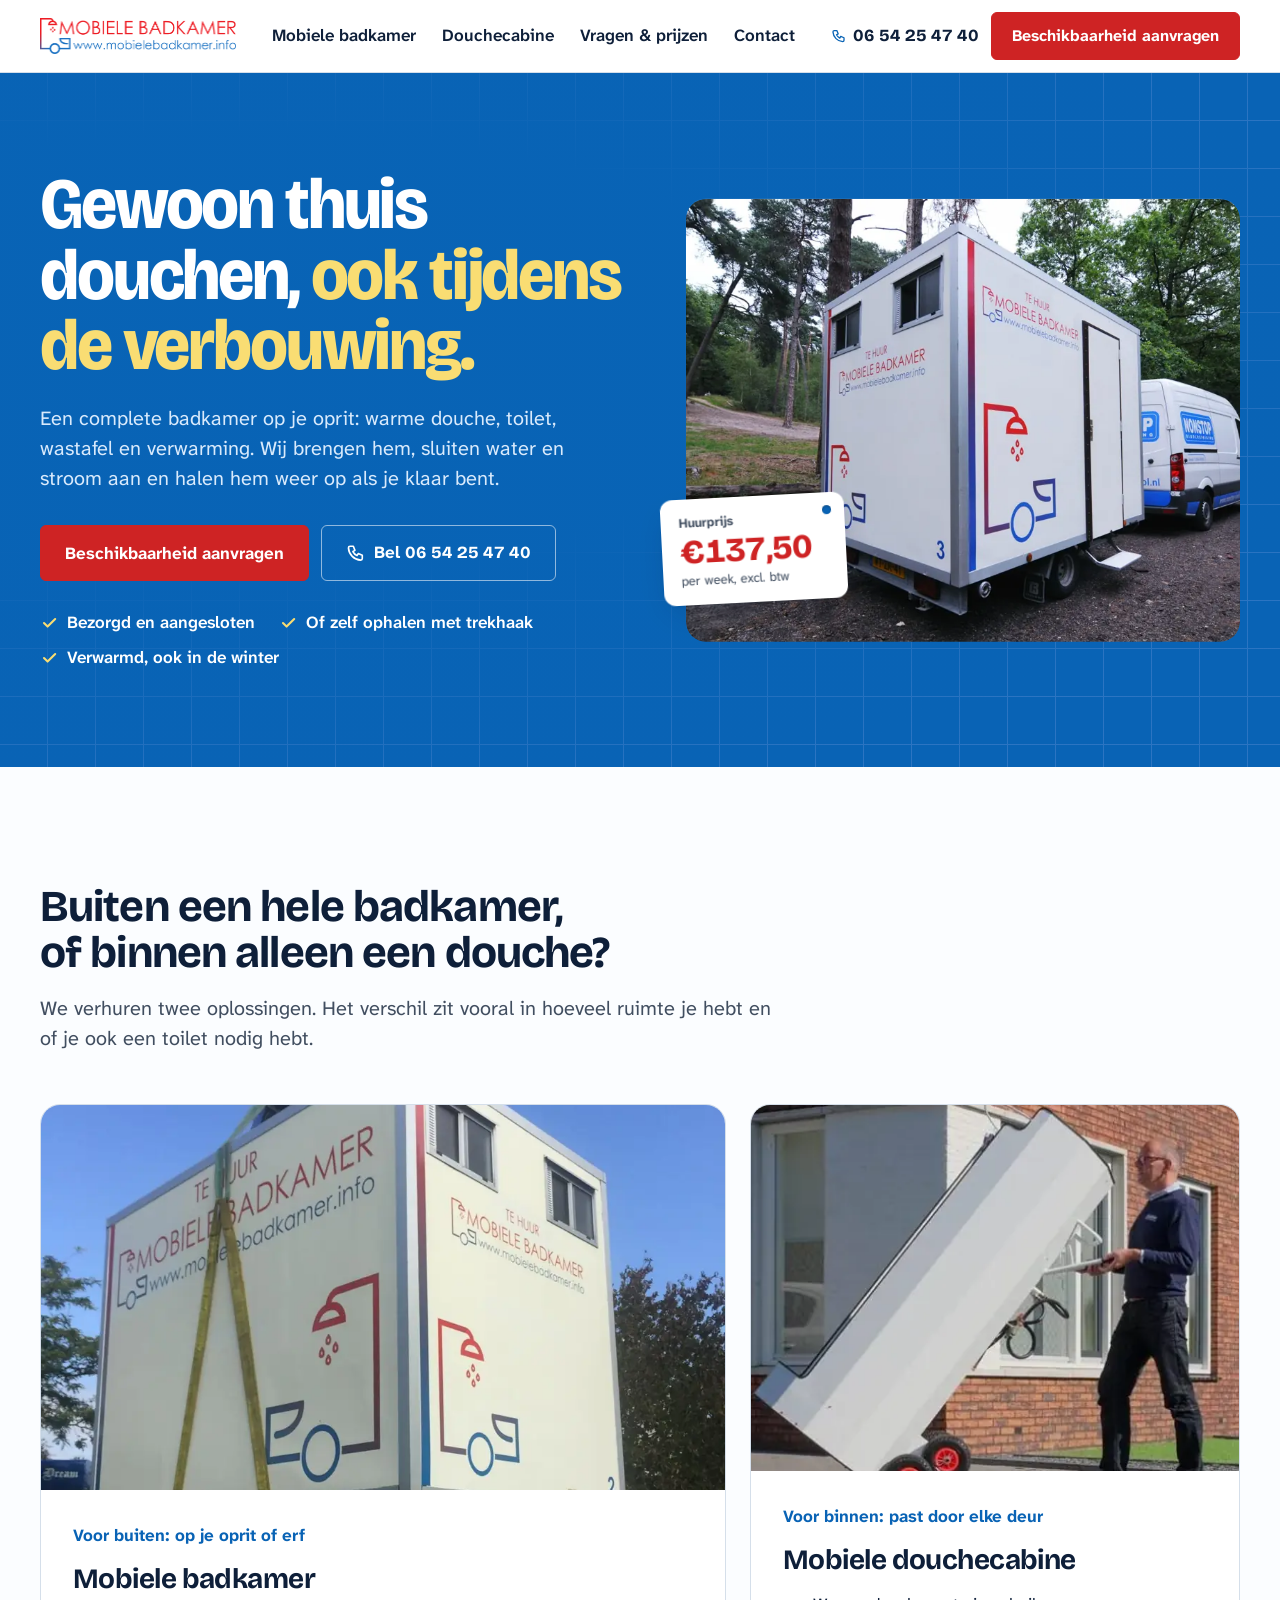
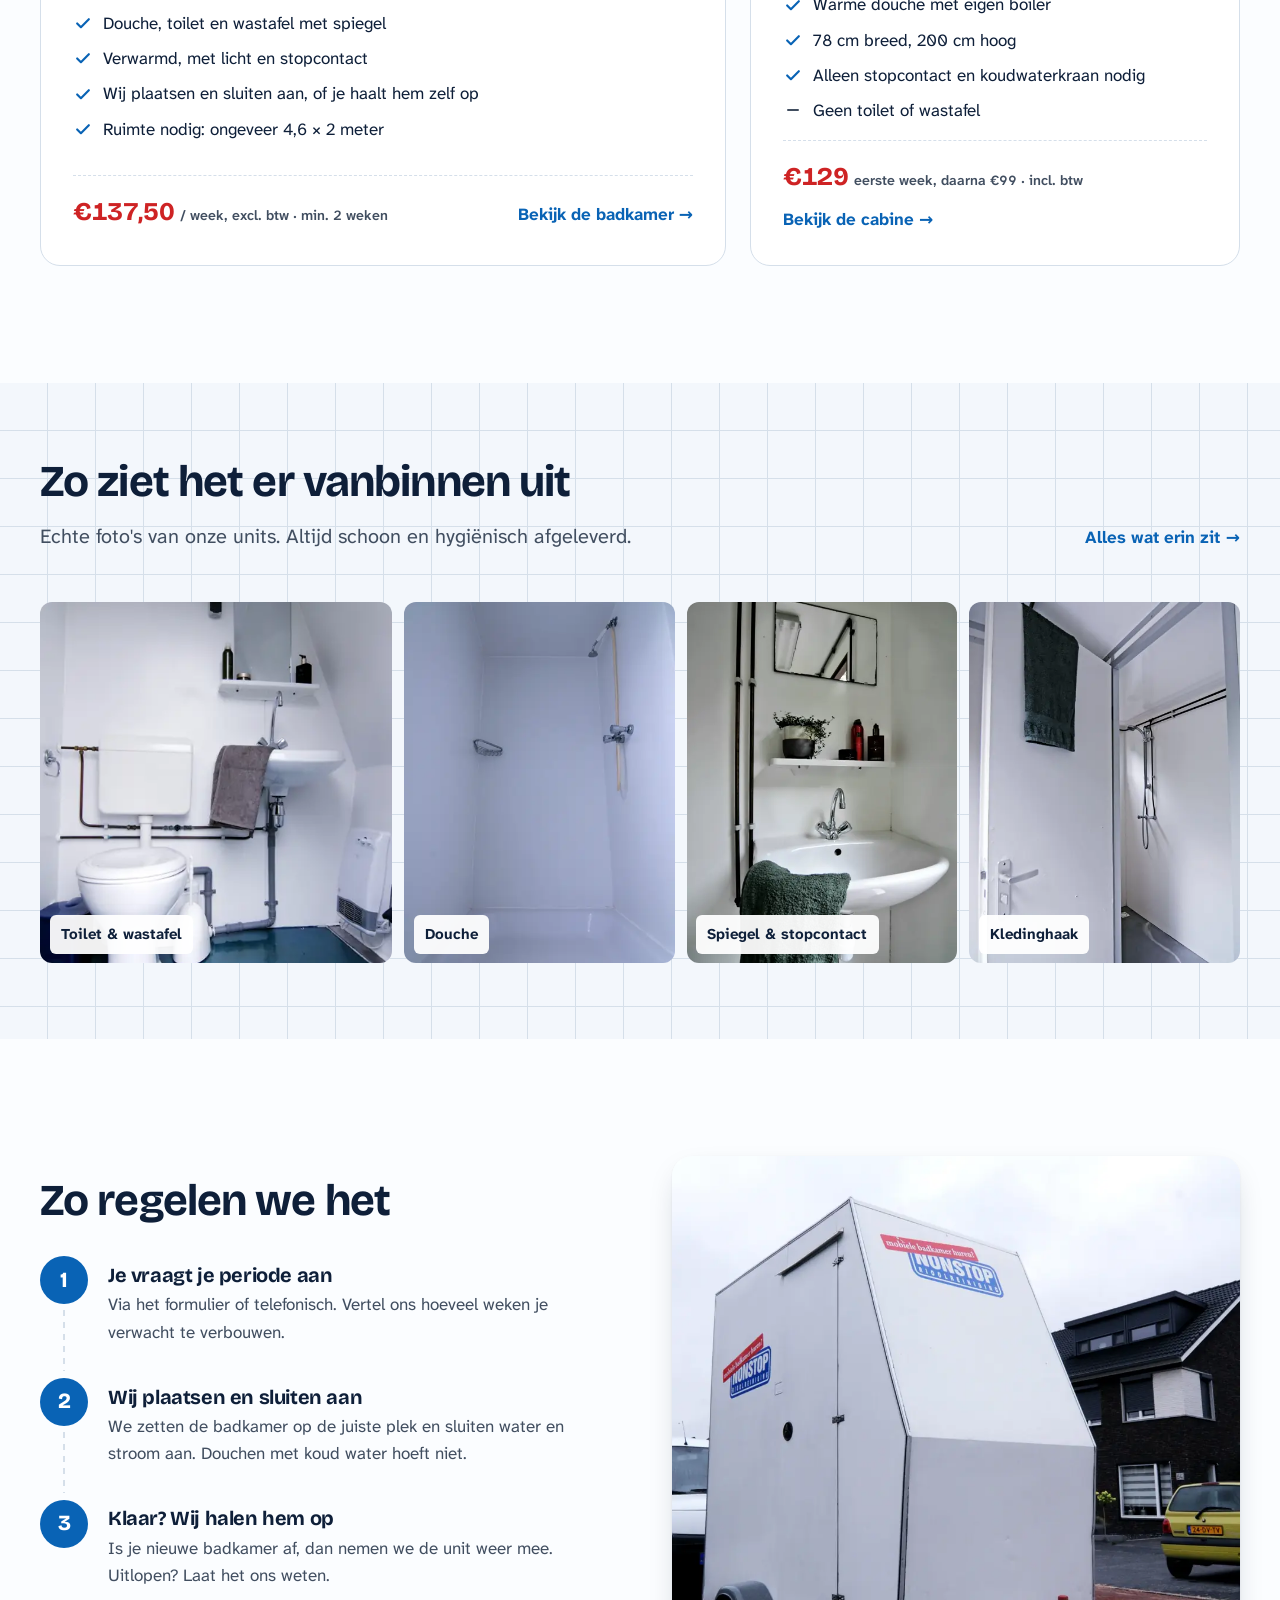
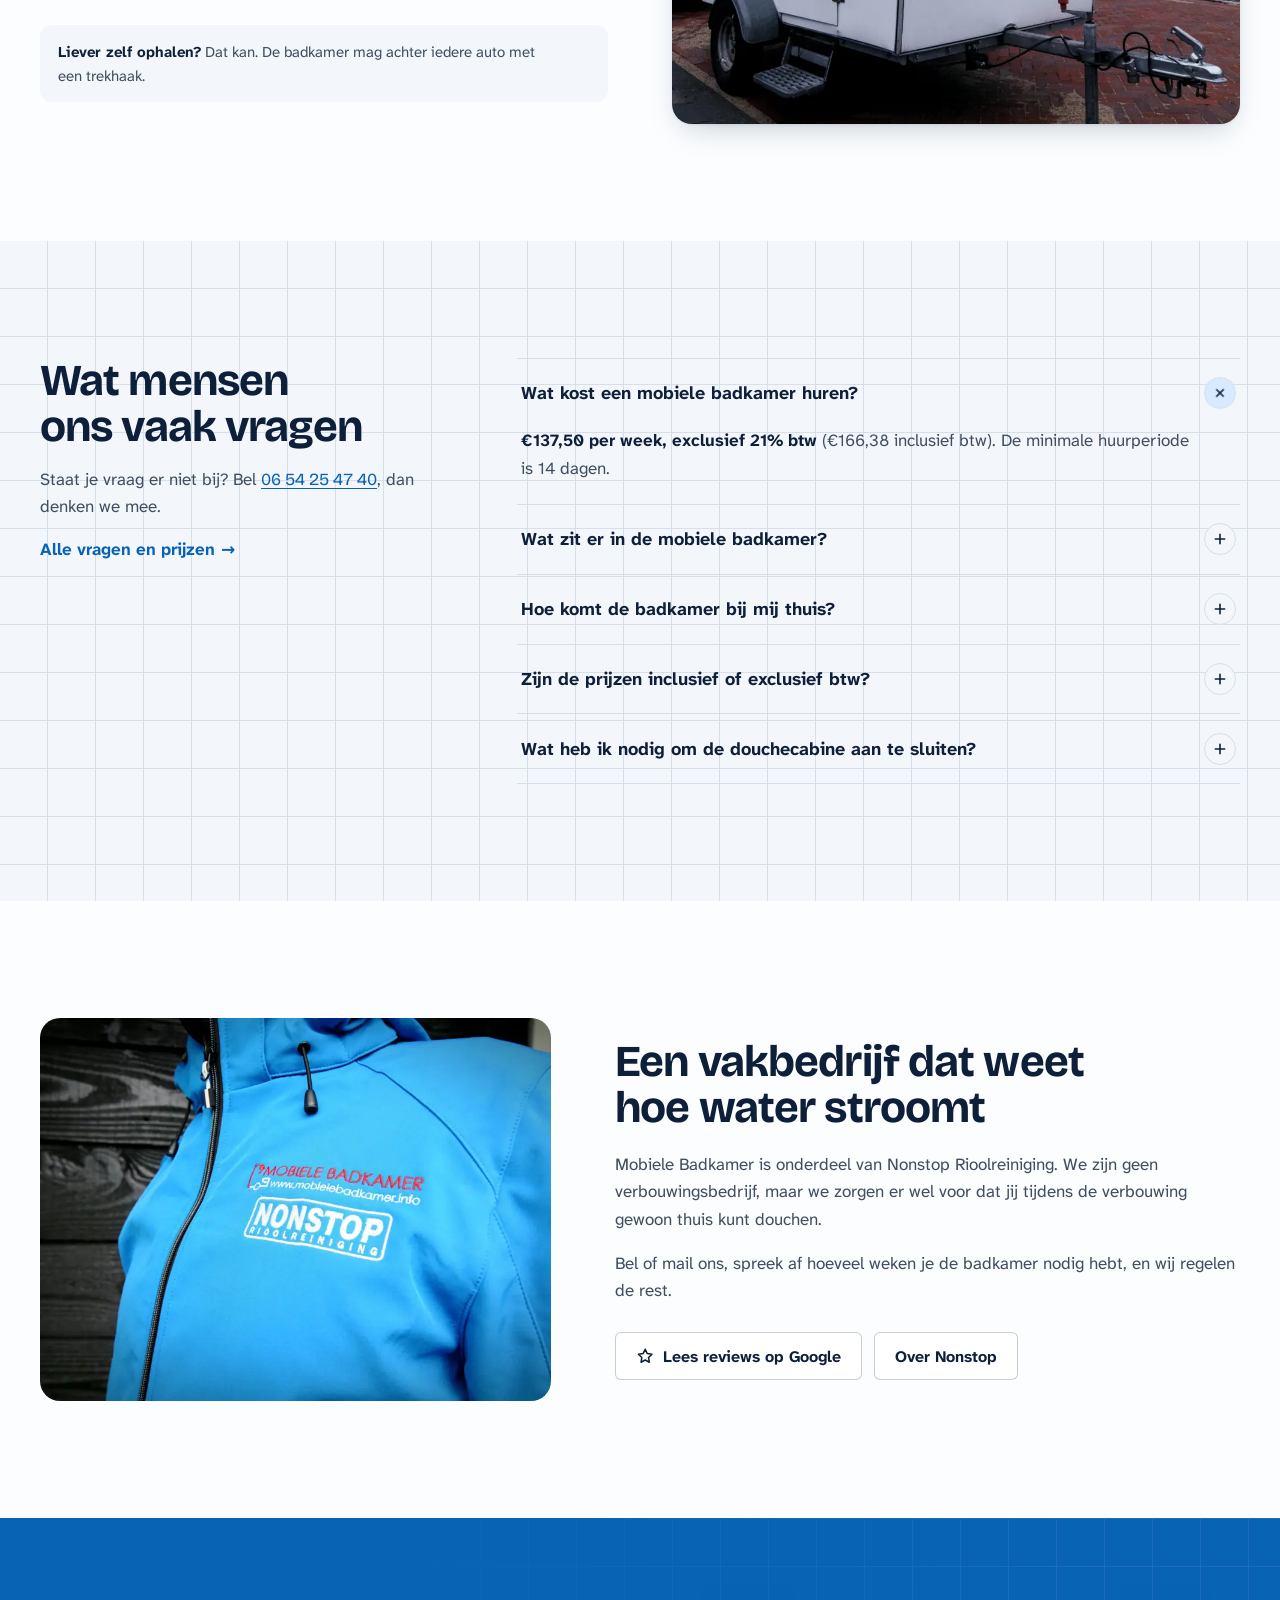
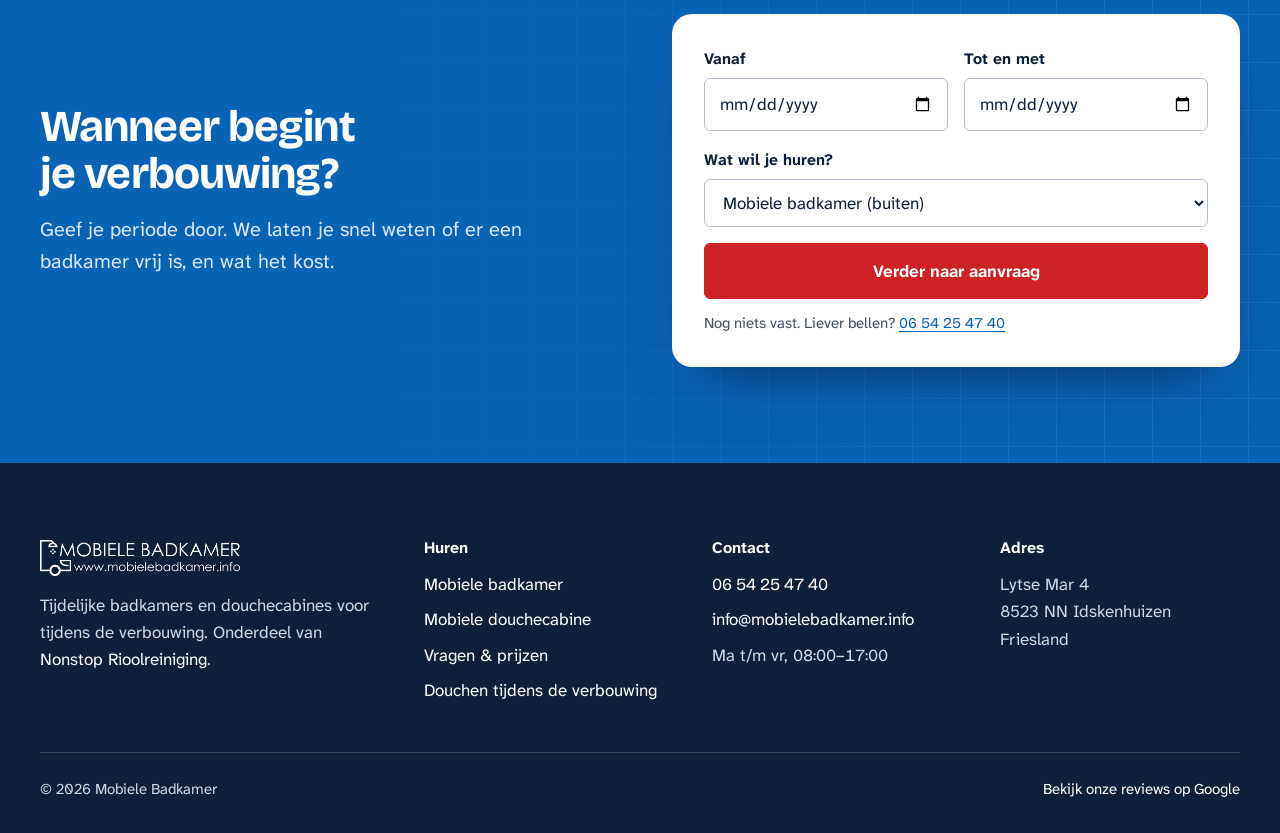
<file: index.html>
<!doctype html>
<html lang="nl">
<head>
<meta charset="utf-8">
<meta name="robots" content="noindex, nofollow">
<meta name="viewport" content="width=device-width, initial-scale=1">
<title>Mobiele badkamer huren tijdens je verbouwing | Mobiele Badkamer</title>
<meta name="description" content="Tijdelijke badkamer op je oprit met douche, toilet, wastafel en verwarming. €137,50 per week excl. btw. Wij bezorgen, sluiten aan en halen op.">
<link rel="canonical" href="https://mobielebadkamer.info/">
<meta property="og:type" content="website">
<meta property="og:locale" content="nl_NL">
<meta property="og:title" content="Mobiele badkamer huren tijdens je verbouwing | Mobiele Badkamer">
<meta property="og:description" content="Tijdelijke badkamer op je oprit met douche, toilet, wastafel en verwarming. €137,50 per week excl. btw. Wij bezorgen, sluiten aan en halen op.">
<meta property="og:url" content="https://mobielebadkamer.info/">
<meta property="og:image" content="https://mobielebadkamer.info/assets/img/badkamer-oprit-og.jpg">
<meta name="theme-color" content="#0963b5">
<link rel="icon" href="assets/img/favicon.png">
<link rel="preload" href="assets/fonts/bricolage.woff2" as="font" type="font/woff2" crossorigin>
<link rel="preload" href="assets/fonts/atkinson.woff2" as="font" type="font/woff2" crossorigin>
<link rel="stylesheet" href="assets/css/site.css">
<script type="application/ld+json">{"@context": "https://schema.org", "@type": "LocalBusiness", "name": "Mobiele Badkamer", "url": "https://mobielebadkamer.info/", "telephone": "+31654254740", "email": "info@mobielebadkamer.info", "image": "https://mobielebadkamer.info/assets/img/badkamer-oprit-og.jpg", "parentOrganization": {"@type": "Organization", "name": "Nonstop Rioolreiniging", "url": "https://nonstop-riool.nl/"}, "address": {"@type": "PostalAddress", "streetAddress": "Lytse Mar 4", "postalCode": "8523 NN", "addressLocality": "Idskenhuizen", "addressRegion": "Friesland", "addressCountry": "NL"}, "openingHoursSpecification": [{"@type": "OpeningHoursSpecification", "dayOfWeek": ["Monday", "Tuesday", "Wednesday", "Thursday", "Friday"], "opens": "08:00", "closes": "17:00"}], "makesOffer": [{"@type": "Offer", "name": "Mobiele badkamer huren", "price": "137.50", "priceCurrency": "EUR", "priceSpecification": {"@type": "UnitPriceSpecification", "price": "137.50", "priceCurrency": "EUR", "unitText": "week", "valueAddedTaxIncluded": false}}, {"@type": "Offer", "name": "Mobiele douchecabine huren", "price": "129.00", "priceCurrency": "EUR", "priceSpecification": {"@type": "UnitPriceSpecification", "price": "129.00", "priceCurrency": "EUR", "unitText": "eerste week", "valueAddedTaxIncluded": true}}]}</script>
<script type="application/ld+json">{"@context": "https://schema.org", "@type": "FAQPage", "mainEntity": [{"@type": "Question", "name": "Wat kost een mobiele badkamer huren?", "acceptedAnswer": {"@type": "Answer", "text": "€137,50 per week, exclusief 21% btw (€166,38 inclusief btw). De minimale huurperiode is 14 dagen."}}, {"@type": "Question", "name": "Wat zit er in de mobiele badkamer?", "acceptedAnswer": {"@type": "Answer", "text": "Een douche met warm water en douchegordijn, een gewoon toilet, een wastafel met spiegel en stopcontact, een elektrische convectorkachel, verlichting en kledinghaakjes."}}, {"@type": "Question", "name": "Hoe komt de badkamer bij mij thuis?", "acceptedAnswer": {"@type": "Answer", "text": "Wij zetten de badkamer op de juiste plek en sluiten water en stroom aan. Na de verbouwing halen we hem weer op. Liever zelf? Je mag hem achter iedere auto met een trekhaak vervoeren."}}, {"@type": "Question", "name": "Zijn de prijzen inclusief of exclusief btw?", "acceptedAnswer": {"@type": "Answer", "text": "De mobiele badkamer is geprijsd exclusief btw, de douchecabine inclusief btw. Op elke pagina staat het er steeds bij."}}, {"@type": "Question", "name": "Wat heb ik nodig om de douchecabine aan te sluiten?", "acceptedAnswer": {"@type": "Answer", "text": "Alleen een stopcontact en een koudwaterkraan. De aan- en afvoerslang krijg je mee; de ingebouwde boiler maakt het water warm en een pompje voert het af."}}]}</script>
</head>
<body class="">
<a class="skip-link" href="#main">Naar de inhoud</a>
<header class="site-header">
  <div class="wrap site-header__inner">
    <a class="brand" href="index.html"><img src="assets/img/logo-kleur.png" width="397" height="71" alt="Mobiele Badkamer, naar de homepage"></a>
    <nav class="nav" aria-label="Hoofdmenu"><ul><li><a href="onze-badkamers/index.html">Mobiele badkamer</a></li><li><a href="mobiele-douchecabines/index.html">Douchecabine</a></li><li><a href="veelgestelde-vragen/index.html">Vragen & prijzen</a></li><li><a href="contact/index.html">Contact</a></li></ul></nav>
    <div class="header-actions">
      <a class="header-phone" href="tel:+31654254740"><svg viewBox="0 0 24 24" fill="none" stroke="currentColor" stroke-width="2" stroke-linecap="round" stroke-linejoin="round" aria-hidden="true"><path d="M5 4h4l2 5-2.5 1.5a11 11 0 0 0 5 5L15 13l5 2v4a2 2 0 0 1-2 2A16 16 0 0 1 3 6a2 2 0 0 1 2-2"/></svg><span class="num">06 54 25 47 40</span><span class="visually-hidden"> (bellen)</span></a>
      <a class="btn btn--primary" href="contact/index.html">Beschikbaarheid aanvragen</a>
      <button class="menu-toggle" type="button" data-menu-open aria-expanded="false" aria-controls="menu"><svg viewBox="0 0 24 24" fill="none" stroke="currentColor" stroke-width="2.2" stroke-linecap="round" aria-hidden="true"><path d="M4 7h16M4 12h16M4 17h16"/></svg>Menu</button>
    </div>
  </div>
</header>
<dialog class="menu-dialog" id="menu" aria-label="Menu">
  <div class="menu-dialog__top">
    <a class="brand" href="index.html"><img src="assets/img/logo-kleur.png" width="397" height="71" alt="Mobiele Badkamer, naar de homepage" style="width:168px"></a>
    <button class="icon-btn" type="button" data-menu-close aria-label="Menu sluiten"><svg viewBox="0 0 24 24" fill="none" stroke="currentColor" stroke-width="2.2" stroke-linecap="round" aria-hidden="true"><path d="M6 6l12 12M18 6 6 18"/></svg></button>
  </div>
  <nav aria-label="Mobiel menu"><ul><li><a href="index.html" aria-current="page">Home <span aria-hidden="true">→</span></a></li><li><a href="onze-badkamers/index.html">Mobiele badkamer <span aria-hidden="true">→</span></a></li><li><a href="mobiele-douchecabines/index.html">Douchecabine <span aria-hidden="true">→</span></a></li><li><a href="veelgestelde-vragen/index.html">Vragen & prijzen <span aria-hidden="true">→</span></a></li><li><a href="contact/index.html">Contact <span aria-hidden="true">→</span></a></li></ul></nav>
  <div class="menu-dialog__cta">
    <a class="btn btn--primary btn--lg" href="contact/index.html">Beschikbaarheid aanvragen</a>
    <a class="btn btn--lg" href="tel:+31654254740"><svg viewBox="0 0 24 24" fill="none" stroke="currentColor" stroke-width="2" stroke-linecap="round" stroke-linejoin="round" aria-hidden="true"><path d="M5 4h4l2 5-2.5 1.5a11 11 0 0 0 5 5L15 13l5 2v4a2 2 0 0 1-2 2A16 16 0 0 1 3 6a2 2 0 0 1 2-2"/></svg>Bel 06 54 25 47 40</a>
    <p class="small muted">Bereikbaar ma t/m vr, 08:00–17:00</p>
  </div>
</dialog>

<main id="main">

<section class="hero" aria-labelledby="hero-title">
  <div class="wrap hero__grid">
    <div class="hero__copy">
      <h1 id="hero-title">Gewoon thuis douchen, <span class="accent">ook tijdens de verbouwing.</span></h1>
      <p class="hero__lead">Een complete badkamer op je oprit: warme douche, toilet, wastafel en verwarming. Wij brengen hem, sluiten water en stroom aan en halen hem weer op als je klaar bent.</p>
      <div class="btn-row">
        <a class="btn btn--primary btn--lg" href="contact/index.html">Beschikbaarheid aanvragen</a>
        <a class="btn btn--on-blue btn--lg" href="tel:+31654254740"><svg viewBox="0 0 24 24" fill="none" stroke="currentColor" stroke-width="2" stroke-linecap="round" stroke-linejoin="round" aria-hidden="true"><path d="M5 4h4l2 5-2.5 1.5a11 11 0 0 0 5 5L15 13l5 2v4a2 2 0 0 1-2 2A16 16 0 0 1 3 6a2 2 0 0 1 2-2"/></svg><span>Bel <span class="num">06 54 25 47 40</span></span></a>
      </div>
      <ul class="checks">
        <li><svg viewBox="0 0 24 24" fill="none" stroke="currentColor" stroke-width="2.6" stroke-linecap="round" stroke-linejoin="round" aria-hidden="true"><path d="m5 12.5 4.5 4.5L19 7.5"/></svg>Bezorgd en aangesloten</li>
        <li><svg viewBox="0 0 24 24" fill="none" stroke="currentColor" stroke-width="2.6" stroke-linecap="round" stroke-linejoin="round" aria-hidden="true"><path d="m5 12.5 4.5 4.5L19 7.5"/></svg>Of zelf ophalen met trekhaak</li>
        <li><svg viewBox="0 0 24 24" fill="none" stroke="currentColor" stroke-width="2.6" stroke-linecap="round" stroke-linejoin="round" aria-hidden="true"><path d="m5 12.5 4.5 4.5L19 7.5"/></svg>Verwarmd, ook in de winter</li>
      </ul>
    </div>
    <div class="hero__media">
      <div class="hero__photo"><img src="assets/img/badkamer-oprit-960.webp" srcset="assets/img/badkamer-oprit-480.webp 480w, assets/img/badkamer-oprit-960.webp 960w, assets/img/badkamer-oprit-1600.webp 1600w" sizes="(max-width: 860px) 100vw, 46vw" width="1600" height="1063" alt="De mobiele badkamer op wielen, klaar om bij je thuis neergezet te worden" loading="eager" fetchpriority="high"></div>
      <p class="price-tag" aria-label="Prijs: 137 euro 50 per week, exclusief btw">
        <span class="price-tag__label">Huurprijs</span>
        <span class="price-tag__amount">€137,50</span>
        <span class="price-tag__note">per week, excl. btw</span>
      </p>
    </div>
  </div>
</section>

<section class="section" aria-labelledby="choose-title">
  <div class="wrap">
    <div class="section-head">
      <h2 id="choose-title">Buiten een hele badkamer, of binnen alleen een douche?</h2>
      <p class="lead">We verhuren twee oplossingen. Het verschil zit vooral in hoeveel ruimte je hebt en of je ook een toilet nodig hebt.</p>
    </div>
    <div class="chooser reveal-stagger">
      <article class="option">
        <div class="option__media"><img src="assets/img/badkamer-kraan-960.webp" srcset="assets/img/badkamer-kraan-480.webp 480w, assets/img/badkamer-kraan-960.webp 960w" sizes="(max-width: 860px) 92vw, 44rem" width="960" height="960" alt="Een mobiele badkamer met het Mobiele Badkamer-logo wordt geplaatst" loading="lazy" decoding="async"></div>
        <div class="option__body">
          <p class="option__where">Voor buiten: op je oprit of erf</p>
          <h3><a href="onze-badkamers/index.html">Mobiele badkamer</a></h3>
          <ul class="facts">
            <li><svg viewBox="0 0 24 24" fill="none" stroke="currentColor" stroke-width="2.6" stroke-linecap="round" stroke-linejoin="round" aria-hidden="true"><path d="m5 12.5 4.5 4.5L19 7.5"/></svg><span>Douche, toilet en wastafel met spiegel</span></li>
            <li><svg viewBox="0 0 24 24" fill="none" stroke="currentColor" stroke-width="2.6" stroke-linecap="round" stroke-linejoin="round" aria-hidden="true"><path d="m5 12.5 4.5 4.5L19 7.5"/></svg><span>Verwarmd, met licht en stopcontact</span></li>
            <li><svg viewBox="0 0 24 24" fill="none" stroke="currentColor" stroke-width="2.6" stroke-linecap="round" stroke-linejoin="round" aria-hidden="true"><path d="m5 12.5 4.5 4.5L19 7.5"/></svg><span>Wij plaatsen en sluiten aan, of je haalt hem zelf op</span></li>
            <li><svg viewBox="0 0 24 24" fill="none" stroke="currentColor" stroke-width="2.6" stroke-linecap="round" stroke-linejoin="round" aria-hidden="true"><path d="m5 12.5 4.5 4.5L19 7.5"/></svg><span>Ruimte nodig: ongeveer 4,6 × 2 meter</span></li>
          </ul>
          <div class="option__foot">
            <span class="option__price num">€137,50 <small>/ week, excl. btw · min. 2 weken</small></span>
            <span class="option__more" aria-hidden="true">Bekijk de badkamer →</span>
          </div>
        </div>
      </article>
      <article class="option option--alt">
        <div class="option__media"><img src="assets/img/cabine-vierkant-480.webp" srcset="assets/img/cabine-vierkant-480.webp 480w" sizes="(max-width: 860px) 92vw, 32rem" width="480" height="480" alt="De mobiele douchecabine wordt op wieltjes naar binnen gereden" loading="lazy" decoding="async"></div>
        <div class="option__body">
          <p class="option__where">Voor binnen: past door elke deur</p>
          <h3><a href="mobiele-douchecabines/index.html">Mobiele douchecabine</a></h3>
          <ul class="facts">
            <li><svg viewBox="0 0 24 24" fill="none" stroke="currentColor" stroke-width="2.6" stroke-linecap="round" stroke-linejoin="round" aria-hidden="true"><path d="m5 12.5 4.5 4.5L19 7.5"/></svg><span>Warme douche met eigen boiler</span></li>
            <li><svg viewBox="0 0 24 24" fill="none" stroke="currentColor" stroke-width="2.6" stroke-linecap="round" stroke-linejoin="round" aria-hidden="true"><path d="m5 12.5 4.5 4.5L19 7.5"/></svg><span>78 cm breed, 200 cm hoog</span></li>
            <li><svg viewBox="0 0 24 24" fill="none" stroke="currentColor" stroke-width="2.6" stroke-linecap="round" stroke-linejoin="round" aria-hidden="true"><path d="m5 12.5 4.5 4.5L19 7.5"/></svg><span>Alleen stopcontact en koudwaterkraan nodig</span></li>
            <li class="no"><svg viewBox="0 0 24 24" fill="none" stroke="currentColor" stroke-width="2.4" stroke-linecap="round" aria-hidden="true"><path d="M6 12h12"/></svg><span>Geen toilet of wastafel</span></li>
          </ul>
          <div class="option__foot">
            <span class="option__price num">€129 <small>eerste week, daarna €99 · incl. btw</small></span>
            <span class="option__more" aria-hidden="true">Bekijk de cabine →</span>
          </div>
        </div>
      </article>
    </div>
  </div>
</section>

<section class="section section--tight tiles" aria-labelledby="peek-title">
  <div class="wrap">
    <div class="section-head section-head--split">
      <div>
        <h2 id="peek-title">Zo ziet het er vanbinnen uit</h2>
        <p class="lead" style="margin-top:1rem">Echte foto's van onze units. Altijd schoon en hygiënisch afgeleverd.</p>
      </div>
      <a class="link-arrow" href="onze-badkamers/index.html#binnenkant">Alles wat erin zit</a>
    </div>
    <div class="peek reveal-stagger">
      <figure><img src="assets/img/interieur-toilet-wastafel-960.webp" srcset="assets/img/interieur-toilet-wastafel-480.webp 480w, assets/img/interieur-toilet-wastafel-960.webp 960w, assets/img/interieur-toilet-wastafel-1600.webp 1600w" sizes="(max-width: 860px) 72vw, 22rem" width="1561" height="2560" alt="Toilet en wastafel met spiegel" loading="lazy" decoding="async"><figcaption>Toilet &amp; wastafel</figcaption></figure>
      <figure><img src="assets/img/interieur-douche-960.webp" srcset="assets/img/interieur-douche-480.webp 480w, assets/img/interieur-douche-960.webp 960w, assets/img/interieur-douche-1600.webp 1600w" sizes="(max-width: 860px) 72vw, 17rem" width="1600" height="2409" alt="Douchehoek met douchekop en zeephouder" loading="lazy" decoding="async"><figcaption>Douche</figcaption></figure>
      <figure><img src="assets/img/interieur-wastafel-960.webp" srcset="assets/img/interieur-wastafel-480.webp 480w, assets/img/interieur-wastafel-960.webp 960w, assets/img/interieur-wastafel-1600.webp 1600w" sizes="(max-width: 860px) 72vw, 17rem" width="1600" height="2409" alt="Wastafel met spiegel, plankje en handdoek" loading="lazy" decoding="async"><figcaption>Spiegel &amp; stopcontact</figcaption></figure>
      <figure><img src="assets/img/interieur-deur-960.webp" srcset="assets/img/interieur-deur-480.webp 480w, assets/img/interieur-deur-960.webp 960w, assets/img/interieur-deur-1600.webp 1600w" sizes="(max-width: 860px) 72vw, 17rem" width="1600" height="2409" alt="Kledinghaak en douchegordijn bij de deur" loading="lazy" decoding="async"><figcaption>Kledinghaak</figcaption></figure>
    </div>
  </div>
</section>

<section class="section" aria-labelledby="how-title">
  <div class="wrap how">
    <div>
      <h2 id="how-title" style="font-size:var(--step-3)">Zo regelen we het</h2>
      <ol class="steps">
        <li><div><h3>Je vraagt je periode aan</h3><p>Via het formulier of telefonisch. Vertel ons hoeveel weken je verwacht te verbouwen.</p></div></li>
        <li><div><h3>Wij plaatsen en sluiten aan</h3><p>We zetten de badkamer op de juiste plek en sluiten water en stroom aan. Douchen met koud water hoeft niet.</p></div></li>
        <li><div><h3>Klaar? Wij halen hem op</h3><p>Is je nieuwe badkamer af, dan nemen we de unit weer mee. Uitlopen? Laat het ons weten.</p></div></li>
      </ol>
      <p class="footnote"><strong>Liever zelf ophalen?</strong> Dat kan. De badkamer mag achter iedere auto met een trekhaak.</p>
    </div>
    <div class="how__media"><img src="assets/img/badkamer-straat-960.webp" srcset="assets/img/badkamer-straat-480.webp 480w, assets/img/badkamer-straat-960.webp 960w, assets/img/badkamer-straat-1600.webp 1600w" sizes="(max-width: 860px) 92vw, 36rem" width="1600" height="2163" alt="Mobiele badkamer met dissel, geparkeerd voor een woning" loading="lazy" decoding="async"></div>
  </div>
</section>

<section class="section tiles" aria-labelledby="faq-title">
  <div class="wrap faq-layout">
    <div class="section-head">
      <h2 id="faq-title">Wat mensen ons vaak vragen</h2>
      <p class="muted">Staat je vraag er niet bij? Bel <a href="tel:+31654254740" class="num">06 54 25 47 40</a>, dan denken we mee.</p>
      <a class="link-arrow" href="veelgestelde-vragen/index.html">Alle vragen en prijzen</a>
    </div>
    <div class="faq">
<details open><summary><span>Wat kost een mobiele badkamer huren?</span><span class="pm"><svg viewBox="0 0 24 24" fill="none" stroke="currentColor" stroke-width="2.4" stroke-linecap="round" aria-hidden="true"><path d="M12 5v14M5 12h14"/></svg></span></summary><div class="answer"><p><strong>€137,50 per week, exclusief 21% btw</strong> (€166,38 inclusief btw). De minimale huurperiode is 14 dagen.</p></div></details>
<details><summary><span>Wat zit er in de mobiele badkamer?</span><span class="pm"><svg viewBox="0 0 24 24" fill="none" stroke="currentColor" stroke-width="2.4" stroke-linecap="round" aria-hidden="true"><path d="M12 5v14M5 12h14"/></svg></span></summary><div class="answer"><p>Een douche met warm water en douchegordijn, een gewoon toilet, een wastafel met spiegel en stopcontact, een elektrische convectorkachel, verlichting en kledinghaakjes.</p></div></details>
<details><summary><span>Hoe komt de badkamer bij mij thuis?</span><span class="pm"><svg viewBox="0 0 24 24" fill="none" stroke="currentColor" stroke-width="2.4" stroke-linecap="round" aria-hidden="true"><path d="M12 5v14M5 12h14"/></svg></span></summary><div class="answer"><p>Wij zetten de badkamer op de juiste plek en sluiten water en stroom aan. Na de verbouwing halen we hem weer op. Liever zelf? Je mag hem achter iedere auto met een trekhaak vervoeren.</p></div></details>
<details><summary><span>Zijn de prijzen inclusief of exclusief btw?</span><span class="pm"><svg viewBox="0 0 24 24" fill="none" stroke="currentColor" stroke-width="2.4" stroke-linecap="round" aria-hidden="true"><path d="M12 5v14M5 12h14"/></svg></span></summary><div class="answer"><p>De mobiele badkamer is geprijsd <strong>exclusief</strong> btw, de douchecabine <strong>inclusief</strong> btw. Op elke pagina staat het er steeds bij.</p></div></details>
<details><summary><span>Wat heb ik nodig om de douchecabine aan te sluiten?</span><span class="pm"><svg viewBox="0 0 24 24" fill="none" stroke="currentColor" stroke-width="2.4" stroke-linecap="round" aria-hidden="true"><path d="M12 5v14M5 12h14"/></svg></span></summary><div class="answer"><p>Alleen een stopcontact en een koudwaterkraan. De aan- en afvoerslang krijg je mee; de ingebouwde boiler maakt het water warm en een pompje voert het af.</p></div></details>
</div>
  </div>
</section>

<section class="section" aria-labelledby="about-title">
  <div class="wrap about">
    <div class="about__media"><img src="assets/img/nonstop-jas-960.webp" srcset="assets/img/nonstop-jas-480.webp 480w, assets/img/nonstop-jas-960.webp 960w, assets/img/nonstop-jas-1600.webp 1600w" sizes="(max-width: 860px) 92vw, 32rem" width="1600" height="1063" alt="Medewerker in een jas met de logo’s van Mobiele Badkamer en Nonstop Rioolreiniging" loading="lazy" decoding="async"></div>
    <div>
      <h2 id="about-title">Een vakbedrijf dat weet hoe water stroomt</h2>
      <div class="prose">
        <p>Mobiele Badkamer is onderdeel van Nonstop Rioolreiniging. We zijn geen verbouwingsbedrijf, maar we zorgen er wel voor dat jij tijdens de verbouwing gewoon thuis kunt douchen.</p>
        <p>Bel of mail ons, spreek af hoeveel weken je de badkamer nodig hebt, en wij regelen de rest.</p>
      </div>
      <div class="btn-row">
        <a class="btn" href="https://www.google.com/maps/place/Mobiele+Badkamer+-+Een+tijdelijke+mobiele+badkamer+huren%3F+Wij+bieden+interessante+opties!/@52.9297283,5.705707,15z/data=!4m6!3m5!1s0x47b8089ed1d982dd:0xed24cf59d8aee0cb!8m2!3d52.9297283!4d5.705707!16s%2Fg%2F11bzywgtc5"><svg viewBox="0 0 24 24" fill="none" stroke="currentColor" stroke-width="2" stroke-linejoin="round" aria-hidden="true"><path d="m12 3 2.7 5.6 6.1.9-4.4 4.3 1 6.1L12 17l-5.4 2.9 1-6.1L3.2 9.5l6.1-.9z"/></svg>Lees reviews op Google</a>
        <a class="btn" href="https://nonstop-riool.nl/">Over Nonstop</a>
      </div>
    </div>
  </div>
</section>

<section class="band" aria-labelledby="band-title">
  <div class="wrap band__inner">
    <div>
      <h2 id="band-title">Wanneer begint je verbouwing?</h2>
      <p>Geef je periode door. We laten je snel weten of er een badkamer vrij is, en wat het kost.</p>
    </div>
    <form class="quick-form" action="contact/index.html" method="get" data-quick>
      <div class="field"><label for="q-vanaf">Vanaf</label><input id="q-vanaf" name="vanaf" type="date" required></div>
      <div class="field"><label for="q-tot">Tot en met</label><input id="q-tot" name="tot" type="date" required></div>
      <div class="field field--full"><label for="q-product">Wat wil je huren?</label>
        <select id="q-product" name="product"><option value="badkamer">Mobiele badkamer (buiten)</option><option value="douchecabine">Mobiele douchecabine (binnen)</option></select></div>
      <button class="btn btn--primary btn--lg" type="submit">Verder naar aanvraag</button>
      <p class="hint">Nog niets vast. Liever bellen? <a href="tel:+31654254740" class="num">06 54 25 47 40</a></p>
    </form>
  </div>
</section>

</main>

<footer class="site-footer">
  <div class="wrap">
    <div class="footer-grid">
      <div class="footer-brand">
        <img src="assets/img/logo-wit.png" width="397" height="71" alt="Mobiele Badkamer" loading="lazy">
        <p>Tijdelijke badkamers en douchecabines voor tijdens de verbouwing. Onderdeel van <a href="https://nonstop-riool.nl/">Nonstop Rioolreiniging</a>.</p>
      </div>
      <div>
        <h2>Huren</h2>
        <ul>
          <li><a href="onze-badkamers/index.html">Mobiele badkamer</a></li>
          <li><a href="mobiele-douchecabines/index.html">Mobiele douchecabine</a></li>
          <li><a href="veelgestelde-vragen/index.html">Vragen &amp; prijzen</a></li>
          <li><a href="douchen-tijdens-verbouwing-badkamer/index.html">Douchen tijdens de verbouwing</a></li>
        </ul>
      </div>
      <div>
        <h2>Contact</h2>
        <ul>
          <li><a href="tel:+31654254740" class="num">06 54 25 47 40</a></li>
          <li><a href="mailto:info@mobielebadkamer.info">info@mobielebadkamer.info</a></li>
          <li>Ma t/m vr, <span class="num">08:00–17:00</span></li>
        </ul>
      </div>
      <div>
        <h2>Adres</h2>
        <address style="font-style:normal">Lytse Mar 4<br>8523 NN Idskenhuizen<br>Friesland</address>
      </div>
    </div>
    <div class="footer-bottom">
      <span>© 2026 Mobiele Badkamer</span>
      <a href="https://www.google.com/maps/place/Mobiele+Badkamer+-+Een+tijdelijke+mobiele+badkamer+huren%3F+Wij+bieden+interessante+opties!/@52.9297283,5.705707,15z/data=!4m6!3m5!1s0x47b8089ed1d982dd:0xed24cf59d8aee0cb!8m2!3d52.9297283!4d5.705707!16s%2Fg%2F11bzywgtc5">Bekijk onze reviews op Google</a>
    </div>
  </div>
</footer>

<div class="action-bar" aria-label="Snelle acties">
  <a class="btn" href="tel:+31654254740"><svg viewBox="0 0 24 24" fill="none" stroke="currentColor" stroke-width="2" stroke-linecap="round" stroke-linejoin="round" aria-hidden="true"><path d="M5 4h4l2 5-2.5 1.5a11 11 0 0 0 5 5L15 13l5 2v4a2 2 0 0 1-2 2A16 16 0 0 1 3 6a2 2 0 0 1 2-2"/></svg>Bellen</a>
  <a class="btn btn--primary" href="contact/index.html">Aanvragen</a>
</div>
<script src="assets/js/site.js" defer></script>
</body>
</html>
</file>
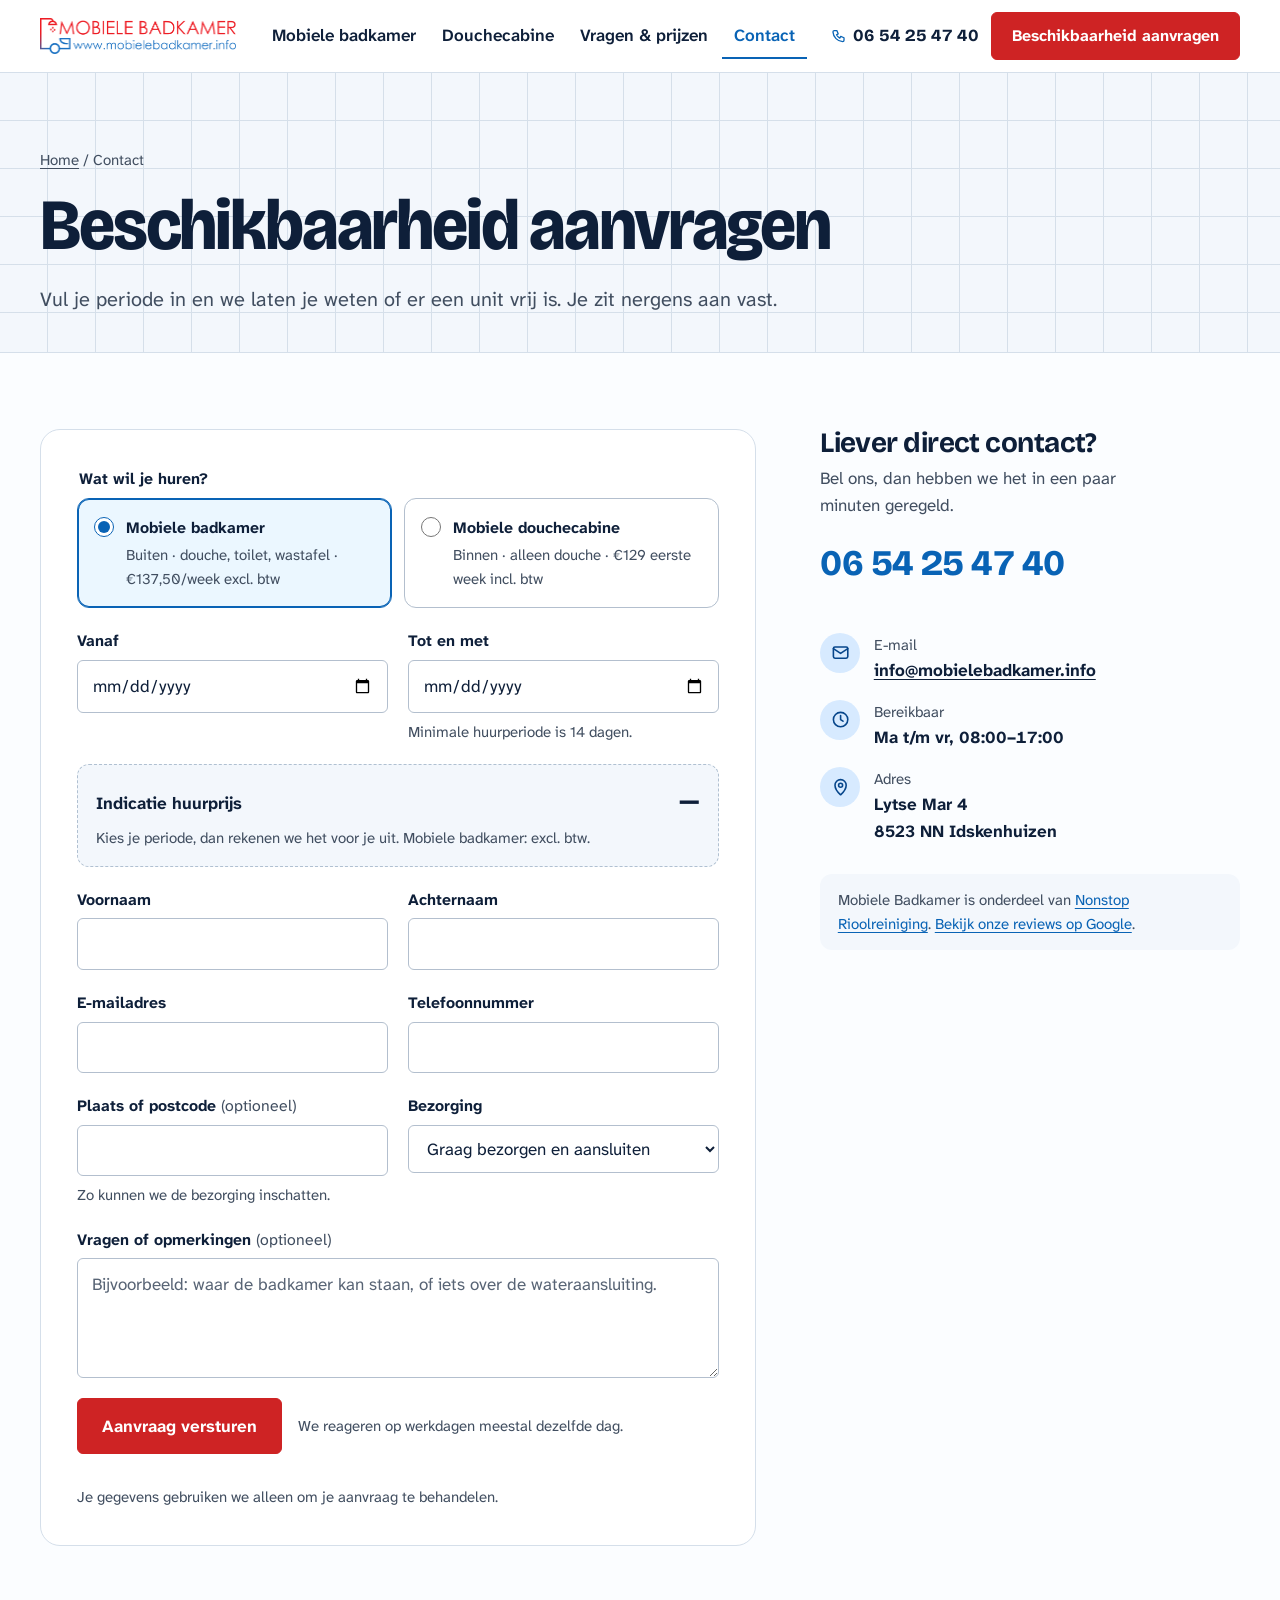
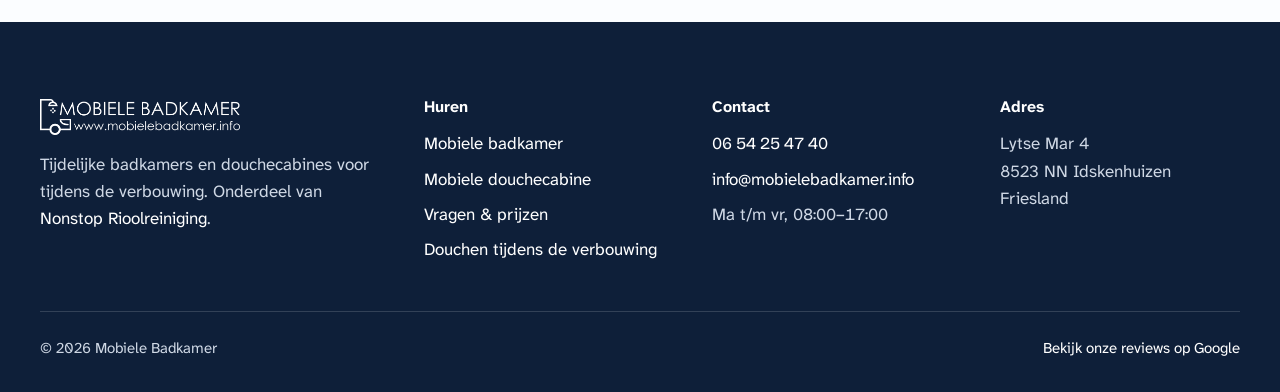
<file: contact/index.html>
<!doctype html>
<html lang="nl">
<head>
<meta charset="utf-8">
<meta name="robots" content="noindex, nofollow">
<meta name="viewport" content="width=device-width, initial-scale=1">
<title>Beschikbaarheid aanvragen | Mobiele Badkamer</title>
<meta name="description" content="Vraag een mobiele badkamer of douchecabine aan voor jouw periode, of bel 06 54 25 47 40. Bereikbaar op werkdagen van 08:00 tot 17:00.">
<link rel="canonical" href="https://mobielebadkamer.info/contact/">
<meta property="og:type" content="website">
<meta property="og:locale" content="nl_NL">
<meta property="og:title" content="Beschikbaarheid aanvragen | Mobiele Badkamer">
<meta property="og:description" content="Vraag een mobiele badkamer of douchecabine aan voor jouw periode, of bel 06 54 25 47 40. Bereikbaar op werkdagen van 08:00 tot 17:00.">
<meta property="og:url" content="https://mobielebadkamer.info/contact/">
<meta property="og:image" content="https://mobielebadkamer.info/assets/img/badkamer-oprit-og.jpg">
<meta name="theme-color" content="#0963b5">
<link rel="icon" href="../assets/img/favicon.png">
<link rel="preload" href="../assets/fonts/bricolage.woff2" as="font" type="font/woff2" crossorigin>
<link rel="preload" href="../assets/fonts/atkinson.woff2" as="font" type="font/woff2" crossorigin>
<link rel="stylesheet" href="../assets/css/site.css">
<script type="application/ld+json">{"@context": "https://schema.org", "@type": "LocalBusiness", "name": "Mobiele Badkamer", "url": "https://mobielebadkamer.info/", "telephone": "+31654254740", "email": "info@mobielebadkamer.info", "image": "https://mobielebadkamer.info/assets/img/badkamer-oprit-og.jpg", "parentOrganization": {"@type": "Organization", "name": "Nonstop Rioolreiniging", "url": "https://nonstop-riool.nl/"}, "address": {"@type": "PostalAddress", "streetAddress": "Lytse Mar 4", "postalCode": "8523 NN", "addressLocality": "Idskenhuizen", "addressRegion": "Friesland", "addressCountry": "NL"}, "openingHoursSpecification": [{"@type": "OpeningHoursSpecification", "dayOfWeek": ["Monday", "Tuesday", "Wednesday", "Thursday", "Friday"], "opens": "08:00", "closes": "17:00"}], "makesOffer": [{"@type": "Offer", "name": "Mobiele badkamer huren", "price": "137.50", "priceCurrency": "EUR", "priceSpecification": {"@type": "UnitPriceSpecification", "price": "137.50", "priceCurrency": "EUR", "unitText": "week", "valueAddedTaxIncluded": false}}, {"@type": "Offer", "name": "Mobiele douchecabine huren", "price": "129.00", "priceCurrency": "EUR", "priceSpecification": {"@type": "UnitPriceSpecification", "price": "129.00", "priceCurrency": "EUR", "unitText": "eerste week", "valueAddedTaxIncluded": true}}]}</script>
</head>
<body class="is-contact">
<a class="skip-link" href="#main">Naar de inhoud</a>
<header class="site-header">
  <div class="wrap site-header__inner">
    <a class="brand" href="../index.html"><img src="../assets/img/logo-kleur.png" width="397" height="71" alt="Mobiele Badkamer, naar de homepage"></a>
    <nav class="nav" aria-label="Hoofdmenu"><ul><li><a href="../onze-badkamers/index.html">Mobiele badkamer</a></li><li><a href="../mobiele-douchecabines/index.html">Douchecabine</a></li><li><a href="../veelgestelde-vragen/index.html">Vragen & prijzen</a></li><li><a href="../contact/index.html" aria-current="page">Contact</a></li></ul></nav>
    <div class="header-actions">
      <a class="header-phone" href="tel:+31654254740"><svg viewBox="0 0 24 24" fill="none" stroke="currentColor" stroke-width="2" stroke-linecap="round" stroke-linejoin="round" aria-hidden="true"><path d="M5 4h4l2 5-2.5 1.5a11 11 0 0 0 5 5L15 13l5 2v4a2 2 0 0 1-2 2A16 16 0 0 1 3 6a2 2 0 0 1 2-2"/></svg><span class="num">06 54 25 47 40</span><span class="visually-hidden"> (bellen)</span></a>
      <a class="btn btn--primary" href="../contact/index.html">Beschikbaarheid aanvragen</a>
      <button class="menu-toggle" type="button" data-menu-open aria-expanded="false" aria-controls="menu"><svg viewBox="0 0 24 24" fill="none" stroke="currentColor" stroke-width="2.2" stroke-linecap="round" aria-hidden="true"><path d="M4 7h16M4 12h16M4 17h16"/></svg>Menu</button>
    </div>
  </div>
</header>
<dialog class="menu-dialog" id="menu" aria-label="Menu">
  <div class="menu-dialog__top">
    <a class="brand" href="../index.html"><img src="../assets/img/logo-kleur.png" width="397" height="71" alt="Mobiele Badkamer, naar de homepage" style="width:168px"></a>
    <button class="icon-btn" type="button" data-menu-close aria-label="Menu sluiten"><svg viewBox="0 0 24 24" fill="none" stroke="currentColor" stroke-width="2.2" stroke-linecap="round" aria-hidden="true"><path d="M6 6l12 12M18 6 6 18"/></svg></button>
  </div>
  <nav aria-label="Mobiel menu"><ul><li><a href="../index.html">Home <span aria-hidden="true">→</span></a></li><li><a href="../onze-badkamers/index.html">Mobiele badkamer <span aria-hidden="true">→</span></a></li><li><a href="../mobiele-douchecabines/index.html">Douchecabine <span aria-hidden="true">→</span></a></li><li><a href="../veelgestelde-vragen/index.html">Vragen & prijzen <span aria-hidden="true">→</span></a></li><li><a href="../contact/index.html" aria-current="page">Contact <span aria-hidden="true">→</span></a></li></ul></nav>
  <div class="menu-dialog__cta">
    <a class="btn btn--primary btn--lg" href="../contact/index.html">Beschikbaarheid aanvragen</a>
    <a class="btn btn--lg" href="tel:+31654254740"><svg viewBox="0 0 24 24" fill="none" stroke="currentColor" stroke-width="2" stroke-linecap="round" stroke-linejoin="round" aria-hidden="true"><path d="M5 4h4l2 5-2.5 1.5a11 11 0 0 0 5 5L15 13l5 2v4a2 2 0 0 1-2 2A16 16 0 0 1 3 6a2 2 0 0 1 2-2"/></svg>Bel 06 54 25 47 40</a>
    <p class="small muted">Bereikbaar ma t/m vr, 08:00–17:00</p>
  </div>
</dialog>

<main id="main">

<section class="page-hero tiles" style="padding-bottom:clamp(1.5rem,3vw,2.5rem)">
  <div class="wrap">
    <nav class="crumbs" aria-label="Kruimelpad"><a href="../index.html">Home</a> / Contact</nav>
    <h1>Beschikbaarheid aanvragen</h1>
    <p class="lead">Vul je periode in en we laten je weten of er een unit vrij is. Je zit nergens aan vast.</p>
  </div>
</section>

<section class="section section--tight">
  <div class="wrap contact-layout">
    <div class="panel">
      <form id="aanvraag" action="https://formsubmit.co/info@mobielebadkamer.info" method="post" data-php="../send.php">
        <input type="hidden" name="_subject" value="Huuraanvraag via de website">
        <input type="hidden" name="_template" value="table">
        <div class="form-grid">
          <fieldset class="field full">
            <legend>Wat wil je huren?</legend>
            <div class="choice">
              <label><input type="radio" name="product" value="badkamer" checked><span class="t">Mobiele badkamer</span><span class="d">Buiten · douche, toilet, wastafel · €137,50/week excl. btw</span></label>
              <label><input type="radio" name="product" value="douchecabine"><span class="t">Mobiele douchecabine</span><span class="d">Binnen · alleen douche · €129 eerste week incl. btw</span></label>
            </div>
          </fieldset>

          <div class="field">
            <label for="vanaf">Vanaf</label>
            <input id="vanaf" name="vanaf" type="date" required data-required="Kies de eerste dag dat je de badkamer nodig hebt.">
            <p class="error" role="alert"><svg viewBox="0 0 24 24" fill="none" stroke="currentColor" stroke-width="2.2" stroke-linecap="round" aria-hidden="true"><circle cx="12" cy="12" r="9"/><path d="M12 7.5v5.5M12 16.5h.01"/></svg><span></span></p>
          </div>
          <div class="field">
            <label for="tot">Tot en met</label>
            <input id="tot" name="tot" type="date" required data-required="Kies tot wanneer je hem ongeveer nodig hebt." aria-describedby="min-note">
            <p class="hint" id="min-note" data-min-note>Minimale huurperiode is 14 dagen.</p>
            <p class="error" role="alert"><svg viewBox="0 0 24 24" fill="none" stroke="currentColor" stroke-width="2.2" stroke-linecap="round" aria-hidden="true"><circle cx="12" cy="12" r="9"/><path d="M12 7.5v5.5M12 16.5h.01"/></svg><span></span></p>
          </div>

          <div class="estimate full" id="estimate" aria-live="polite">
            <span class="estimate__label">Indicatie huurprijs</span>
            <span class="estimate__amount num">—</span>
            <span class="estimate__detail">Kies je periode, dan rekenen we het voor je uit.</span>
          </div>

          <div class="field">
            <label for="voornaam">Voornaam</label>
            <input id="voornaam" name="voornaam" autocomplete="given-name" required data-required="Vul je voornaam in.">
            <p class="error" role="alert"><svg viewBox="0 0 24 24" fill="none" stroke="currentColor" stroke-width="2.2" stroke-linecap="round" aria-hidden="true"><circle cx="12" cy="12" r="9"/><path d="M12 7.5v5.5M12 16.5h.01"/></svg><span></span></p>
          </div>
          <div class="field">
            <label for="achternaam">Achternaam</label>
            <input id="achternaam" name="achternaam" autocomplete="family-name" required data-required="Vul je achternaam in.">
            <p class="error" role="alert"><svg viewBox="0 0 24 24" fill="none" stroke="currentColor" stroke-width="2.2" stroke-linecap="round" aria-hidden="true"><circle cx="12" cy="12" r="9"/><path d="M12 7.5v5.5M12 16.5h.01"/></svg><span></span></p>
          </div>
          <div class="field">
            <label for="email">E-mailadres</label>
            <input id="email" name="email" type="email" autocomplete="email" inputmode="email" required data-required="Vul je e-mailadres in, dan sturen we je de bevestiging.">
            <p class="error" role="alert"><svg viewBox="0 0 24 24" fill="none" stroke="currentColor" stroke-width="2.2" stroke-linecap="round" aria-hidden="true"><circle cx="12" cy="12" r="9"/><path d="M12 7.5v5.5M12 16.5h.01"/></svg><span></span></p>
          </div>
          <div class="field">
            <label for="telefoon">Telefoonnummer</label>
            <input id="telefoon" name="telefoon" type="tel" autocomplete="tel" inputmode="tel" required pattern="[0-9\s+\-\(\)]{8,}" data-required="Vul je telefoonnummer in, zodat we je kunnen bellen over de plaatsing." data-pattern="Gebruik alleen cijfers, spaties of een +, bijvoorbeeld 06 12345678.">
            <p class="error" role="alert"><svg viewBox="0 0 24 24" fill="none" stroke="currentColor" stroke-width="2.2" stroke-linecap="round" aria-hidden="true"><circle cx="12" cy="12" r="9"/><path d="M12 7.5v5.5M12 16.5h.01"/></svg><span></span></p>
          </div>
          <div class="field">
            <label for="plaats">Plaats of postcode <span class="opt">(optioneel)</span></label>
            <input id="plaats" name="plaats" autocomplete="postal-code">
            <p class="hint">Zo kunnen we de bezorging inschatten.</p>
          </div>
          <div class="field">
            <label for="levering">Bezorging</label>
            <select id="levering" name="levering">
              <option value="bezorgen">Graag bezorgen en aansluiten</option>
              <option value="zelf">Ik haal zelf op (trekhaak / auto)</option>
            </select>
          </div>
          <div class="field full">
            <label for="opmerkingen">Vragen of opmerkingen <span class="opt">(optioneel)</span></label>
            <textarea id="opmerkingen" name="opmerkingen" placeholder="Bijvoorbeeld: waar de badkamer kan staan, of iets over de wateraansluiting."></textarea>
          </div>
          <div class="hp" aria-hidden="true"><label for="hp-field">Laat dit veld leeg</label><input id="hp-field" name="_honey" tabindex="-1" autocomplete="off"></div>
          <div class="full" style="display:flex;flex-wrap:wrap;align-items:center;gap:1rem">
            <button class="btn btn--primary btn--lg" type="submit">Aanvraag versturen</button>
            <p class="hint">We reageren op werkdagen meestal dezelfde dag.</p>
            <p class="hint full" style="flex-basis:100%">Je gegevens gebruiken we alleen om je aanvraag te behandelen.</p>
          </div>
          <p class="error is-shown full" id="form-error" tabindex="-1" hidden><svg viewBox="0 0 24 24" fill="none" stroke="currentColor" stroke-width="2.2" stroke-linecap="round" aria-hidden="true"><circle cx="12" cy="12" r="9"/><path d="M12 7.5v5.5M12 16.5h.01"/></svg><span>Versturen lukte niet. Probeer het opnieuw, <a data-mailto href="mailto:info@mobielebadkamer.info">stuur je aanvraag per e-mail</a> of bel <a href="tel:+31654254740">06 54 25 47 40</a>.</span></p>
        </div>
      </form>
      <div class="form-status form-status--ok" id="form-done" tabindex="-1" role="status">
        <h3>Bedankt, je aanvraag is verstuurd</h3>
        <p>We nemen zo snel mogelijk contact met je op over de beschikbaarheid. Haast? Bel <a href="tel:+31654254740">06 54 25 47 40</a>.</p>
        <p data-mail-note hidden style="margin-top:.75rem">Je e-mailprogramma is geopend met je aanvraag erin. Vergeet niet op <strong>verzenden</strong> te drukken. Werkt dat niet? Bel ons op <a href="tel:+31654254740">06 54 25 47 40</a>.</p>
      </div>
    </div>

    <aside class="contact-aside" aria-labelledby="direct-title">
      <div>
        <h2 id="direct-title">Liever direct contact?</h2>
        <p class="muted" style="margin-top:.4rem">Bel ons, dan hebben we het in een paar minuten geregeld.</p>
        <p style="margin-top:1rem"><a class="phone-big" href="tel:+31654254740">06 54 25 47 40</a></p>
      </div>
      <ul class="contact-list">
        <li><span class="ic"><svg viewBox="0 0 24 24" fill="none" stroke="currentColor" stroke-width="2" stroke-linecap="round" stroke-linejoin="round" aria-hidden="true"><rect x="3" y="5" width="18" height="14" rx="2"/><path d="m3 7 9 6 9-6"/></svg></span><div><div class="k">E-mail</div><a class="v" href="mailto:info@mobielebadkamer.info">info@mobielebadkamer.info</a></div></li>
        <li><span class="ic"><svg viewBox="0 0 24 24" fill="none" stroke="currentColor" stroke-width="2" stroke-linecap="round" stroke-linejoin="round" aria-hidden="true"><circle cx="12" cy="12" r="9"/><path d="M12 7v5l3 2"/></svg></span><div><div class="k">Bereikbaar</div><div class="v">Ma t/m vr, <span class="num">08:00–17:00</span></div></div></li>
        <li><span class="ic"><svg viewBox="0 0 24 24" fill="none" stroke="currentColor" stroke-width="2" stroke-linecap="round" stroke-linejoin="round" aria-hidden="true"><path d="M12 21s-7-6.2-7-12a7 7 0 0 1 14 0c0 5.8-7 12-7 12Z"/><circle cx="12" cy="9" r="2.5"/></svg></span><div><div class="k">Adres</div><address class="v" style="font-style:normal">Lytse Mar 4<br>8523 NN Idskenhuizen</address></div></li>
      </ul>
      <p class="footnote">Mobiele Badkamer is onderdeel van <a href="https://nonstop-riool.nl/">Nonstop Rioolreiniging</a>. <a href="https://www.google.com/maps/place/Mobiele+Badkamer+-+Een+tijdelijke+mobiele+badkamer+huren%3F+Wij+bieden+interessante+opties!/@52.9297283,5.705707,15z/data=!4m6!3m5!1s0x47b8089ed1d982dd:0xed24cf59d8aee0cb!8m2!3d52.9297283!4d5.705707!16s%2Fg%2F11bzywgtc5">Bekijk onze reviews op Google</a>.</p>
    </aside>
  </div>
</section>

</main>

<footer class="site-footer">
  <div class="wrap">
    <div class="footer-grid">
      <div class="footer-brand">
        <img src="../assets/img/logo-wit.png" width="397" height="71" alt="Mobiele Badkamer" loading="lazy">
        <p>Tijdelijke badkamers en douchecabines voor tijdens de verbouwing. Onderdeel van <a href="https://nonstop-riool.nl/">Nonstop Rioolreiniging</a>.</p>
      </div>
      <div>
        <h2>Huren</h2>
        <ul>
          <li><a href="../onze-badkamers/index.html">Mobiele badkamer</a></li>
          <li><a href="../mobiele-douchecabines/index.html">Mobiele douchecabine</a></li>
          <li><a href="../veelgestelde-vragen/index.html">Vragen &amp; prijzen</a></li>
          <li><a href="../douchen-tijdens-verbouwing-badkamer/index.html">Douchen tijdens de verbouwing</a></li>
        </ul>
      </div>
      <div>
        <h2>Contact</h2>
        <ul>
          <li><a href="tel:+31654254740" class="num">06 54 25 47 40</a></li>
          <li><a href="mailto:info@mobielebadkamer.info">info@mobielebadkamer.info</a></li>
          <li>Ma t/m vr, <span class="num">08:00–17:00</span></li>
        </ul>
      </div>
      <div>
        <h2>Adres</h2>
        <address style="font-style:normal">Lytse Mar 4<br>8523 NN Idskenhuizen<br>Friesland</address>
      </div>
    </div>
    <div class="footer-bottom">
      <span>© 2026 Mobiele Badkamer</span>
      <a href="https://www.google.com/maps/place/Mobiele+Badkamer+-+Een+tijdelijke+mobiele+badkamer+huren%3F+Wij+bieden+interessante+opties!/@52.9297283,5.705707,15z/data=!4m6!3m5!1s0x47b8089ed1d982dd:0xed24cf59d8aee0cb!8m2!3d52.9297283!4d5.705707!16s%2Fg%2F11bzywgtc5">Bekijk onze reviews op Google</a>
    </div>
  </div>
</footer>

<div class="action-bar" aria-label="Snelle acties">
  <a class="btn" href="tel:+31654254740"><svg viewBox="0 0 24 24" fill="none" stroke="currentColor" stroke-width="2" stroke-linecap="round" stroke-linejoin="round" aria-hidden="true"><path d="M5 4h4l2 5-2.5 1.5a11 11 0 0 0 5 5L15 13l5 2v4a2 2 0 0 1-2 2A16 16 0 0 1 3 6a2 2 0 0 1 2-2"/></svg>Bellen</a>
  <a class="btn btn--primary" href="../contact/index.html">Aanvragen</a>
</div>
<script src="../assets/js/site.js" defer></script>
</body>
</html>
</file>
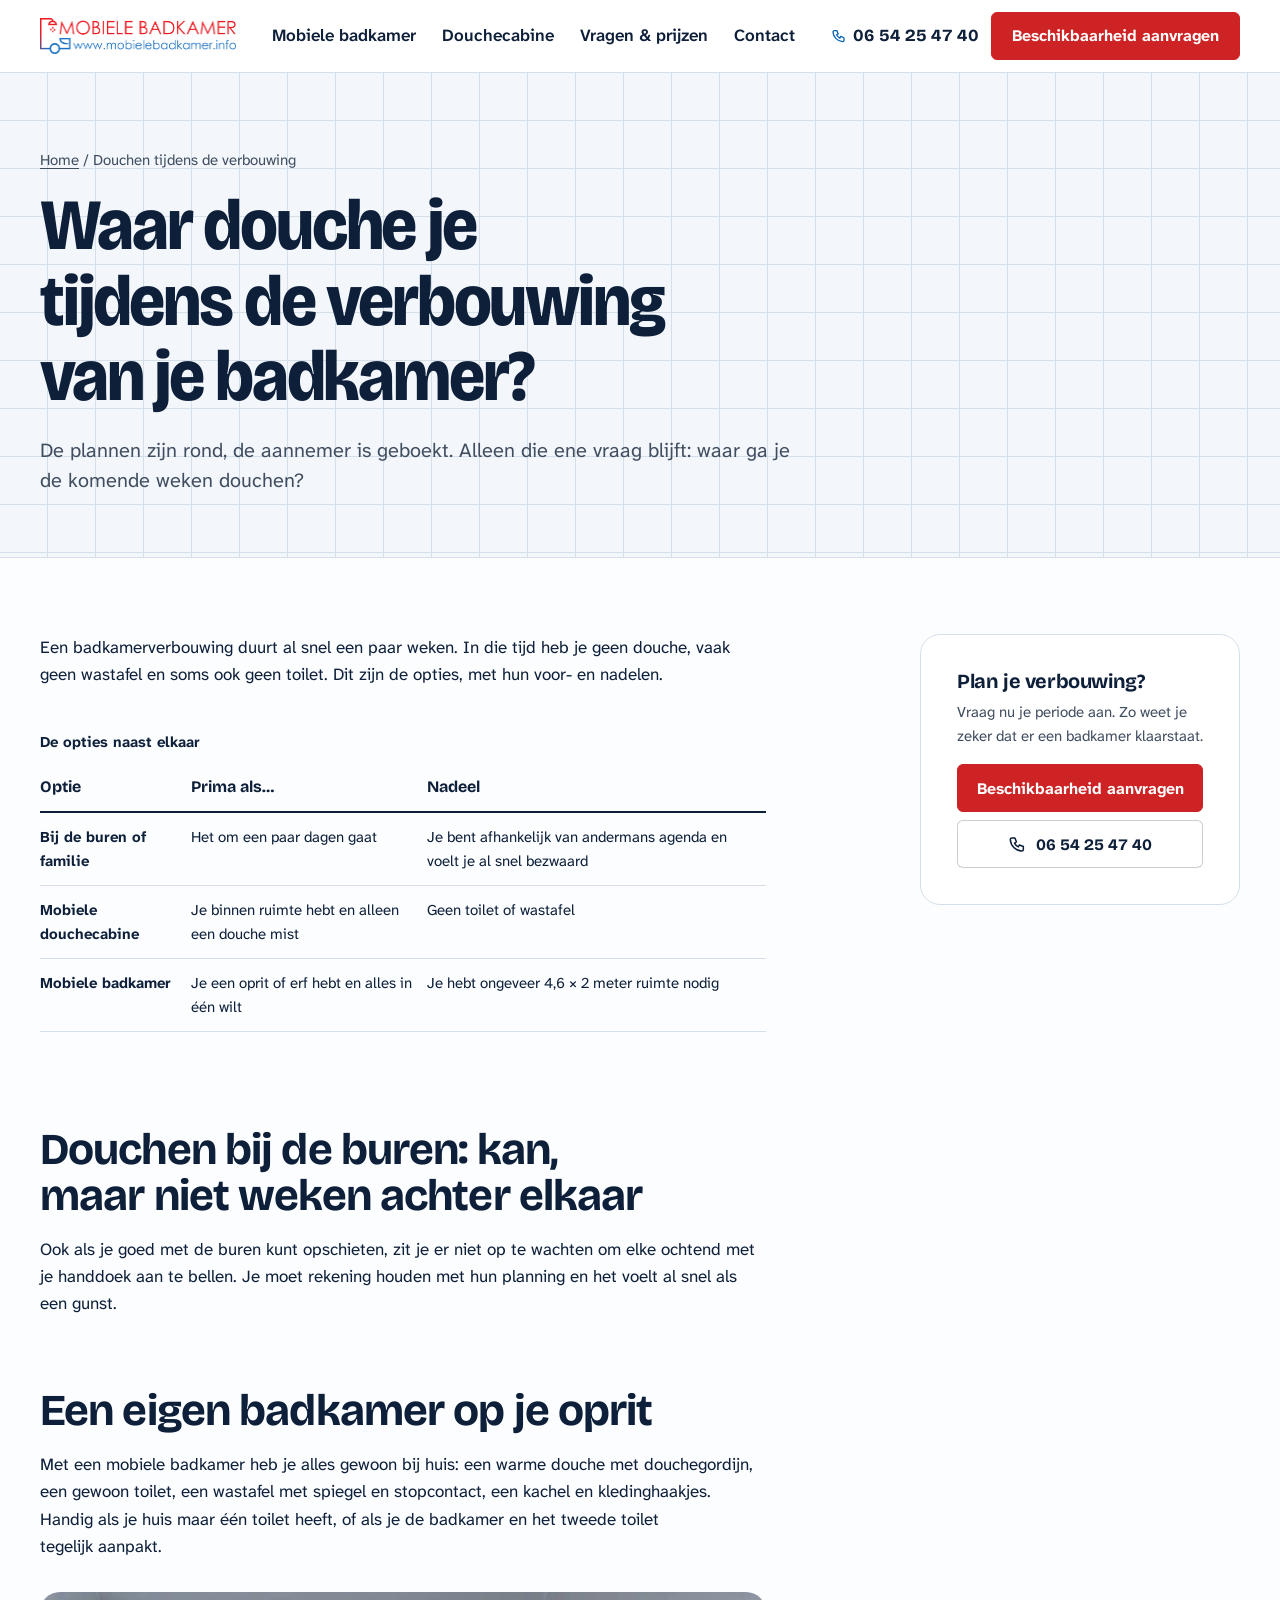
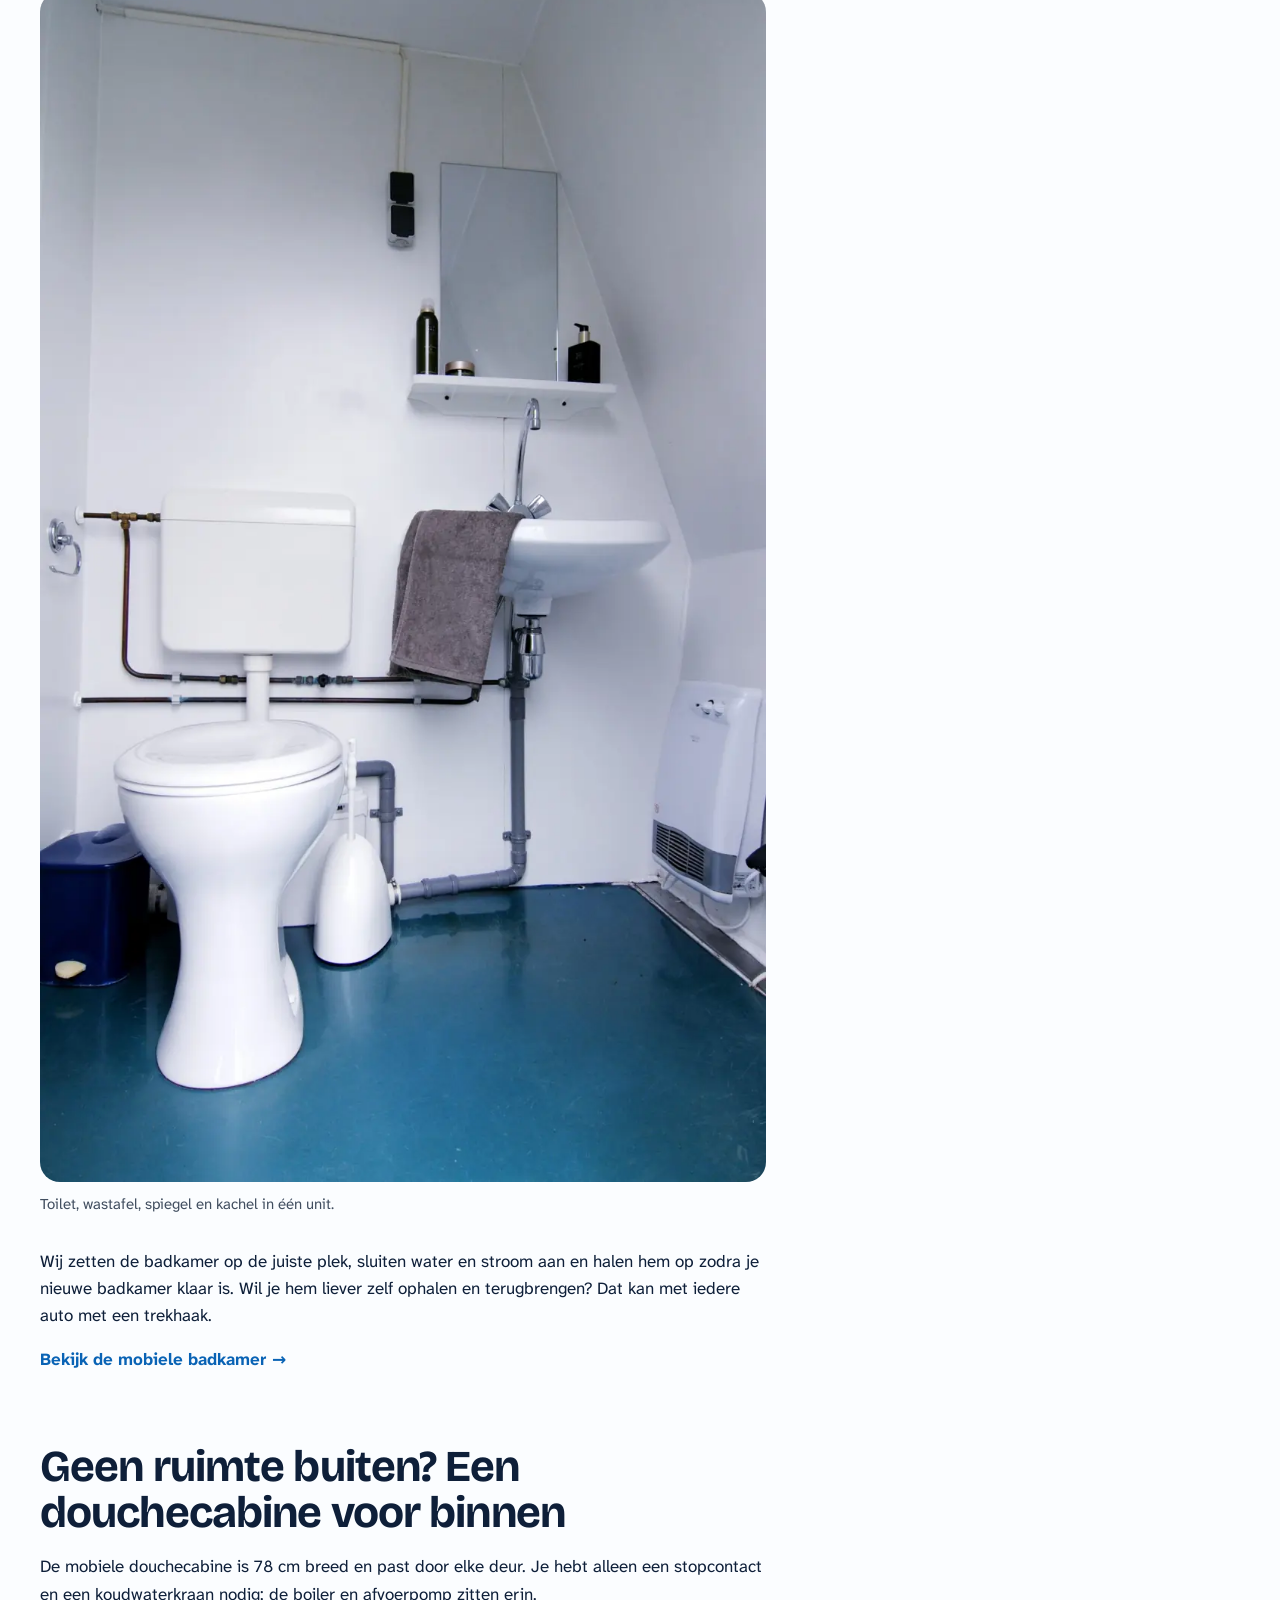
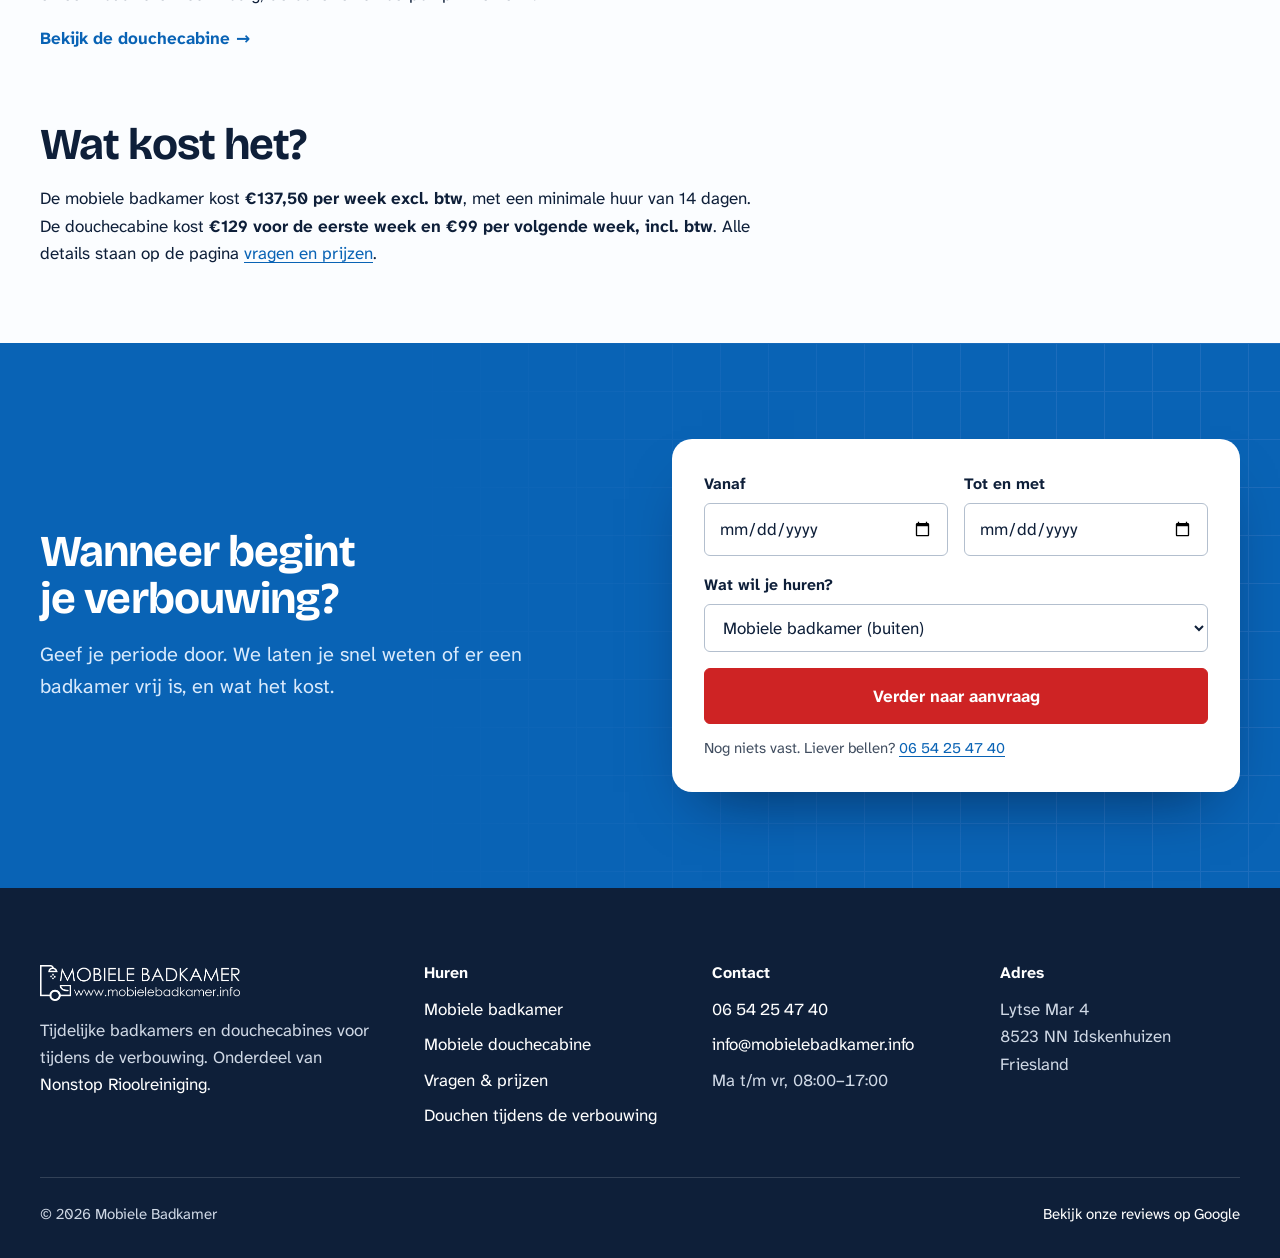
<file: douchen-tijdens-verbouwing-badkamer/index.html>
<!doctype html>
<html lang="nl">
<head>
<meta charset="utf-8">
<meta name="robots" content="noindex, nofollow">
<meta name="viewport" content="width=device-width, initial-scale=1">
<title>Douchen tijdens de verbouwing van je badkamer: je opties | Mobiele Badkamer</title>
<meta name="description" content="Waar douche je als je badkamer wordt verbouwd? Buren, een douchecabine of een tijdelijke badkamer op je oprit: de opties en kosten op een rij.">
<link rel="canonical" href="https://mobielebadkamer.info/douchen-tijdens-verbouwing-badkamer/">
<meta property="og:type" content="website">
<meta property="og:locale" content="nl_NL">
<meta property="og:title" content="Douchen tijdens de verbouwing van je badkamer: je opties | Mobiele Badkamer">
<meta property="og:description" content="Waar douche je als je badkamer wordt verbouwd? Buren, een douchecabine of een tijdelijke badkamer op je oprit: de opties en kosten op een rij.">
<meta property="og:url" content="https://mobielebadkamer.info/douchen-tijdens-verbouwing-badkamer/">
<meta property="og:image" content="https://mobielebadkamer.info/assets/img/badkamer-oprit-og.jpg">
<meta name="theme-color" content="#0963b5">
<link rel="icon" href="../assets/img/favicon.png">
<link rel="preload" href="../assets/fonts/bricolage.woff2" as="font" type="font/woff2" crossorigin>
<link rel="preload" href="../assets/fonts/atkinson.woff2" as="font" type="font/woff2" crossorigin>
<link rel="stylesheet" href="../assets/css/site.css">
<script type="application/ld+json">{"@context": "https://schema.org", "@type": "Article", "headline": "Waar douche je tijdens de verbouwing van je badkamer?", "inLanguage": "nl", "publisher": {"@type": "Organization", "name": "Mobiele Badkamer"}, "image": "https://mobielebadkamer.info/assets/img/badkamer-oprit-og.jpg"}</script>
</head>
<body class="">
<a class="skip-link" href="#main">Naar de inhoud</a>
<header class="site-header">
  <div class="wrap site-header__inner">
    <a class="brand" href="../index.html"><img src="../assets/img/logo-kleur.png" width="397" height="71" alt="Mobiele Badkamer, naar de homepage"></a>
    <nav class="nav" aria-label="Hoofdmenu"><ul><li><a href="../onze-badkamers/index.html">Mobiele badkamer</a></li><li><a href="../mobiele-douchecabines/index.html">Douchecabine</a></li><li><a href="../veelgestelde-vragen/index.html">Vragen & prijzen</a></li><li><a href="../contact/index.html">Contact</a></li></ul></nav>
    <div class="header-actions">
      <a class="header-phone" href="tel:+31654254740"><svg viewBox="0 0 24 24" fill="none" stroke="currentColor" stroke-width="2" stroke-linecap="round" stroke-linejoin="round" aria-hidden="true"><path d="M5 4h4l2 5-2.5 1.5a11 11 0 0 0 5 5L15 13l5 2v4a2 2 0 0 1-2 2A16 16 0 0 1 3 6a2 2 0 0 1 2-2"/></svg><span class="num">06 54 25 47 40</span><span class="visually-hidden"> (bellen)</span></a>
      <a class="btn btn--primary" href="../contact/index.html">Beschikbaarheid aanvragen</a>
      <button class="menu-toggle" type="button" data-menu-open aria-expanded="false" aria-controls="menu"><svg viewBox="0 0 24 24" fill="none" stroke="currentColor" stroke-width="2.2" stroke-linecap="round" aria-hidden="true"><path d="M4 7h16M4 12h16M4 17h16"/></svg>Menu</button>
    </div>
  </div>
</header>
<dialog class="menu-dialog" id="menu" aria-label="Menu">
  <div class="menu-dialog__top">
    <a class="brand" href="../index.html"><img src="../assets/img/logo-kleur.png" width="397" height="71" alt="Mobiele Badkamer, naar de homepage" style="width:168px"></a>
    <button class="icon-btn" type="button" data-menu-close aria-label="Menu sluiten"><svg viewBox="0 0 24 24" fill="none" stroke="currentColor" stroke-width="2.2" stroke-linecap="round" aria-hidden="true"><path d="M6 6l12 12M18 6 6 18"/></svg></button>
  </div>
  <nav aria-label="Mobiel menu"><ul><li><a href="../index.html">Home <span aria-hidden="true">→</span></a></li><li><a href="../onze-badkamers/index.html">Mobiele badkamer <span aria-hidden="true">→</span></a></li><li><a href="../mobiele-douchecabines/index.html">Douchecabine <span aria-hidden="true">→</span></a></li><li><a href="../veelgestelde-vragen/index.html">Vragen & prijzen <span aria-hidden="true">→</span></a></li><li><a href="../contact/index.html">Contact <span aria-hidden="true">→</span></a></li></ul></nav>
  <div class="menu-dialog__cta">
    <a class="btn btn--primary btn--lg" href="../contact/index.html">Beschikbaarheid aanvragen</a>
    <a class="btn btn--lg" href="tel:+31654254740"><svg viewBox="0 0 24 24" fill="none" stroke="currentColor" stroke-width="2" stroke-linecap="round" stroke-linejoin="round" aria-hidden="true"><path d="M5 4h4l2 5-2.5 1.5a11 11 0 0 0 5 5L15 13l5 2v4a2 2 0 0 1-2 2A16 16 0 0 1 3 6a2 2 0 0 1 2-2"/></svg>Bel 06 54 25 47 40</a>
    <p class="small muted">Bereikbaar ma t/m vr, 08:00–17:00</p>
  </div>
</dialog>

<main id="main">

<section class="page-hero tiles">
  <div class="wrap">
    <nav class="crumbs" aria-label="Kruimelpad"><a href="../index.html">Home</a> / Douchen tijdens de verbouwing</nav>
    <h1 style="max-width:18ch">Waar douche je tijdens de verbouwing van je badkamer?</h1>
    <p class="lead">De plannen zijn rond, de aannemer is geboekt. Alleen die ene vraag blijft: waar ga je de komende weken douchen?</p>
  </div>
</section>

<section class="section section--tight">
  <div class="wrap article-layout">
    <article class="prose">
      <p>Een badkamerverbouwing duurt al snel een paar weken. In die tijd heb je geen douche, vaak geen wastafel en soms ook geen toilet. Dit zijn de opties, met hun voor- en nadelen.</p>

      <div class="table-scroll">
      <table class="compare">
        <caption>De opties naast elkaar</caption>
        <thead><tr><th scope="col">Optie</th><th scope="col">Prima als…</th><th scope="col">Nadeel</th></tr></thead>
        <tbody>
          <tr><th scope="row">Bij de buren of familie</th><td>Het om een paar dagen gaat</td><td>Je bent afhankelijk van andermans agenda en voelt je al snel bezwaard</td></tr>
          <tr><th scope="row">Mobiele douchecabine</th><td>Je binnen ruimte hebt en alleen een douche mist</td><td>Geen toilet of wastafel</td></tr>
          <tr><th scope="row">Mobiele badkamer</th><td>Je een oprit of erf hebt en alles in één wilt</td><td>Je hebt ongeveer 4,6 × 2 meter ruimte nodig</td></tr>
        </tbody>
      </table>
      </div>

      <h2>Douchen bij de buren: kan, maar niet weken achter elkaar</h2>
      <p>Ook als je goed met de buren kunt opschieten, zit je er niet op te wachten om elke ochtend met je handdoek aan te bellen. Je moet rekening houden met hun planning en het voelt al snel als een gunst.</p>

      <h2>Een eigen badkamer op je oprit</h2>
      <p>Met een mobiele badkamer heb je alles gewoon bij huis: een warme douche met douchegordijn, een gewoon toilet, een wastafel met spiegel en stopcontact, een kachel en kledinghaakjes. Handig als je huis maar één toilet heeft, of als je de badkamer en het tweede toilet tegelijk aanpakt.</p>
      <figure class="article-figure"><img src="../assets/img/interieur-toilet-wastafel-960.webp" srcset="../assets/img/interieur-toilet-wastafel-480.webp 480w, ../assets/img/interieur-toilet-wastafel-960.webp 960w, ../assets/img/interieur-toilet-wastafel-1600.webp 1600w" sizes="(max-width: 960px) 92vw, 42rem" width="1561" height="2560" alt="Binnen in de mobiele badkamer: toilet en wastafel met spiegel" loading="lazy" decoding="async"><figcaption>Toilet, wastafel, spiegel en kachel in één unit.</figcaption></figure>
      <p>Wij zetten de badkamer op de juiste plek, sluiten water en stroom aan en halen hem op zodra je nieuwe badkamer klaar is. Wil je hem liever zelf ophalen en terugbrengen? Dat kan met iedere auto met een trekhaak.</p>
      <p><a class="link-arrow" href="../onze-badkamers/index.html">Bekijk de mobiele badkamer</a></p>

      <h2>Geen ruimte buiten? Een douchecabine voor binnen</h2>
      <p>De mobiele douchecabine is 78 cm breed en past door elke deur. Je hebt alleen een stopcontact en een koudwaterkraan nodig; de boiler en afvoerpomp zitten erin.</p>
      <p><a class="link-arrow" href="../mobiele-douchecabines/index.html">Bekijk de douchecabine</a></p>

      <h2>Wat kost het?</h2>
      <p>De mobiele badkamer kost <strong>€137,50 per week excl. btw</strong>, met een minimale huur van 14 dagen. De douchecabine kost <strong>€129 voor de eerste week en €99 per volgende week, incl. btw</strong>. Alle details staan op de pagina <a href="../veelgestelde-vragen/index.html">vragen en prijzen</a>.</p>
    </article>
    <aside class="article-aside">
      <div class="panel">
        <h2>Plan je verbouwing?</h2>
        <p>Vraag nu je periode aan. Zo weet je zeker dat er een badkamer klaarstaat.</p>
        <a class="btn btn--primary" href="../contact/index.html">Beschikbaarheid aanvragen</a>
        <a class="btn" href="tel:+31654254740" style="margin-top:.5rem"><svg viewBox="0 0 24 24" fill="none" stroke="currentColor" stroke-width="2" stroke-linecap="round" stroke-linejoin="round" aria-hidden="true"><path d="M5 4h4l2 5-2.5 1.5a11 11 0 0 0 5 5L15 13l5 2v4a2 2 0 0 1-2 2A16 16 0 0 1 3 6a2 2 0 0 1 2-2"/></svg><span class="num">06 54 25 47 40</span></a>
      </div>
    </aside>
  </div>
</section>

<section class="band" aria-labelledby="band-title">
  <div class="wrap band__inner">
    <div>
      <h2 id="band-title">Wanneer begint je verbouwing?</h2>
      <p>Geef je periode door. We laten je snel weten of er een badkamer vrij is, en wat het kost.</p>
    </div>
    <form class="quick-form" action="../contact/index.html" method="get" data-quick>
      <div class="field"><label for="q-vanaf">Vanaf</label><input id="q-vanaf" name="vanaf" type="date" required></div>
      <div class="field"><label for="q-tot">Tot en met</label><input id="q-tot" name="tot" type="date" required></div>
      <div class="field field--full"><label for="q-product">Wat wil je huren?</label>
        <select id="q-product" name="product"><option value="badkamer">Mobiele badkamer (buiten)</option><option value="douchecabine">Mobiele douchecabine (binnen)</option></select></div>
      <button class="btn btn--primary btn--lg" type="submit">Verder naar aanvraag</button>
      <p class="hint">Nog niets vast. Liever bellen? <a href="tel:+31654254740" class="num">06 54 25 47 40</a></p>
    </form>
  </div>
</section>

</main>

<footer class="site-footer">
  <div class="wrap">
    <div class="footer-grid">
      <div class="footer-brand">
        <img src="../assets/img/logo-wit.png" width="397" height="71" alt="Mobiele Badkamer" loading="lazy">
        <p>Tijdelijke badkamers en douchecabines voor tijdens de verbouwing. Onderdeel van <a href="https://nonstop-riool.nl/">Nonstop Rioolreiniging</a>.</p>
      </div>
      <div>
        <h2>Huren</h2>
        <ul>
          <li><a href="../onze-badkamers/index.html">Mobiele badkamer</a></li>
          <li><a href="../mobiele-douchecabines/index.html">Mobiele douchecabine</a></li>
          <li><a href="../veelgestelde-vragen/index.html">Vragen &amp; prijzen</a></li>
          <li><a href="../douchen-tijdens-verbouwing-badkamer/index.html">Douchen tijdens de verbouwing</a></li>
        </ul>
      </div>
      <div>
        <h2>Contact</h2>
        <ul>
          <li><a href="tel:+31654254740" class="num">06 54 25 47 40</a></li>
          <li><a href="mailto:info@mobielebadkamer.info">info@mobielebadkamer.info</a></li>
          <li>Ma t/m vr, <span class="num">08:00–17:00</span></li>
        </ul>
      </div>
      <div>
        <h2>Adres</h2>
        <address style="font-style:normal">Lytse Mar 4<br>8523 NN Idskenhuizen<br>Friesland</address>
      </div>
    </div>
    <div class="footer-bottom">
      <span>© 2026 Mobiele Badkamer</span>
      <a href="https://www.google.com/maps/place/Mobiele+Badkamer+-+Een+tijdelijke+mobiele+badkamer+huren%3F+Wij+bieden+interessante+opties!/@52.9297283,5.705707,15z/data=!4m6!3m5!1s0x47b8089ed1d982dd:0xed24cf59d8aee0cb!8m2!3d52.9297283!4d5.705707!16s%2Fg%2F11bzywgtc5">Bekijk onze reviews op Google</a>
    </div>
  </div>
</footer>

<div class="action-bar" aria-label="Snelle acties">
  <a class="btn" href="tel:+31654254740"><svg viewBox="0 0 24 24" fill="none" stroke="currentColor" stroke-width="2" stroke-linecap="round" stroke-linejoin="round" aria-hidden="true"><path d="M5 4h4l2 5-2.5 1.5a11 11 0 0 0 5 5L15 13l5 2v4a2 2 0 0 1-2 2A16 16 0 0 1 3 6a2 2 0 0 1 2-2"/></svg>Bellen</a>
  <a class="btn btn--primary" href="../contact/index.html">Aanvragen</a>
</div>
<script src="../assets/js/site.js" defer></script>
</body>
</html>
</file>
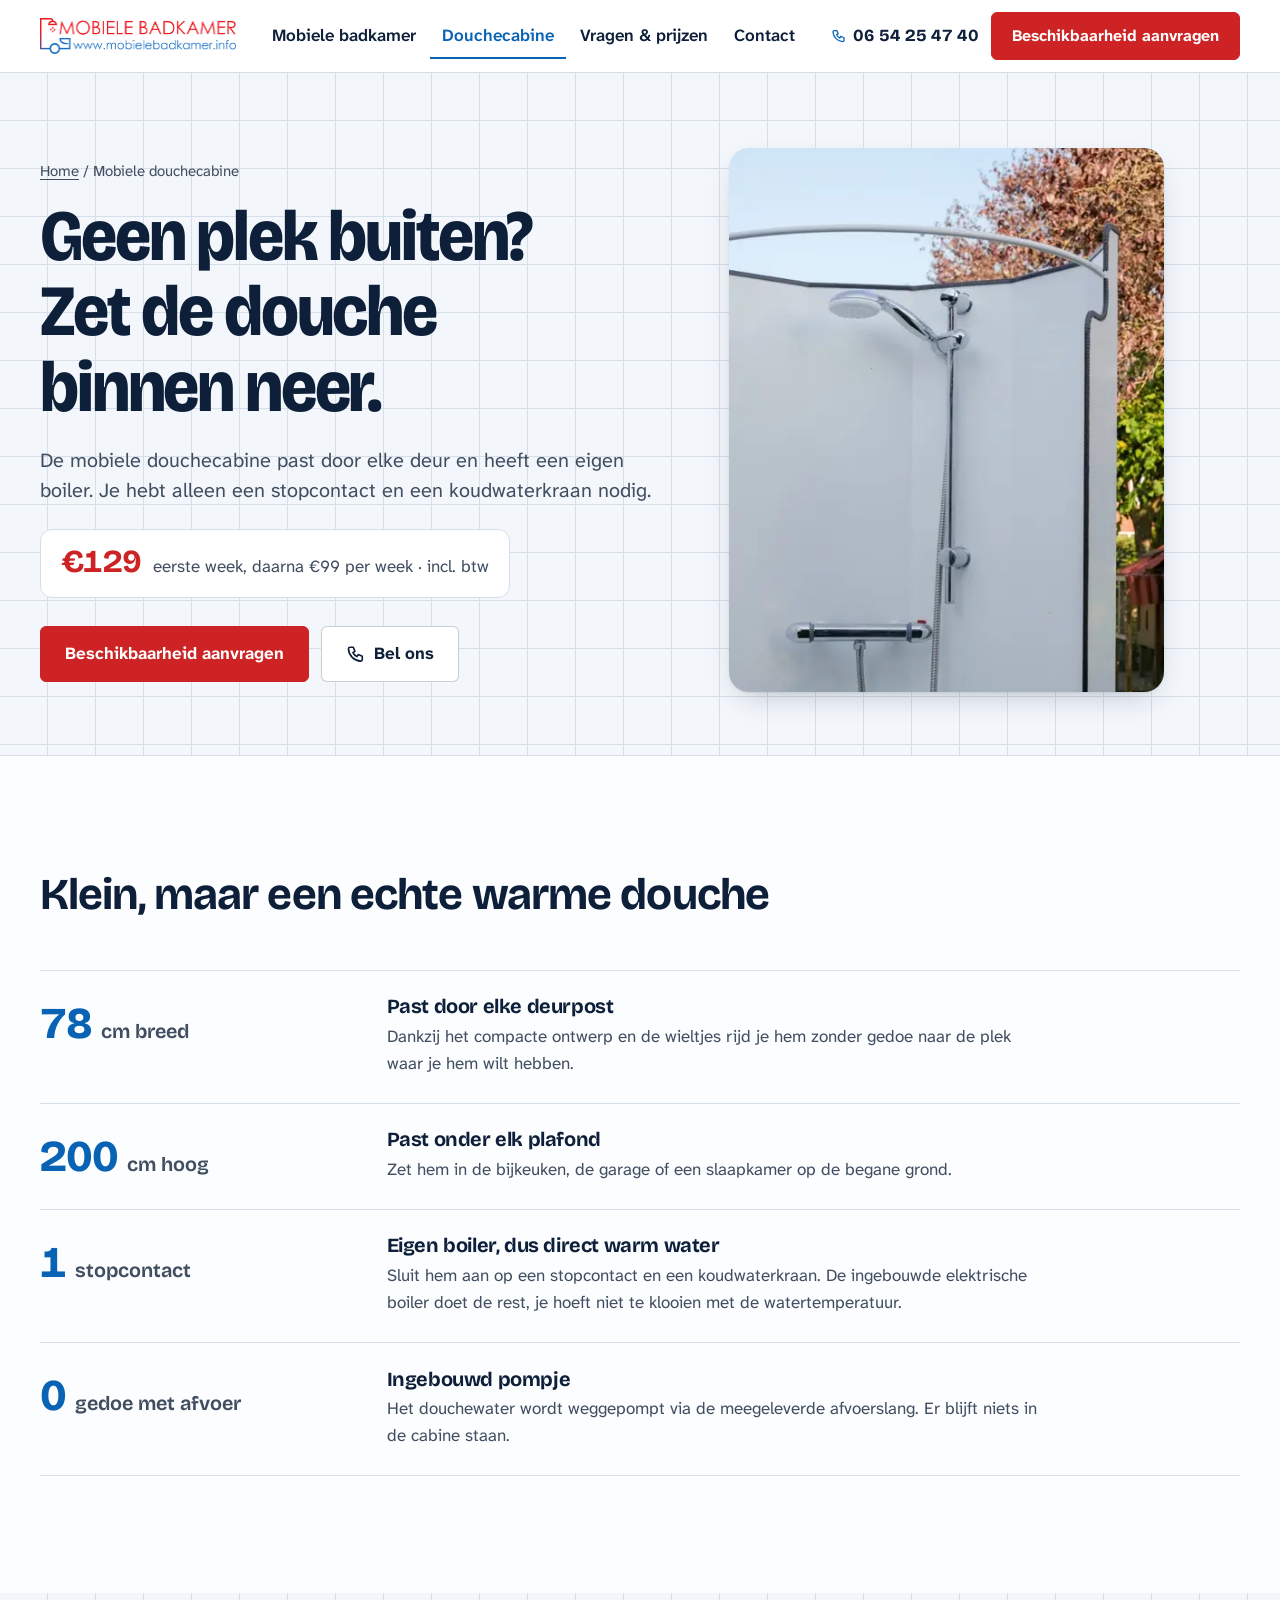
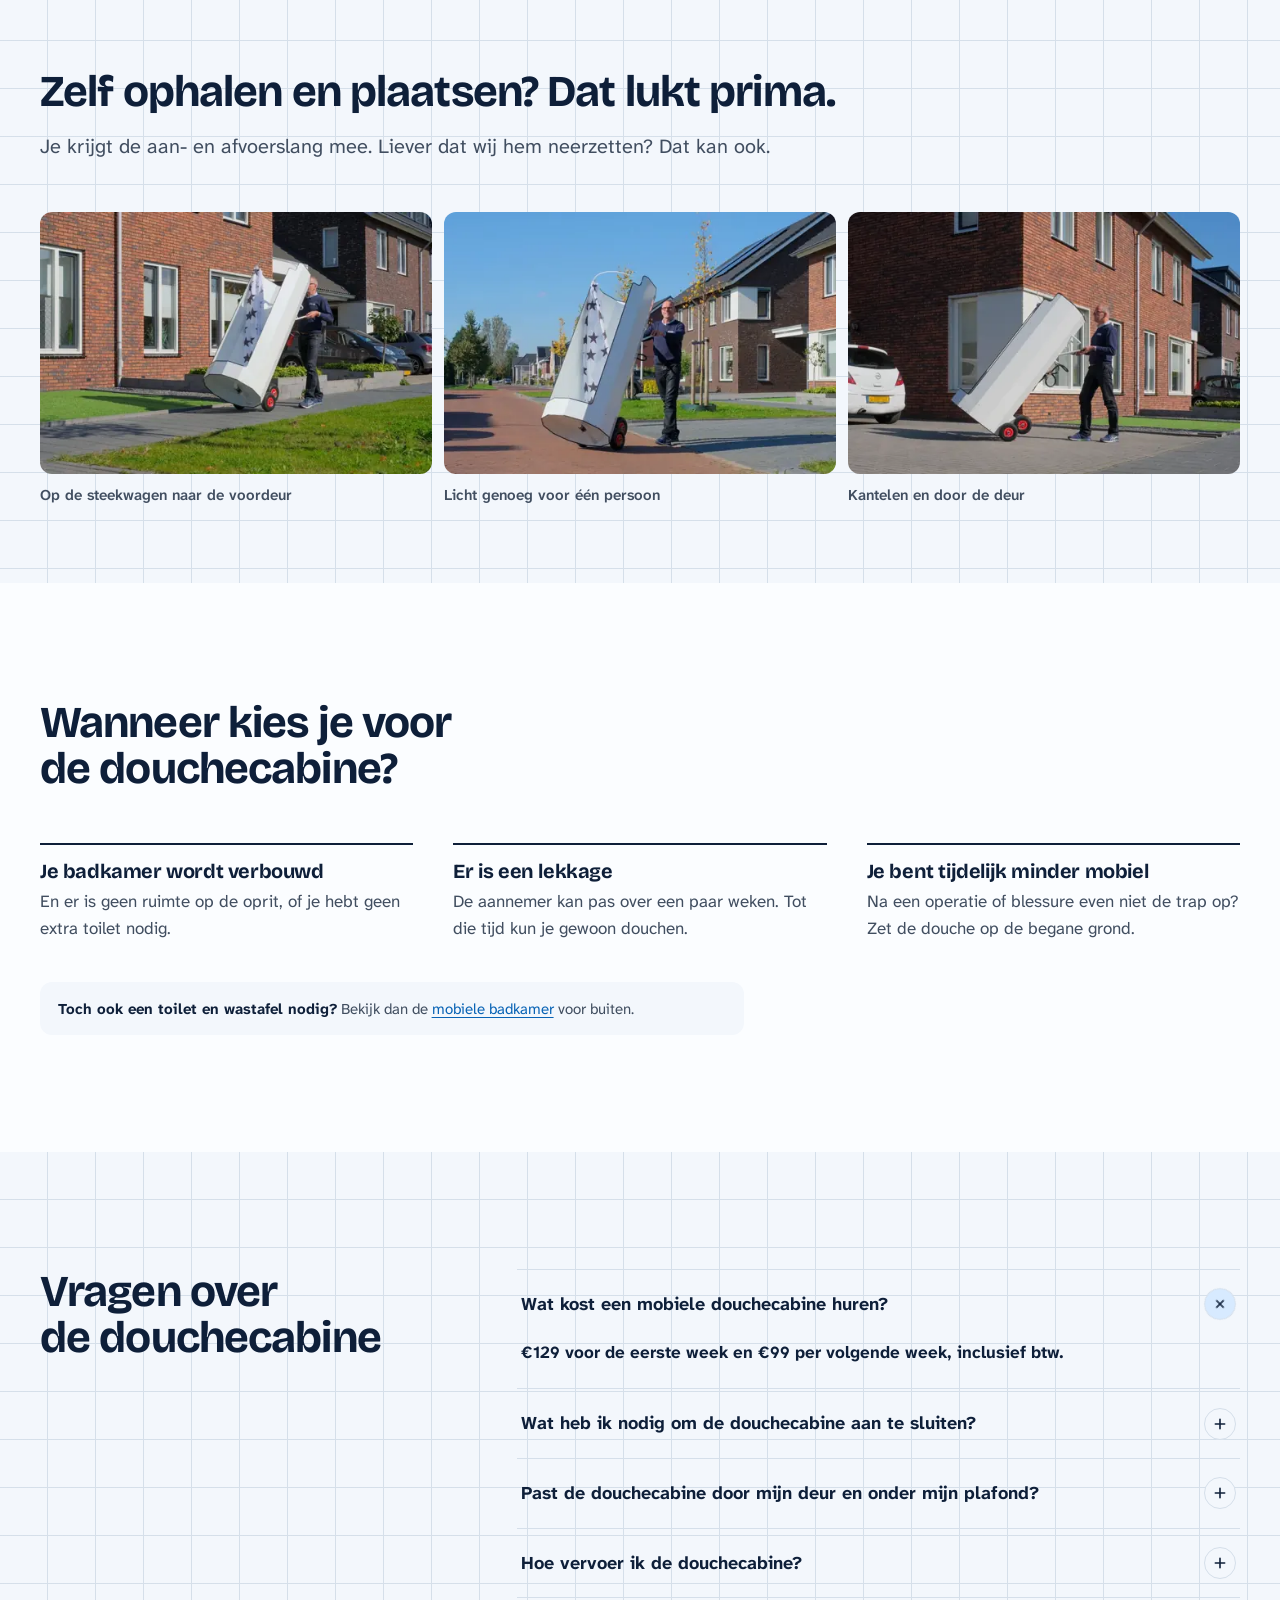
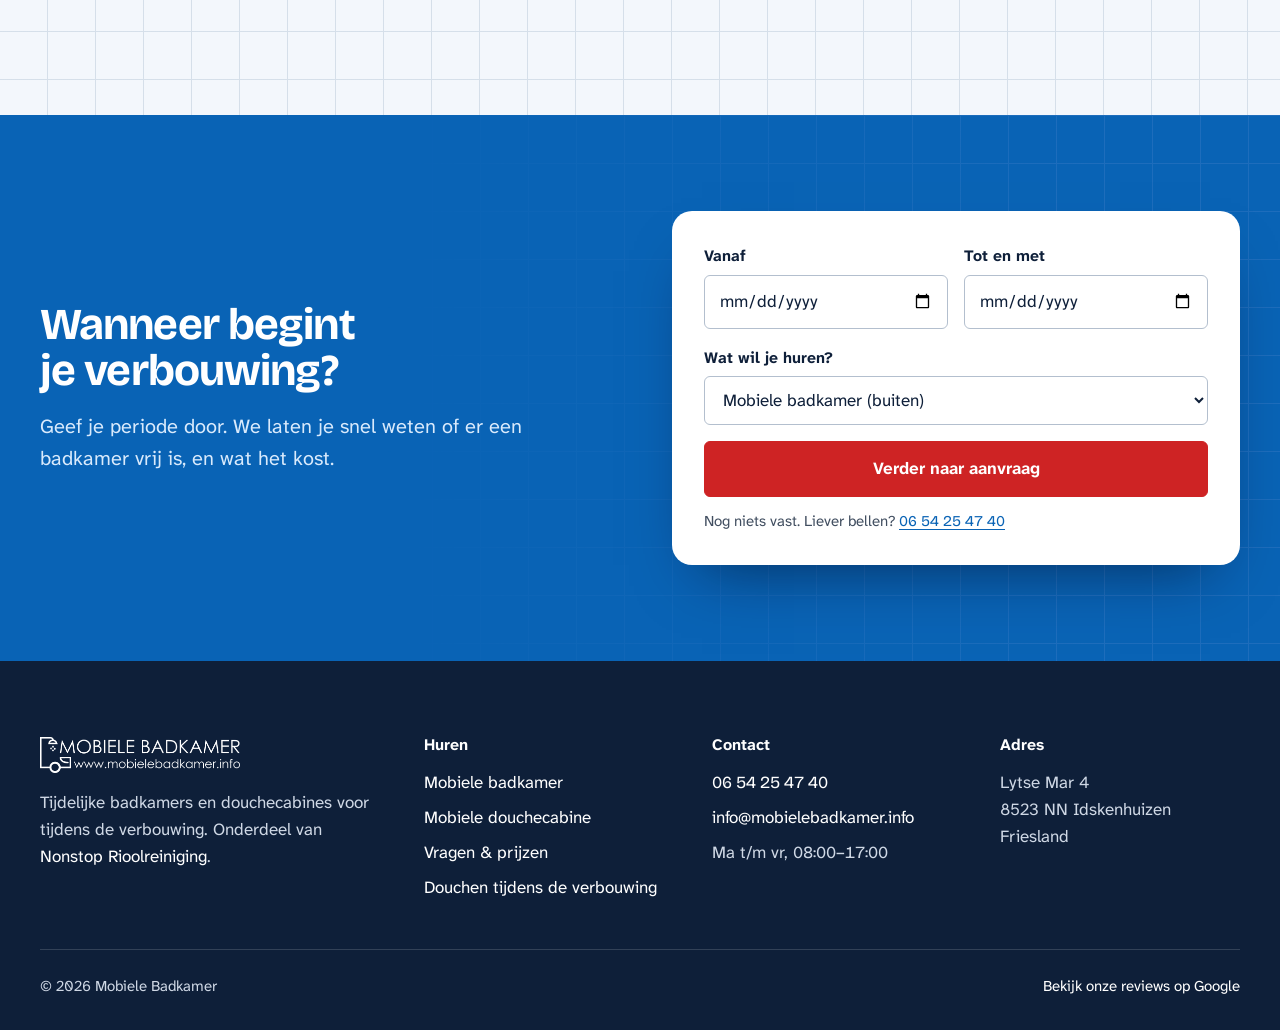
<file: mobiele-douchecabines/index.html>
<!doctype html>
<html lang="nl">
<head>
<meta charset="utf-8">
<meta name="robots" content="noindex, nofollow">
<meta name="viewport" content="width=device-width, initial-scale=1">
<title>Mobiele douchecabine huren voor binnen | Mobiele Badkamer</title>
<meta name="description" content="Tijdelijke douche voor binnen: 78 cm breed, eigen boiler, alleen stopcontact en kraan nodig. €129 eerste week, daarna €99 per week incl. btw.">
<link rel="canonical" href="https://mobielebadkamer.info/mobiele-douchecabines/">
<meta property="og:type" content="website">
<meta property="og:locale" content="nl_NL">
<meta property="og:title" content="Mobiele douchecabine huren voor binnen | Mobiele Badkamer">
<meta property="og:description" content="Tijdelijke douche voor binnen: 78 cm breed, eigen boiler, alleen stopcontact en kraan nodig. €129 eerste week, daarna €99 per week incl. btw.">
<meta property="og:url" content="https://mobielebadkamer.info/mobiele-douchecabines/">
<meta property="og:image" content="https://mobielebadkamer.info/assets/img/cabine-tuin-og.jpg">
<meta name="theme-color" content="#0963b5">
<link rel="icon" href="../assets/img/favicon.png">
<link rel="preload" href="../assets/fonts/bricolage.woff2" as="font" type="font/woff2" crossorigin>
<link rel="preload" href="../assets/fonts/atkinson.woff2" as="font" type="font/woff2" crossorigin>
<link rel="stylesheet" href="../assets/css/site.css">
<script type="application/ld+json">{"@context": "https://schema.org", "@type": "FAQPage", "mainEntity": [{"@type": "Question", "name": "Wat kost een mobiele douchecabine huren?", "acceptedAnswer": {"@type": "Answer", "text": "€129 voor de eerste week en €99 per volgende week, inclusief btw."}}, {"@type": "Question", "name": "Wat heb ik nodig om de douchecabine aan te sluiten?", "acceptedAnswer": {"@type": "Answer", "text": "Alleen een stopcontact en een koudwaterkraan. De aan- en afvoerslang krijg je mee; de ingebouwde boiler maakt het water warm en een pompje voert het af."}}, {"@type": "Question", "name": "Past de douchecabine door mijn deur en onder mijn plafond?", "acceptedAnswer": {"@type": "Answer", "text": "Ja. Hij is 78 cm breed en 200 cm hoog, en staat op wieltjes."}}, {"@type": "Question", "name": "Hoe vervoer ik de douchecabine?", "acceptedAnswer": {"@type": "Answer", "text": "In vrijwel iedere ruimere auto of op een aanhanger. We kunnen hem ook voor je plaatsen."}}]}</script>
</head>
<body class="">
<a class="skip-link" href="#main">Naar de inhoud</a>
<header class="site-header">
  <div class="wrap site-header__inner">
    <a class="brand" href="../index.html"><img src="../assets/img/logo-kleur.png" width="397" height="71" alt="Mobiele Badkamer, naar de homepage"></a>
    <nav class="nav" aria-label="Hoofdmenu"><ul><li><a href="../onze-badkamers/index.html">Mobiele badkamer</a></li><li><a href="../mobiele-douchecabines/index.html" aria-current="page">Douchecabine</a></li><li><a href="../veelgestelde-vragen/index.html">Vragen & prijzen</a></li><li><a href="../contact/index.html">Contact</a></li></ul></nav>
    <div class="header-actions">
      <a class="header-phone" href="tel:+31654254740"><svg viewBox="0 0 24 24" fill="none" stroke="currentColor" stroke-width="2" stroke-linecap="round" stroke-linejoin="round" aria-hidden="true"><path d="M5 4h4l2 5-2.5 1.5a11 11 0 0 0 5 5L15 13l5 2v4a2 2 0 0 1-2 2A16 16 0 0 1 3 6a2 2 0 0 1 2-2"/></svg><span class="num">06 54 25 47 40</span><span class="visually-hidden"> (bellen)</span></a>
      <a class="btn btn--primary" href="../contact/index.html">Beschikbaarheid aanvragen</a>
      <button class="menu-toggle" type="button" data-menu-open aria-expanded="false" aria-controls="menu"><svg viewBox="0 0 24 24" fill="none" stroke="currentColor" stroke-width="2.2" stroke-linecap="round" aria-hidden="true"><path d="M4 7h16M4 12h16M4 17h16"/></svg>Menu</button>
    </div>
  </div>
</header>
<dialog class="menu-dialog" id="menu" aria-label="Menu">
  <div class="menu-dialog__top">
    <a class="brand" href="../index.html"><img src="../assets/img/logo-kleur.png" width="397" height="71" alt="Mobiele Badkamer, naar de homepage" style="width:168px"></a>
    <button class="icon-btn" type="button" data-menu-close aria-label="Menu sluiten"><svg viewBox="0 0 24 24" fill="none" stroke="currentColor" stroke-width="2.2" stroke-linecap="round" aria-hidden="true"><path d="M6 6l12 12M18 6 6 18"/></svg></button>
  </div>
  <nav aria-label="Mobiel menu"><ul><li><a href="../index.html">Home <span aria-hidden="true">→</span></a></li><li><a href="../onze-badkamers/index.html">Mobiele badkamer <span aria-hidden="true">→</span></a></li><li><a href="../mobiele-douchecabines/index.html" aria-current="page">Douchecabine <span aria-hidden="true">→</span></a></li><li><a href="../veelgestelde-vragen/index.html">Vragen & prijzen <span aria-hidden="true">→</span></a></li><li><a href="../contact/index.html">Contact <span aria-hidden="true">→</span></a></li></ul></nav>
  <div class="menu-dialog__cta">
    <a class="btn btn--primary btn--lg" href="../contact/index.html">Beschikbaarheid aanvragen</a>
    <a class="btn btn--lg" href="tel:+31654254740"><svg viewBox="0 0 24 24" fill="none" stroke="currentColor" stroke-width="2" stroke-linecap="round" stroke-linejoin="round" aria-hidden="true"><path d="M5 4h4l2 5-2.5 1.5a11 11 0 0 0 5 5L15 13l5 2v4a2 2 0 0 1-2 2A16 16 0 0 1 3 6a2 2 0 0 1 2-2"/></svg>Bel 06 54 25 47 40</a>
    <p class="small muted">Bereikbaar ma t/m vr, 08:00–17:00</p>
  </div>
</dialog>

<main id="main">

<section class="page-hero tiles">
  <div class="wrap page-hero__grid">
    <div>
      <nav class="crumbs" aria-label="Kruimelpad"><a href="../index.html">Home</a> / Mobiele douchecabine</nav>
      <h1>Geen plek buiten? Zet de douche binnen neer.</h1>
      <p class="lead">De mobiele douchecabine past door elke deur en heeft een eigen boiler. Je hebt alleen een stopcontact en een koudwaterkraan nodig.</p>
      <p class="price-line"><strong class="num">€129</strong><span>eerste week, daarna €99 per week · incl. btw</span></p>
      <div class="btn-row">
        <a class="btn btn--primary btn--lg" href="../contact/index.html?product=douchecabine">Beschikbaarheid aanvragen</a>
        <a class="btn btn--lg" href="tel:+31654254740"><svg viewBox="0 0 24 24" fill="none" stroke="currentColor" stroke-width="2" stroke-linecap="round" stroke-linejoin="round" aria-hidden="true"><path d="M5 4h4l2 5-2.5 1.5a11 11 0 0 0 5 5L15 13l5 2v4a2 2 0 0 1-2 2A16 16 0 0 1 3 6a2 2 0 0 1 2-2"/></svg>Bel ons</a>
      </div>
    </div>
    <div class="page-hero__media"><img src="../assets/img/cabine-open-480.webp" srcset="../assets/img/cabine-open-480.webp 480w" sizes="(max-width: 860px) 92vw, 30rem" width="480" height="720" alt="De douchecabine van binnen: thermostaatkraan en douchekop" loading="eager" fetchpriority="high"></div>
  </div>
</section>

<section class="section" aria-labelledby="cab-feat">
  <div class="wrap">
    <div class="section-head"><h2 id="cab-feat">Klein, maar een echte warme douche</h2></div>
    <div class="feature-rows reveal-stagger">
      <div class="feature-row"><p class="big num">78 <small>cm breed</small></p><div><h3>Past door elke deurpost</h3><p>Dankzij het compacte ontwerp en de wieltjes rijd je hem zonder gedoe naar de plek waar je hem wilt hebben.</p></div></div>
      <div class="feature-row"><p class="big num">200 <small>cm hoog</small></p><div><h3>Past onder elk plafond</h3><p>Zet hem in de bijkeuken, de garage of een slaapkamer op de begane grond.</p></div></div>
      <div class="feature-row"><p class="big">1 <small>stopcontact</small></p><div><h3>Eigen boiler, dus direct warm water</h3><p>Sluit hem aan op een stopcontact en een koudwaterkraan. De ingebouwde elektrische boiler doet de rest, je hoeft niet te klooien met de watertemperatuur.</p></div></div>
      <div class="feature-row"><p class="big">0 <small>gedoe met afvoer</small></p><div><h3>Ingebouwd pompje</h3><p>Het douchewater wordt weggepompt via de meegeleverde afvoerslang. Er blijft niets in de cabine staan.</p></div></div>
    </div>
  </div>
</section>

<section class="section section--tight tiles" aria-labelledby="cab-move">
  <div class="wrap">
    <div class="section-head section-head--split">
      <div><h2 id="cab-move">Zelf ophalen en plaatsen? Dat lukt prima.</h2>
      <p class="lead" style="margin-top:1rem">Je krijgt de aan- en afvoerslang mee. Liever dat wij hem neerzetten? Dat kan ook.</p></div>
    </div>
    <div class="sequence">
      <figure><img src="../assets/img/cabine-transport-1-960.webp" srcset="../assets/img/cabine-transport-1-480.webp 480w, ../assets/img/cabine-transport-1-960.webp 960w" sizes="(max-width: 720px) 92vw, 24rem" width="960" height="640" alt="De douchecabine wordt op een steekwagen over de stoep gereden" loading="lazy" decoding="async"><figcaption>Op de steekwagen naar de voordeur</figcaption></figure>
      <figure><img src="../assets/img/cabine-transport-3-960.webp" srcset="../assets/img/cabine-transport-3-480.webp 480w, ../assets/img/cabine-transport-3-960.webp 960w" sizes="(max-width: 720px) 92vw, 24rem" width="960" height="640" alt="De douchecabine wordt langs de gevel gereden" loading="lazy" decoding="async"><figcaption>Licht genoeg voor één persoon</figcaption></figure>
      <figure><img src="../assets/img/cabine-transport-2-960.webp" srcset="../assets/img/cabine-transport-2-480.webp 480w, ../assets/img/cabine-transport-2-960.webp 960w" sizes="(max-width: 720px) 92vw, 24rem" width="960" height="640" alt="De douchecabine wordt door een deuropening gekanteld" loading="lazy" decoding="async"><figcaption>Kantelen en door de deur</figcaption></figure>
    </div>
  </div>
</section>

<section class="section" aria-labelledby="cab-why">
  <div class="wrap">
    <div class="section-head"><h2 id="cab-why">Wanneer kies je voor de douchecabine?</h2></div>
    <ul class="uses">
      <li><h3>Je badkamer wordt verbouwd</h3><p>En er is geen ruimte op de oprit, of je hebt geen extra toilet nodig.</p></li>
      <li><h3>Er is een lekkage</h3><p>De aannemer kan pas over een paar weken. Tot die tijd kun je gewoon douchen.</p></li>
      <li><h3>Je bent tijdelijk minder mobiel</h3><p>Na een operatie of blessure even niet de trap op? Zet de douche op de begane grond.</p></li>
    </ul>
    <p class="footnote" style="margin-top:2.5rem;max-width:44rem"><strong>Toch ook een toilet en wastafel nodig?</strong> Bekijk dan de <a href="../onze-badkamers/index.html">mobiele badkamer</a> voor buiten.</p>
  </div>
</section>

<section class="section tiles" aria-labelledby="cfaq-title">
  <div class="wrap faq-layout">
    <div class="section-head"><h2 id="cfaq-title">Vragen over de douchecabine</h2></div>
    <div class="faq">
<details open><summary><span>Wat kost een mobiele douchecabine huren?</span><span class="pm"><svg viewBox="0 0 24 24" fill="none" stroke="currentColor" stroke-width="2.4" stroke-linecap="round" aria-hidden="true"><path d="M12 5v14M5 12h14"/></svg></span></summary><div class="answer"><p><strong>€129 voor de eerste week en €99 per volgende week, inclusief btw.</strong></p></div></details>
<details><summary><span>Wat heb ik nodig om de douchecabine aan te sluiten?</span><span class="pm"><svg viewBox="0 0 24 24" fill="none" stroke="currentColor" stroke-width="2.4" stroke-linecap="round" aria-hidden="true"><path d="M12 5v14M5 12h14"/></svg></span></summary><div class="answer"><p>Alleen een stopcontact en een koudwaterkraan. De aan- en afvoerslang krijg je mee; de ingebouwde boiler maakt het water warm en een pompje voert het af.</p></div></details>
<details><summary><span>Past de douchecabine door mijn deur en onder mijn plafond?</span><span class="pm"><svg viewBox="0 0 24 24" fill="none" stroke="currentColor" stroke-width="2.4" stroke-linecap="round" aria-hidden="true"><path d="M12 5v14M5 12h14"/></svg></span></summary><div class="answer"><p>Ja. Hij is 78 cm breed en 200 cm hoog, en staat op wieltjes.</p></div></details>
<details><summary><span>Hoe vervoer ik de douchecabine?</span><span class="pm"><svg viewBox="0 0 24 24" fill="none" stroke="currentColor" stroke-width="2.4" stroke-linecap="round" aria-hidden="true"><path d="M12 5v14M5 12h14"/></svg></span></summary><div class="answer"><p>In vrijwel iedere ruimere auto of op een aanhanger. We kunnen hem ook voor je plaatsen.</p></div></details>
</div>
  </div>
</section>

<section class="band" aria-labelledby="band-title">
  <div class="wrap band__inner">
    <div>
      <h2 id="band-title">Wanneer begint je verbouwing?</h2>
      <p>Geef je periode door. We laten je snel weten of er een badkamer vrij is, en wat het kost.</p>
    </div>
    <form class="quick-form" action="../contact/index.html" method="get" data-quick>
      <div class="field"><label for="q-vanaf">Vanaf</label><input id="q-vanaf" name="vanaf" type="date" required></div>
      <div class="field"><label for="q-tot">Tot en met</label><input id="q-tot" name="tot" type="date" required></div>
      <div class="field field--full"><label for="q-product">Wat wil je huren?</label>
        <select id="q-product" name="product"><option value="badkamer">Mobiele badkamer (buiten)</option><option value="douchecabine">Mobiele douchecabine (binnen)</option></select></div>
      <button class="btn btn--primary btn--lg" type="submit">Verder naar aanvraag</button>
      <p class="hint">Nog niets vast. Liever bellen? <a href="tel:+31654254740" class="num">06 54 25 47 40</a></p>
    </form>
  </div>
</section>

</main>

<footer class="site-footer">
  <div class="wrap">
    <div class="footer-grid">
      <div class="footer-brand">
        <img src="../assets/img/logo-wit.png" width="397" height="71" alt="Mobiele Badkamer" loading="lazy">
        <p>Tijdelijke badkamers en douchecabines voor tijdens de verbouwing. Onderdeel van <a href="https://nonstop-riool.nl/">Nonstop Rioolreiniging</a>.</p>
      </div>
      <div>
        <h2>Huren</h2>
        <ul>
          <li><a href="../onze-badkamers/index.html">Mobiele badkamer</a></li>
          <li><a href="../mobiele-douchecabines/index.html">Mobiele douchecabine</a></li>
          <li><a href="../veelgestelde-vragen/index.html">Vragen &amp; prijzen</a></li>
          <li><a href="../douchen-tijdens-verbouwing-badkamer/index.html">Douchen tijdens de verbouwing</a></li>
        </ul>
      </div>
      <div>
        <h2>Contact</h2>
        <ul>
          <li><a href="tel:+31654254740" class="num">06 54 25 47 40</a></li>
          <li><a href="mailto:info@mobielebadkamer.info">info@mobielebadkamer.info</a></li>
          <li>Ma t/m vr, <span class="num">08:00–17:00</span></li>
        </ul>
      </div>
      <div>
        <h2>Adres</h2>
        <address style="font-style:normal">Lytse Mar 4<br>8523 NN Idskenhuizen<br>Friesland</address>
      </div>
    </div>
    <div class="footer-bottom">
      <span>© 2026 Mobiele Badkamer</span>
      <a href="https://www.google.com/maps/place/Mobiele+Badkamer+-+Een+tijdelijke+mobiele+badkamer+huren%3F+Wij+bieden+interessante+opties!/@52.9297283,5.705707,15z/data=!4m6!3m5!1s0x47b8089ed1d982dd:0xed24cf59d8aee0cb!8m2!3d52.9297283!4d5.705707!16s%2Fg%2F11bzywgtc5">Bekijk onze reviews op Google</a>
    </div>
  </div>
</footer>

<div class="action-bar" aria-label="Snelle acties">
  <a class="btn" href="tel:+31654254740"><svg viewBox="0 0 24 24" fill="none" stroke="currentColor" stroke-width="2" stroke-linecap="round" stroke-linejoin="round" aria-hidden="true"><path d="M5 4h4l2 5-2.5 1.5a11 11 0 0 0 5 5L15 13l5 2v4a2 2 0 0 1-2 2A16 16 0 0 1 3 6a2 2 0 0 1 2-2"/></svg>Bellen</a>
  <a class="btn btn--primary" href="../contact/index.html">Aanvragen</a>
</div>
<script src="../assets/js/site.js" defer></script>
</body>
</html>
</file>
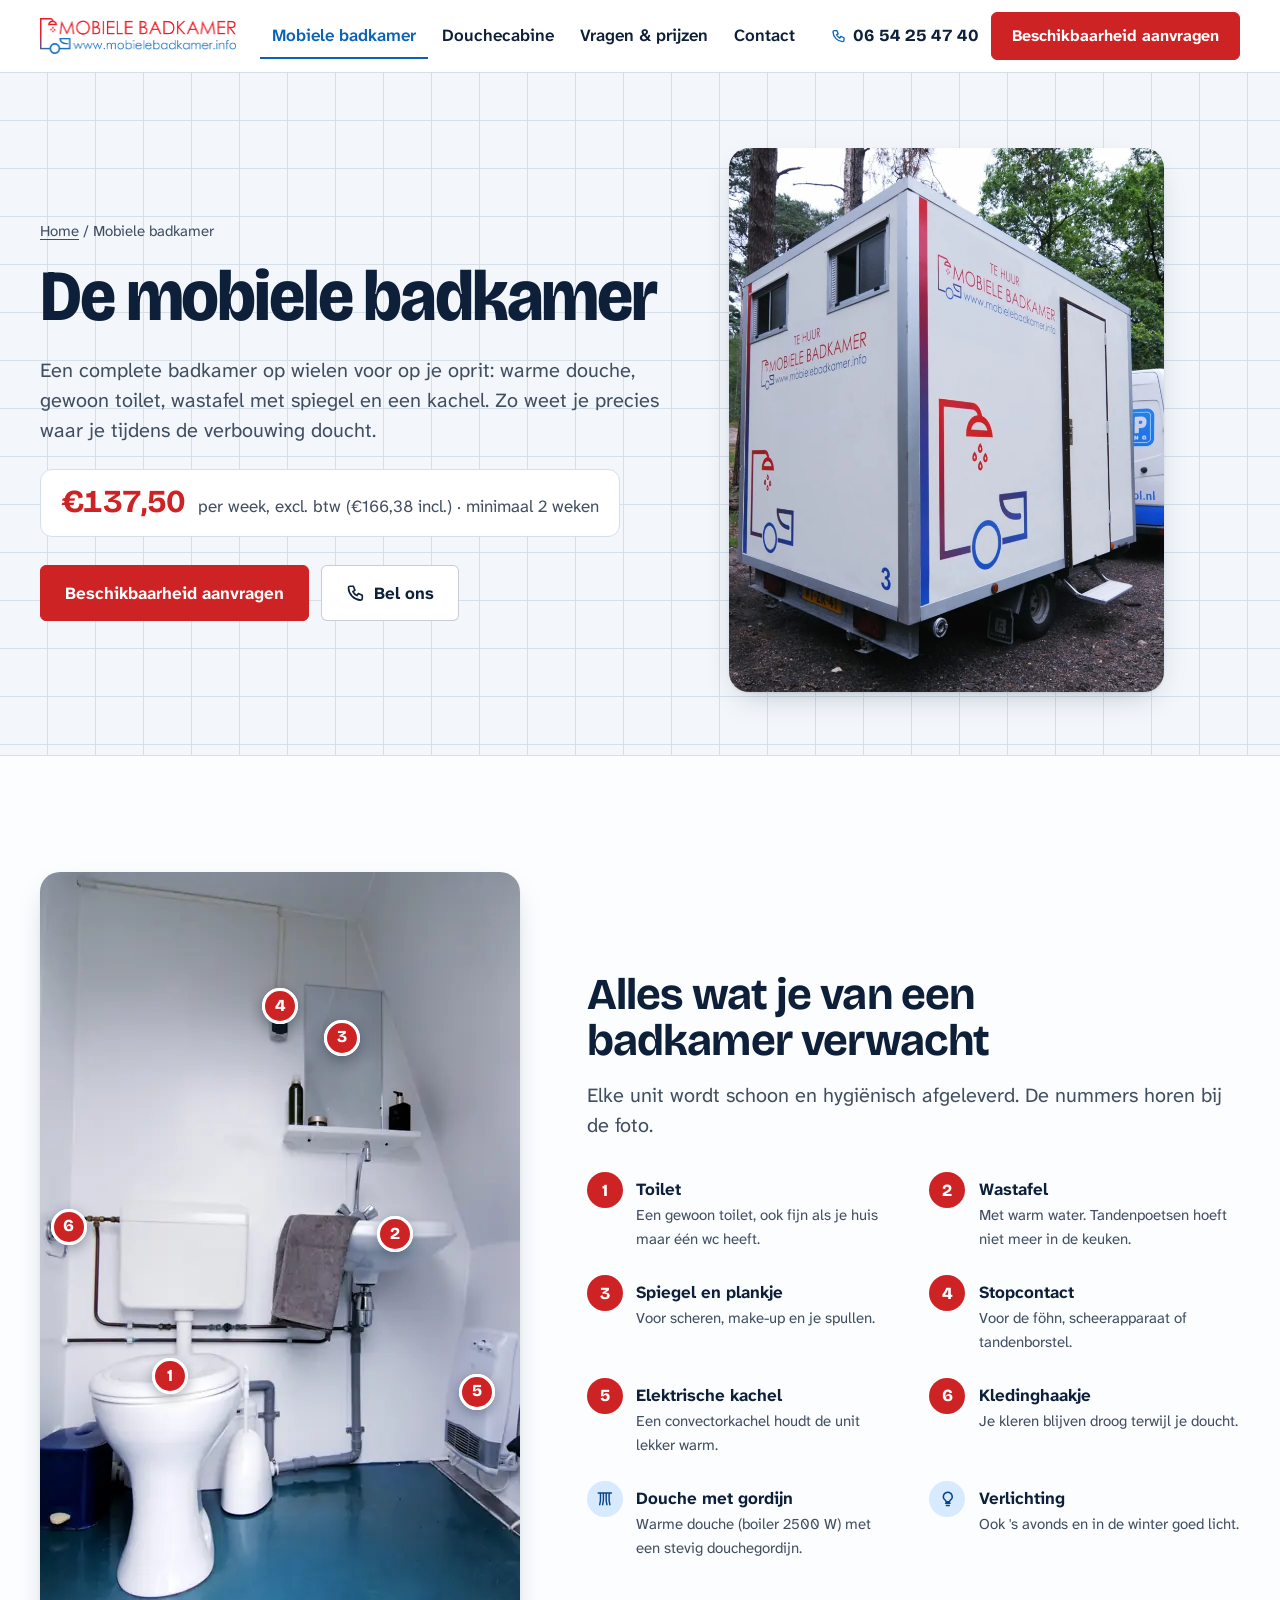
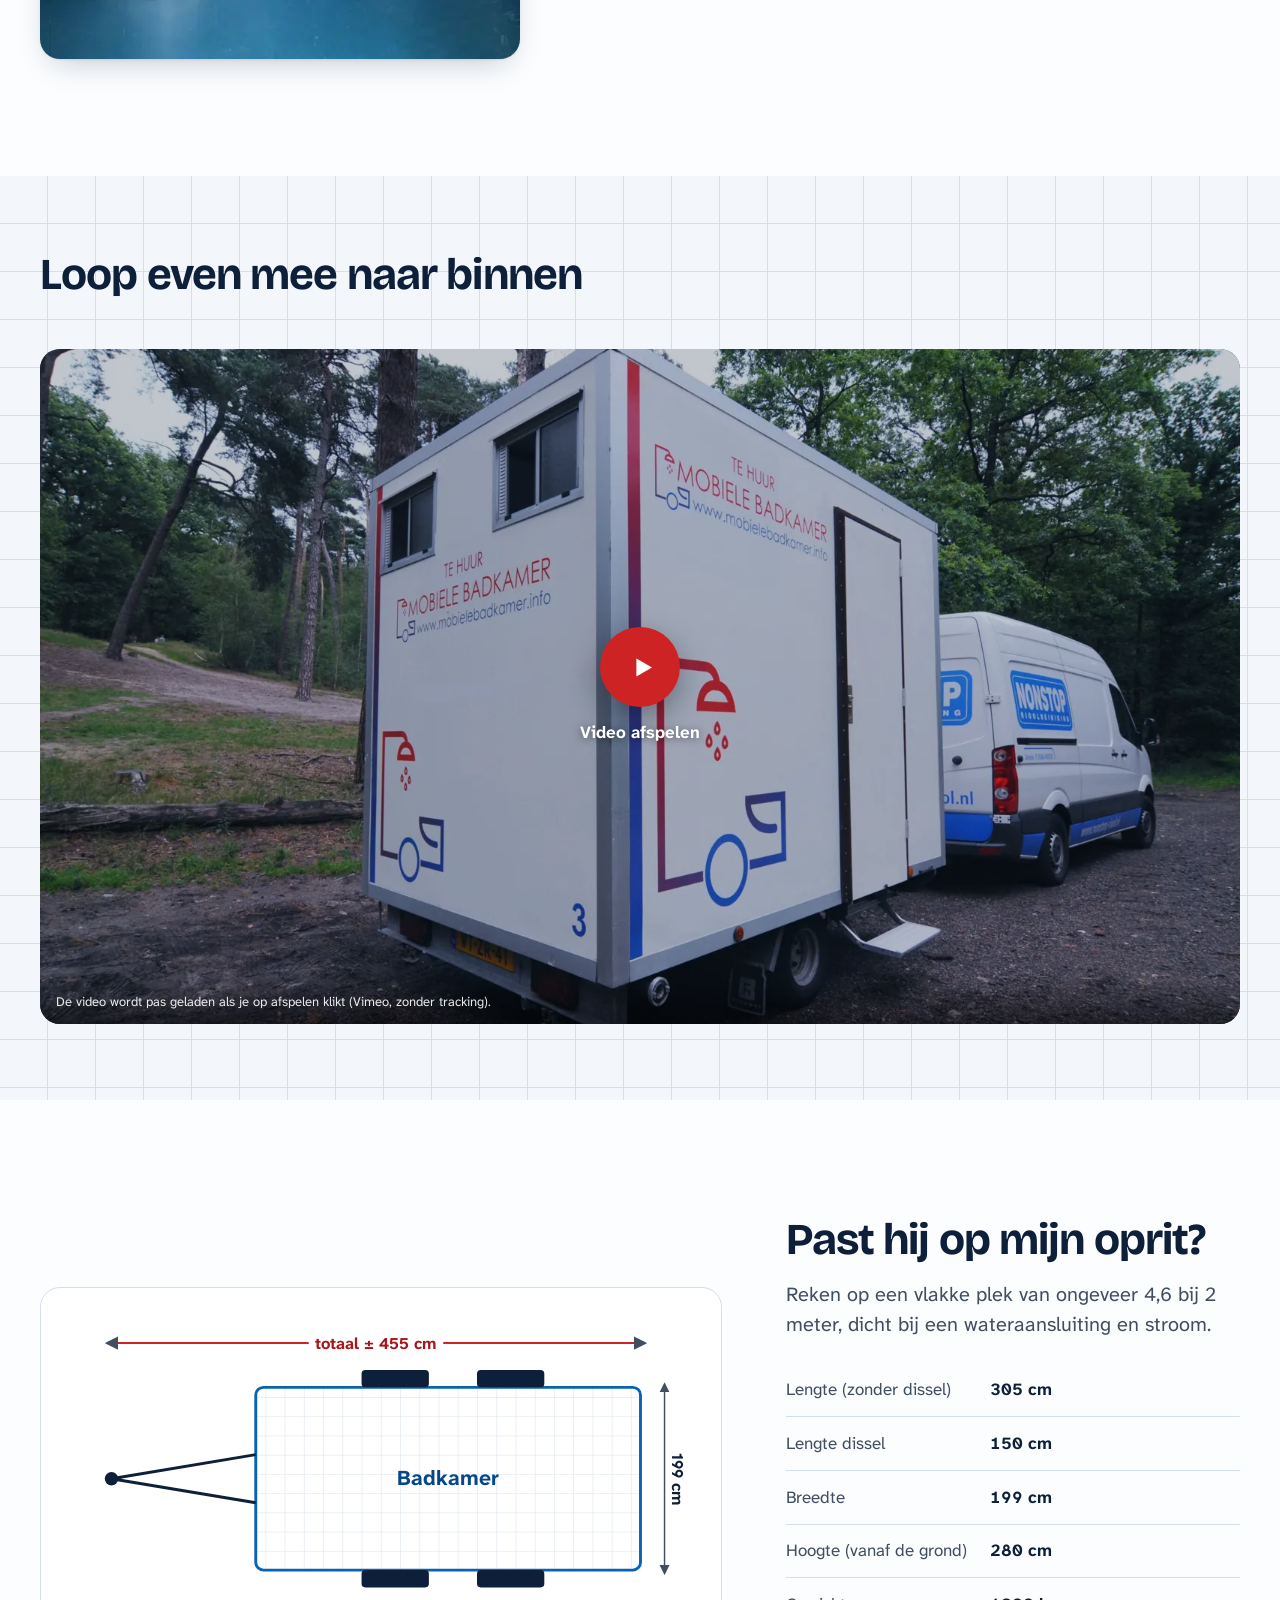
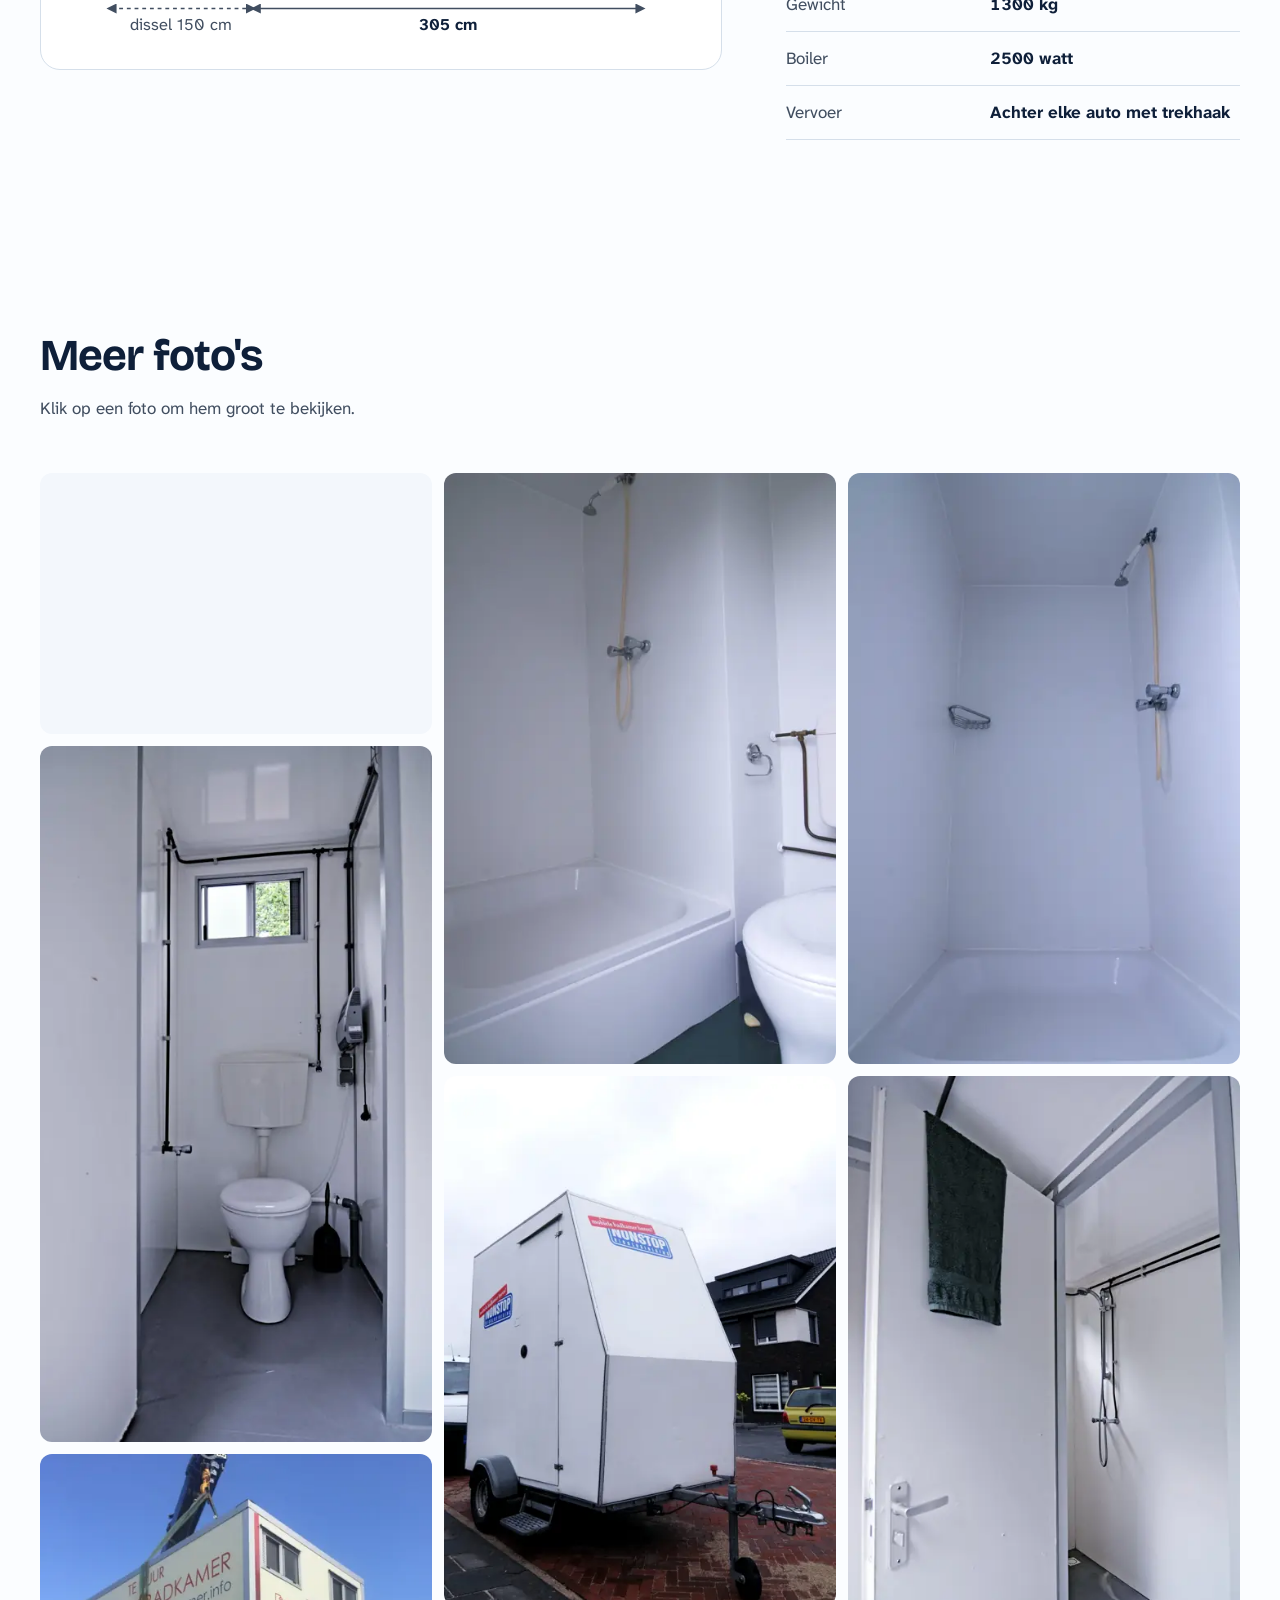
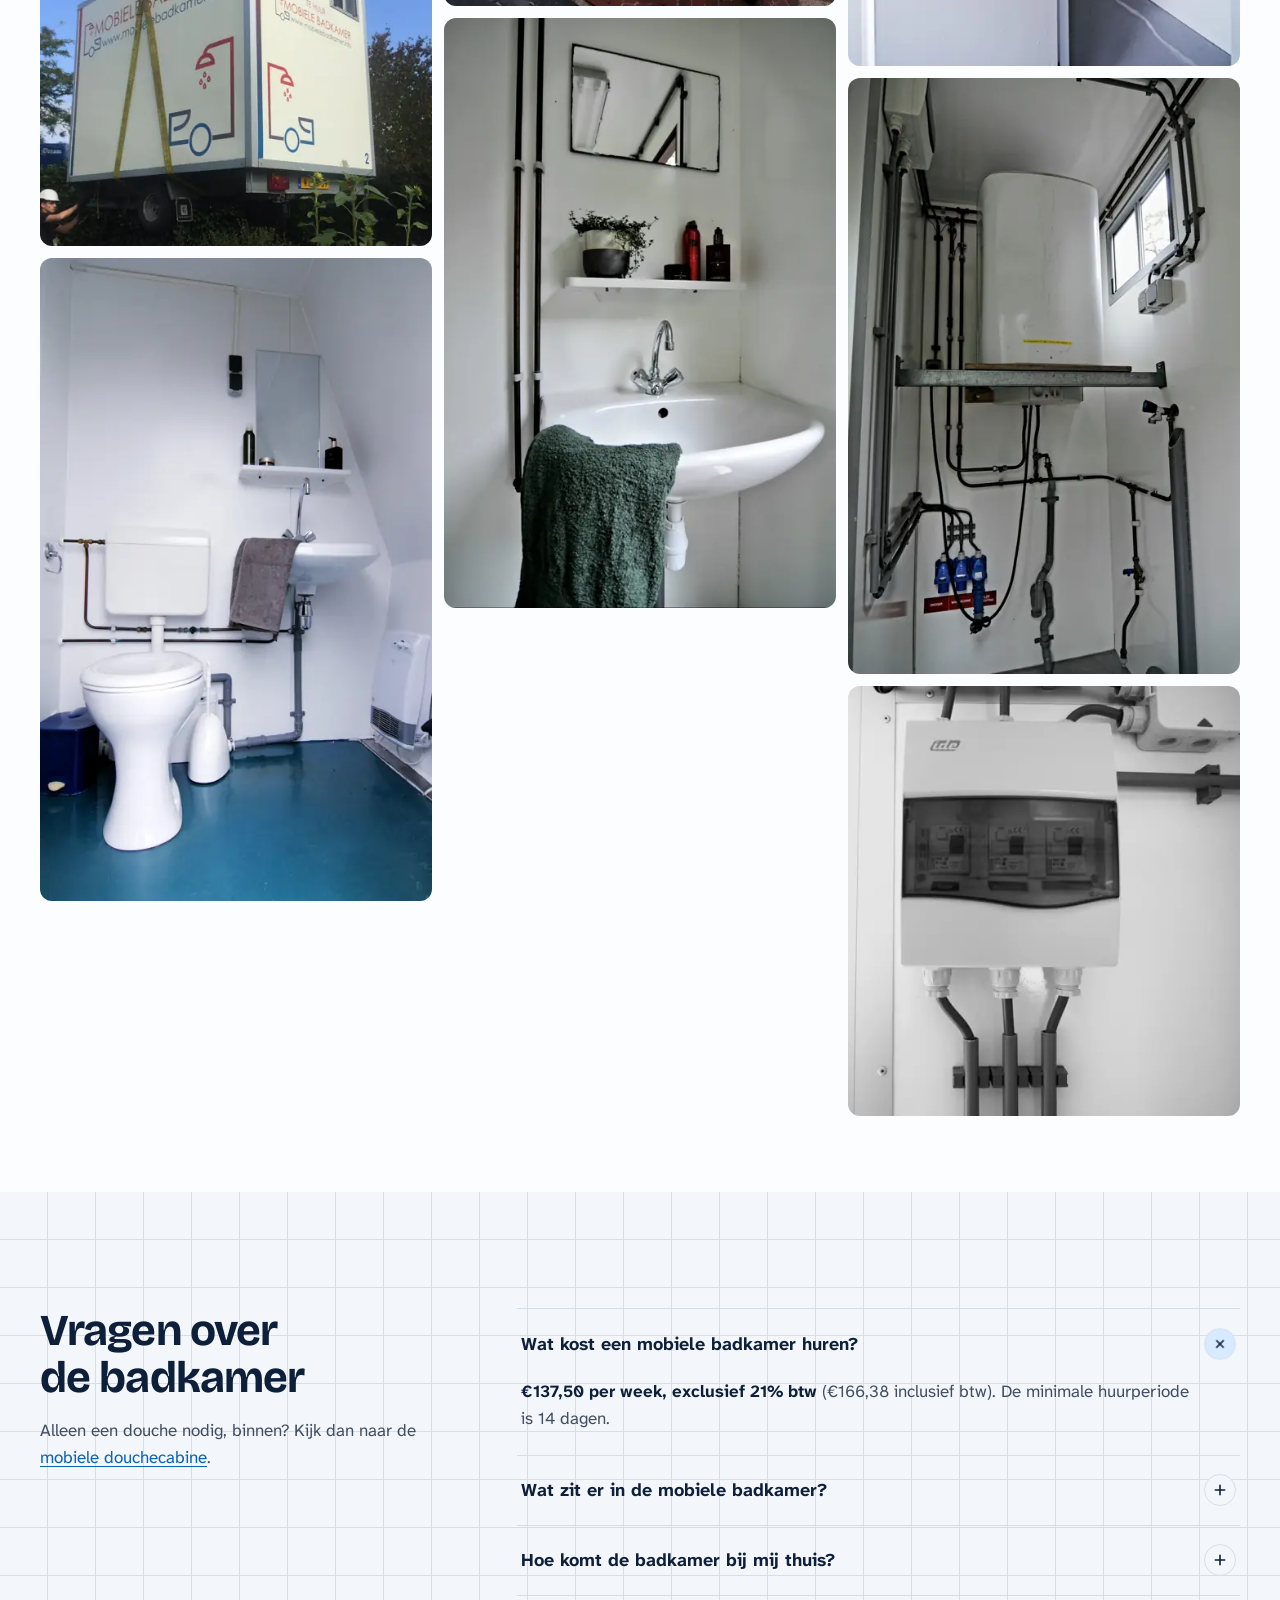
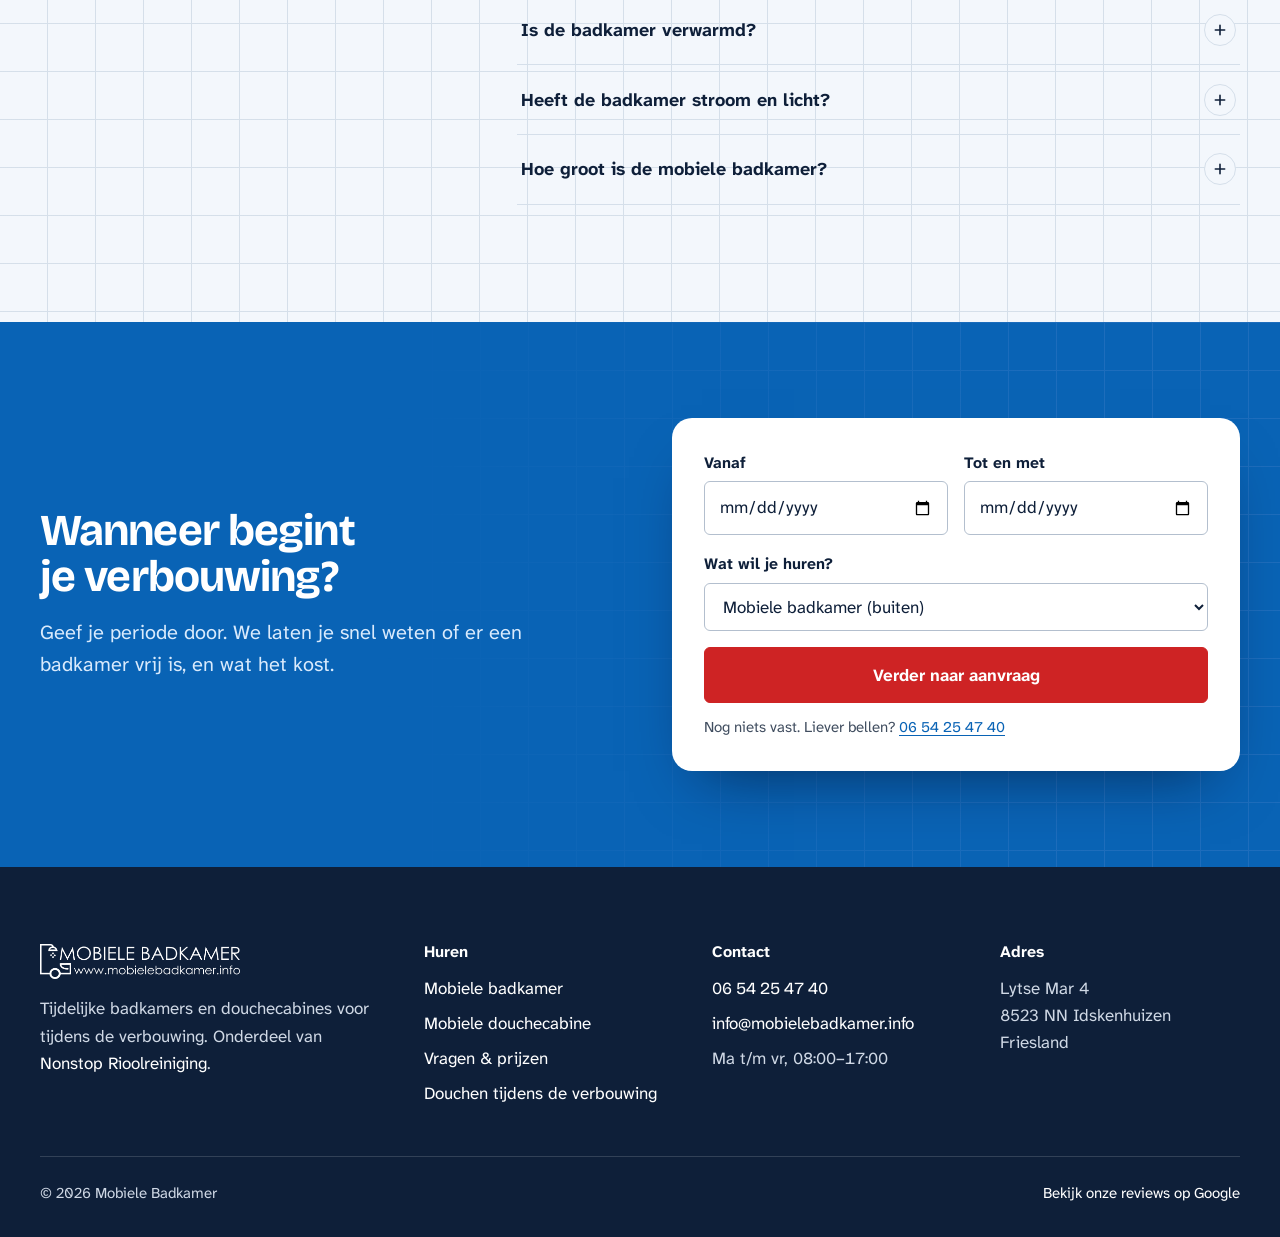
<file: onze-badkamers/index.html>
<!doctype html>
<html lang="nl">
<head>
<meta charset="utf-8">
<meta name="robots" content="noindex, nofollow">
<meta name="viewport" content="width=device-width, initial-scale=1">
<title>De mobiele badkamer: douche, toilet en wastafel op wielen | Mobiele Badkamer</title>
<meta name="description" content="Bekijk onze tijdelijke badkamer: warme douche, toilet, wastafel met spiegel, kachel en stopcontact. 305 × 199 cm. €137,50 per week excl. btw.">
<link rel="canonical" href="https://mobielebadkamer.info/onze-badkamers/">
<meta property="og:type" content="website">
<meta property="og:locale" content="nl_NL">
<meta property="og:title" content="De mobiele badkamer: douche, toilet en wastafel op wielen | Mobiele Badkamer">
<meta property="og:description" content="Bekijk onze tijdelijke badkamer: warme douche, toilet, wastafel met spiegel, kachel en stopcontact. 305 × 199 cm. €137,50 per week excl. btw.">
<meta property="og:url" content="https://mobielebadkamer.info/onze-badkamers/">
<meta property="og:image" content="https://mobielebadkamer.info/assets/img/badkamer-oprit-og.jpg">
<meta name="theme-color" content="#0963b5">
<link rel="icon" href="../assets/img/favicon.png">
<link rel="preload" href="../assets/fonts/bricolage.woff2" as="font" type="font/woff2" crossorigin>
<link rel="preload" href="../assets/fonts/atkinson.woff2" as="font" type="font/woff2" crossorigin>
<link rel="stylesheet" href="../assets/css/site.css">
<script type="application/ld+json">{"@context": "https://schema.org", "@type": "FAQPage", "mainEntity": [{"@type": "Question", "name": "Wat kost een mobiele badkamer huren?", "acceptedAnswer": {"@type": "Answer", "text": "€137,50 per week, exclusief 21% btw (€166,38 inclusief btw). De minimale huurperiode is 14 dagen."}}, {"@type": "Question", "name": "Wat zit er in de mobiele badkamer?", "acceptedAnswer": {"@type": "Answer", "text": "Een douche met warm water en douchegordijn, een gewoon toilet, een wastafel met spiegel en stopcontact, een elektrische convectorkachel, verlichting en kledinghaakjes."}}, {"@type": "Question", "name": "Hoe komt de badkamer bij mij thuis?", "acceptedAnswer": {"@type": "Answer", "text": "Wij zetten de badkamer op de juiste plek en sluiten water en stroom aan. Na de verbouwing halen we hem weer op. Liever zelf? Je mag hem achter iedere auto met een trekhaak vervoeren."}}, {"@type": "Question", "name": "Is de badkamer verwarmd?", "acceptedAnswer": {"@type": "Answer", "text": "Ja. Elke unit heeft een elektrische convectorkachel, dus ook in de winter douche je warm."}}, {"@type": "Question", "name": "Heeft de badkamer stroom en licht?", "acceptedAnswer": {"@type": "Answer", "text": "Ja. Er is verlichting en naast de wastafel zit een stopcontact, handig voor scheren, föhnen of het opladen van je tandenborstel."}}, {"@type": "Question", "name": "Hoe groot is de mobiele badkamer?", "acceptedAnswer": {"@type": "Answer", "text": "199 cm breed, 305 cm lang (zonder dissel) en 280 cm hoog. De dissel is 150 cm, dus reken op ongeveer 4,6 × 2 meter ruimte. De unit weegt 1300 kg en de boiler is 2500 watt."}}]}</script>
</head>
<body class="">
<a class="skip-link" href="#main">Naar de inhoud</a>
<header class="site-header">
  <div class="wrap site-header__inner">
    <a class="brand" href="../index.html"><img src="../assets/img/logo-kleur.png" width="397" height="71" alt="Mobiele Badkamer, naar de homepage"></a>
    <nav class="nav" aria-label="Hoofdmenu"><ul><li><a href="../onze-badkamers/index.html" aria-current="page">Mobiele badkamer</a></li><li><a href="../mobiele-douchecabines/index.html">Douchecabine</a></li><li><a href="../veelgestelde-vragen/index.html">Vragen & prijzen</a></li><li><a href="../contact/index.html">Contact</a></li></ul></nav>
    <div class="header-actions">
      <a class="header-phone" href="tel:+31654254740"><svg viewBox="0 0 24 24" fill="none" stroke="currentColor" stroke-width="2" stroke-linecap="round" stroke-linejoin="round" aria-hidden="true"><path d="M5 4h4l2 5-2.5 1.5a11 11 0 0 0 5 5L15 13l5 2v4a2 2 0 0 1-2 2A16 16 0 0 1 3 6a2 2 0 0 1 2-2"/></svg><span class="num">06 54 25 47 40</span><span class="visually-hidden"> (bellen)</span></a>
      <a class="btn btn--primary" href="../contact/index.html">Beschikbaarheid aanvragen</a>
      <button class="menu-toggle" type="button" data-menu-open aria-expanded="false" aria-controls="menu"><svg viewBox="0 0 24 24" fill="none" stroke="currentColor" stroke-width="2.2" stroke-linecap="round" aria-hidden="true"><path d="M4 7h16M4 12h16M4 17h16"/></svg>Menu</button>
    </div>
  </div>
</header>
<dialog class="menu-dialog" id="menu" aria-label="Menu">
  <div class="menu-dialog__top">
    <a class="brand" href="../index.html"><img src="../assets/img/logo-kleur.png" width="397" height="71" alt="Mobiele Badkamer, naar de homepage" style="width:168px"></a>
    <button class="icon-btn" type="button" data-menu-close aria-label="Menu sluiten"><svg viewBox="0 0 24 24" fill="none" stroke="currentColor" stroke-width="2.2" stroke-linecap="round" aria-hidden="true"><path d="M6 6l12 12M18 6 6 18"/></svg></button>
  </div>
  <nav aria-label="Mobiel menu"><ul><li><a href="../index.html">Home <span aria-hidden="true">→</span></a></li><li><a href="../onze-badkamers/index.html" aria-current="page">Mobiele badkamer <span aria-hidden="true">→</span></a></li><li><a href="../mobiele-douchecabines/index.html">Douchecabine <span aria-hidden="true">→</span></a></li><li><a href="../veelgestelde-vragen/index.html">Vragen & prijzen <span aria-hidden="true">→</span></a></li><li><a href="../contact/index.html">Contact <span aria-hidden="true">→</span></a></li></ul></nav>
  <div class="menu-dialog__cta">
    <a class="btn btn--primary btn--lg" href="../contact/index.html">Beschikbaarheid aanvragen</a>
    <a class="btn btn--lg" href="tel:+31654254740"><svg viewBox="0 0 24 24" fill="none" stroke="currentColor" stroke-width="2" stroke-linecap="round" stroke-linejoin="round" aria-hidden="true"><path d="M5 4h4l2 5-2.5 1.5a11 11 0 0 0 5 5L15 13l5 2v4a2 2 0 0 1-2 2A16 16 0 0 1 3 6a2 2 0 0 1 2-2"/></svg>Bel 06 54 25 47 40</a>
    <p class="small muted">Bereikbaar ma t/m vr, 08:00–17:00</p>
  </div>
</dialog>

<main id="main">

<section class="page-hero tiles">
  <div class="wrap page-hero__grid">
    <div>
      <nav class="crumbs" aria-label="Kruimelpad"><a href="../index.html">Home</a> / Mobiele badkamer</nav>
      <h1>De mobiele badkamer</h1>
      <p class="lead">Een complete badkamer op wielen voor op je oprit: warme douche, gewoon toilet, wastafel met spiegel en een kachel. Zo weet je precies waar je tijdens de verbouwing doucht.</p>
      <p class="price-line"><strong class="num">€137,50</strong><span>per week, excl. btw (€166,38 incl.) · minimaal 2 weken</span></p>
      <div class="btn-row">
        <a class="btn btn--primary btn--lg" href="../contact/index.html?product=badkamer">Beschikbaarheid aanvragen</a>
        <a class="btn btn--lg" href="tel:+31654254740"><svg viewBox="0 0 24 24" fill="none" stroke="currentColor" stroke-width="2" stroke-linecap="round" stroke-linejoin="round" aria-hidden="true"><path d="M5 4h4l2 5-2.5 1.5a11 11 0 0 0 5 5L15 13l5 2v4a2 2 0 0 1-2 2A16 16 0 0 1 3 6a2 2 0 0 1 2-2"/></svg>Bel ons</a>
      </div>
    </div>
    <div class="page-hero__media"><img src="../assets/img/badkamer-oprit-960.webp" srcset="../assets/img/badkamer-oprit-480.webp 480w, ../assets/img/badkamer-oprit-960.webp 960w, ../assets/img/badkamer-oprit-1600.webp 1600w" sizes="(max-width: 860px) 92vw, 34rem" width="1600" height="1063" alt="De mobiele badkamer op wielen, met ramen en eigen deur" loading="eager" fetchpriority="high"></div>
  </div>
</section>

<section class="section" id="binnenkant" aria-labelledby="inside-title">
  <div class="wrap inside">
    <figure class="hotspots" style="margin:0">
  <img src="../assets/img/interieur-toilet-wastafel-960.webp" srcset="../assets/img/interieur-toilet-wastafel-480.webp 480w, ../assets/img/interieur-toilet-wastafel-960.webp 960w, ../assets/img/interieur-toilet-wastafel-1600.webp 1600w" sizes="(max-width: 860px) 92vw, 30rem" width="1561" height="2560" alt="Binnen in de mobiele badkamer: toilet, wastafel met spiegel, stopcontact, kachel en kledinghaakje" loading="lazy" decoding="async">
  <span class="hotspot" style="--x:27%;--y:64%;--i:0" aria-hidden="true">1</span><span class="hotspot" style="--x:74%;--y:46%;--i:1" aria-hidden="true">2</span><span class="hotspot" style="--x:63%;--y:21%;--i:2" aria-hidden="true">3</span><span class="hotspot" style="--x:50%;--y:17%;--i:3" aria-hidden="true">4</span><span class="hotspot" style="--x:91%;--y:66%;--i:4" aria-hidden="true">5</span><span class="hotspot" style="--x:6%;--y:45%;--i:5" aria-hidden="true">6</span>
</figure>
    <div>
      <h2 id="inside-title" style="font-size:var(--step-3)">Alles wat je van een badkamer verwacht</h2>
      <p class="lead" style="margin-top:1rem">Elke unit wordt schoon en hygiënisch afgeleverd. De nummers horen bij de foto.</p>
      
<ol class="amenities">
  <li><span class="n">1</span><div><h3>Toilet</h3><p>Een gewoon toilet, ook fijn als je huis maar één wc heeft.</p></div></li>
  <li><span class="n">2</span><div><h3>Wastafel</h3><p>Met warm water. Tandenpoetsen hoeft niet meer in de keuken.</p></div></li>
  <li><span class="n">3</span><div><h3>Spiegel en plankje</h3><p>Voor scheren, make-up en je spullen.</p></div></li>
  <li><span class="n">4</span><div><h3>Stopcontact</h3><p>Voor de föhn, scheerapparaat of tandenborstel.</p></div></li>
  <li><span class="n">5</span><div><h3>Elektrische kachel</h3><p>Een convectorkachel houdt de unit lekker warm.</p></div></li>
  <li><span class="n">6</span><div><h3>Kledinghaakje</h3><p>Je kleren blijven droog terwijl je doucht.</p></div></li>
  <li><span class="n n--plain"><svg viewBox="0 0 24 24" fill="none" stroke="currentColor" stroke-width="2" stroke-linecap="round" stroke-linejoin="round" aria-hidden="true"><path d="M3 4h18M6 4c0 6 1 10-1 16M10 4c0 6 1 10-1 16M14 4c0 6-1 10 1 16M18 4c0 6-1 10 1 16"/></svg></span><div><h3>Douche met gordijn</h3><p>Warme douche (boiler 2500 W) met een stevig douchegordijn.</p></div></li>
  <li><span class="n n--plain"><svg viewBox="0 0 24 24" fill="none" stroke="currentColor" stroke-width="2" stroke-linecap="round" stroke-linejoin="round" aria-hidden="true"><path d="M9 18h6M10 21h4M12 3a6 6 0 0 0-3.5 10.9c.6.4 1 1.1 1 1.8V16h5v-.3c0-.7.4-1.4 1-1.8A6 6 0 0 0 12 3"/></svg></span><div><h3>Verlichting</h3><p>Ook 's avonds en in de winter goed licht.</p></div></li>
</ol>
    </div>
  </div>
</section>

<section class="section section--tight tiles" aria-labelledby="video-title">
  <div class="wrap">
    <div class="section-head"><h2 id="video-title">Loop even mee naar binnen</h2></div>
    <div class="video" data-vimeo="1084533544" data-title="Rondleiding door de mobiele badkamer">
      <button type="button"><span class="play"><svg viewBox="0 0 24 24" fill="currentColor" aria-hidden="true"><path d="M7 4.5v15l13-7.5z"/></svg></span><span>Video afspelen</span></button>
      <img src="../assets/img/badkamer-oprit-960.webp" srcset="../assets/img/badkamer-oprit-480.webp 480w, ../assets/img/badkamer-oprit-960.webp 960w, ../assets/img/badkamer-oprit-1600.webp 1600w" sizes="(max-width: 1200px) 92vw, 76rem" width="1600" height="1063" alt="" loading="lazy" decoding="async">
      <p class="consent">De video wordt pas geladen als je op afspelen klikt (Vimeo, zonder tracking).</p>
    </div>
  </div>
</section>

<section class="section" aria-labelledby="dims-title">
  <div class="wrap dims">
    <figure class="dims__drawing" style="margin:0"><svg viewBox="0 0 640 330" role="img" aria-labelledby="dims-t dims-d">
<title id="dims-t">Afmetingen mobiele badkamer, bovenaanzicht</title>
<desc id="dims-d">De unit is 305 centimeter lang en 199 centimeter breed. Met de dissel van 150 centimeter is de totale lengte ongeveer 455 centimeter.</desc>
<defs><pattern id="tg" width="20" height="20" patternUnits="userSpaceOnUse"><path d="M20 0H0V20" fill="none" stroke="oklch(0.90 0.018 250)" stroke-width="1"/></pattern>
<marker id="ar" viewBox="0 0 10 10" refX="5" refY="5" markerWidth="7" markerHeight="7" orient="auto-start-reverse"><path d="M0 0 10 5 0 10z" fill="oklch(0.42 0.035 256)"/></marker></defs>
<rect x="190" y="70" width="400" height="190" rx="8" fill="url(#tg)" stroke="oklch(0.50 0.15 253)" stroke-width="3"/>
<path d="M190 140 L40 165 L190 190" fill="none" stroke="oklch(0.24 0.055 258)" stroke-width="3" stroke-linejoin="round"/>
<circle cx="40" cy="165" r="7" fill="oklch(0.24 0.055 258)"/>
<rect x="300" y="52" width="70" height="18" rx="4" fill="oklch(0.24 0.055 258)"/><rect x="420" y="52" width="70" height="18" rx="4" fill="oklch(0.24 0.055 258)"/>
<rect x="300" y="260" width="70" height="18" rx="4" fill="oklch(0.24 0.055 258)"/><rect x="420" y="260" width="70" height="18" rx="4" fill="oklch(0.24 0.055 258)"/>
<text x="390" y="172" text-anchor="middle" font-size="22" font-weight="700" fill="oklch(0.40 0.13 256)">Badkamer</text>
<line x1="190" y1="300" x2="590" y2="300" stroke="oklch(0.42 0.035 256)" stroke-width="1.5" marker-start="url(#ar)" marker-end="url(#ar)"/>
<text x="390" y="322" text-anchor="middle" font-size="17" font-weight="700" fill="oklch(0.24 0.055 258)">305 cm</text>
<line x1="40" y1="300" x2="185" y2="300" stroke="oklch(0.42 0.035 256)" stroke-width="1.5" stroke-dasharray="4 4" marker-start="url(#ar)" marker-end="url(#ar)"/>
<text x="112" y="322" text-anchor="middle" font-size="17" fill="oklch(0.42 0.035 256)">dissel 150 cm</text>
<line x1="615" y1="70" x2="615" y2="260" stroke="oklch(0.42 0.035 256)" stroke-width="1.5" marker-start="url(#ar)" marker-end="url(#ar)"/>
<text x="628" y="170" font-size="17" font-weight="700" fill="oklch(0.24 0.055 258)" transform="rotate(90 628 165)" text-anchor="middle">199 cm</text>
<line x1="40" y1="24" x2="590" y2="24" stroke="oklch(0.55 0.205 27)" stroke-width="2" marker-start="url(#ar)" marker-end="url(#ar)"/>
<rect x="245" y="10" width="140" height="28" rx="14" fill="oklch(1 0 0)"/>
<text x="315" y="30" text-anchor="middle" font-size="17" font-weight="700" fill="oklch(0.47 0.18 27)">totaal ± 455 cm</text>
</svg></figure>
    <div>
      <h2 id="dims-title" style="font-size:var(--step-3)">Past hij op mijn oprit?</h2>
      <p class="lead" style="margin-top:1rem;margin-bottom:1.5rem">Reken op een vlakke plek van ongeveer 4,6 bij 2 meter, dicht bij een wateraansluiting en stroom.</p>
      <table class="spec">
        <caption class="visually-hidden">Technische specificaties mobiele badkamer</caption>
        <tbody>
          <tr><th scope="row">Lengte (zonder dissel)</th><td>305 cm</td></tr>
          <tr><th scope="row">Lengte dissel</th><td>150 cm</td></tr>
          <tr><th scope="row">Breedte</th><td>199 cm</td></tr>
          <tr><th scope="row">Hoogte (vanaf de grond)</th><td>280 cm</td></tr>
          <tr><th scope="row">Gewicht</th><td>1300 kg</td></tr>
          <tr><th scope="row">Boiler</th><td>2500 watt</td></tr>
          <tr><th scope="row">Vervoer</th><td>Achter elke auto met trekhaak</td></tr>
        </tbody>
      </table>
    </div>
  </div>
</section>

<section class="section section--tight" aria-labelledby="gallery-title">
  <div class="wrap">
    <div class="section-head"><h2 id="gallery-title">Meer foto's</h2><p class="muted">Klik op een foto om hem groot te bekijken.</p></div>
    <div class="gallery"><button type="button" data-lightbox="../assets/img/badkamer-oprit-1600.webp"><img src="../assets/img/badkamer-oprit-960.webp" srcset="../assets/img/badkamer-oprit-480.webp 480w, ../assets/img/badkamer-oprit-960.webp 960w, ../assets/img/badkamer-oprit-1600.webp 1600w" sizes="(max-width: 700px) 92vw, 24rem" width="1600" height="1063" alt="De mobiele badkamer bij een bosrand, met bedrijfsbus" loading="lazy" decoding="async"></button>
<button type="button" data-lightbox="../assets/img/interieur-toilet-960.webp"><img src="../assets/img/interieur-toilet-960.webp" srcset="../assets/img/interieur-toilet-480.webp 480w, ../assets/img/interieur-toilet-960.webp 960w" sizes="(max-width: 700px) 92vw, 24rem" width="960" height="1705" alt="Toiletruimte met raam" loading="lazy" decoding="async"></button>
<button type="button" data-lightbox="../assets/img/badkamer-kraan-960.webp"><img src="../assets/img/badkamer-kraan-960.webp" srcset="../assets/img/badkamer-kraan-480.webp 480w, ../assets/img/badkamer-kraan-960.webp 960w" sizes="(max-width: 700px) 92vw, 24rem" width="960" height="960" alt="Plaatsing met een kraan" loading="lazy" decoding="async"></button>
<button type="button" data-lightbox="../assets/img/interieur-toilet-wastafel-1600.webp"><img src="../assets/img/interieur-toilet-wastafel-960.webp" srcset="../assets/img/interieur-toilet-wastafel-480.webp 480w, ../assets/img/interieur-toilet-wastafel-960.webp 960w, ../assets/img/interieur-toilet-wastafel-1600.webp 1600w" sizes="(max-width: 700px) 92vw, 24rem" width="1561" height="2560" alt="Toilet, wastafel, spiegel en kachel" loading="lazy" decoding="async"></button>
<button type="button" data-lightbox="../assets/img/interieur-douchebak-1600.webp"><img src="../assets/img/interieur-douchebak-960.webp" srcset="../assets/img/interieur-douchebak-480.webp 480w, ../assets/img/interieur-douchebak-960.webp 960w, ../assets/img/interieur-douchebak-1600.webp 1600w" sizes="(max-width: 700px) 92vw, 24rem" width="1600" height="2409" alt="Douchebak naast het toilet" loading="lazy" decoding="async"></button>
<button type="button" data-lightbox="../assets/img/badkamer-straat-1600.webp"><img src="../assets/img/badkamer-straat-960.webp" srcset="../assets/img/badkamer-straat-480.webp 480w, ../assets/img/badkamer-straat-960.webp 960w, ../assets/img/badkamer-straat-1600.webp 1600w" sizes="(max-width: 700px) 92vw, 24rem" width="1600" height="2163" alt="Geparkeerd aan de straat" loading="lazy" decoding="async"></button>
<button type="button" data-lightbox="../assets/img/interieur-wastafel-1600.webp"><img src="../assets/img/interieur-wastafel-960.webp" srcset="../assets/img/interieur-wastafel-480.webp 480w, ../assets/img/interieur-wastafel-960.webp 960w, ../assets/img/interieur-wastafel-1600.webp 1600w" sizes="(max-width: 700px) 92vw, 24rem" width="1600" height="2409" alt="Wastafel met spiegel en plankje" loading="lazy" decoding="async"></button>
<button type="button" data-lightbox="../assets/img/interieur-douche-1600.webp"><img src="../assets/img/interieur-douche-960.webp" srcset="../assets/img/interieur-douche-480.webp 480w, ../assets/img/interieur-douche-960.webp 960w, ../assets/img/interieur-douche-1600.webp 1600w" sizes="(max-width: 700px) 92vw, 24rem" width="1600" height="2409" alt="Douchehoek" loading="lazy" decoding="async"></button>
<button type="button" data-lightbox="../assets/img/interieur-deur-1600.webp"><img src="../assets/img/interieur-deur-960.webp" srcset="../assets/img/interieur-deur-480.webp 480w, ../assets/img/interieur-deur-960.webp 960w, ../assets/img/interieur-deur-1600.webp 1600w" sizes="(max-width: 700px) 92vw, 24rem" width="1600" height="2409" alt="Deur met kledinghaak" loading="lazy" decoding="async"></button>
<button type="button" data-lightbox="../assets/img/interieur-boiler-1600.webp"><img src="../assets/img/interieur-boiler-960.webp" srcset="../assets/img/interieur-boiler-480.webp 480w, ../assets/img/interieur-boiler-960.webp 960w, ../assets/img/interieur-boiler-1600.webp 1600w" sizes="(max-width: 700px) 92vw, 24rem" width="1600" height="2432" alt="Boiler van 2500 watt" loading="lazy" decoding="async"></button>
<button type="button" data-lightbox="../assets/img/interieur-groepenkast-1600.webp"><img src="../assets/img/interieur-groepenkast-960.webp" srcset="../assets/img/interieur-groepenkast-480.webp 480w, ../assets/img/interieur-groepenkast-960.webp 960w, ../assets/img/interieur-groepenkast-1600.webp 1600w" sizes="(max-width: 700px) 92vw, 24rem" width="1600" height="1755" alt="Groepenkast van de unit" loading="lazy" decoding="async"></button></div>
  </div>
</section>
<dialog class="lightbox" id="lightbox" aria-label="Foto vergroot">
  <figure style="margin:0"><img alt="" width="1600" height="1067"><figcaption></figcaption></figure>
  <div class="lightbox__nav"><button class="icon-btn" type="button" data-prev aria-label="Vorige foto"><svg viewBox="0 0 24 24" fill="none" stroke="currentColor" stroke-width="2.2" stroke-linecap="round" stroke-linejoin="round" aria-hidden="true"><path d="m15 5-7 7 7 7"/></svg></button><button class="icon-btn" type="button" data-next aria-label="Volgende foto"><svg viewBox="0 0 24 24" fill="none" stroke="currentColor" stroke-width="2.2" stroke-linecap="round" stroke-linejoin="round" aria-hidden="true"><path d="m9 5 7 7-7 7"/></svg></button></div>
  <div class="lightbox__bar"><button class="icon-btn" type="button" data-close aria-label="Sluiten" autofocus><svg viewBox="0 0 24 24" fill="none" stroke="currentColor" stroke-width="2.2" stroke-linecap="round" aria-hidden="true"><path d="M6 6l12 12M18 6 6 18"/></svg></button></div>
</dialog>

<section class="section tiles" aria-labelledby="bfaq-title">
  <div class="wrap faq-layout">
    <div class="section-head">
      <h2 id="bfaq-title">Vragen over de badkamer</h2>
      <p class="muted">Alleen een douche nodig, binnen? Kijk dan naar de <a href="../mobiele-douchecabines/index.html">mobiele douchecabine</a>.</p>
    </div>
    <div class="faq">
<details open><summary><span>Wat kost een mobiele badkamer huren?</span><span class="pm"><svg viewBox="0 0 24 24" fill="none" stroke="currentColor" stroke-width="2.4" stroke-linecap="round" aria-hidden="true"><path d="M12 5v14M5 12h14"/></svg></span></summary><div class="answer"><p><strong>€137,50 per week, exclusief 21% btw</strong> (€166,38 inclusief btw). De minimale huurperiode is 14 dagen.</p></div></details>
<details><summary><span>Wat zit er in de mobiele badkamer?</span><span class="pm"><svg viewBox="0 0 24 24" fill="none" stroke="currentColor" stroke-width="2.4" stroke-linecap="round" aria-hidden="true"><path d="M12 5v14M5 12h14"/></svg></span></summary><div class="answer"><p>Een douche met warm water en douchegordijn, een gewoon toilet, een wastafel met spiegel en stopcontact, een elektrische convectorkachel, verlichting en kledinghaakjes.</p></div></details>
<details><summary><span>Hoe komt de badkamer bij mij thuis?</span><span class="pm"><svg viewBox="0 0 24 24" fill="none" stroke="currentColor" stroke-width="2.4" stroke-linecap="round" aria-hidden="true"><path d="M12 5v14M5 12h14"/></svg></span></summary><div class="answer"><p>Wij zetten de badkamer op de juiste plek en sluiten water en stroom aan. Na de verbouwing halen we hem weer op. Liever zelf? Je mag hem achter iedere auto met een trekhaak vervoeren.</p></div></details>
<details><summary><span>Is de badkamer verwarmd?</span><span class="pm"><svg viewBox="0 0 24 24" fill="none" stroke="currentColor" stroke-width="2.4" stroke-linecap="round" aria-hidden="true"><path d="M12 5v14M5 12h14"/></svg></span></summary><div class="answer"><p>Ja. Elke unit heeft een elektrische convectorkachel, dus ook in de winter douche je warm.</p></div></details>
<details><summary><span>Heeft de badkamer stroom en licht?</span><span class="pm"><svg viewBox="0 0 24 24" fill="none" stroke="currentColor" stroke-width="2.4" stroke-linecap="round" aria-hidden="true"><path d="M12 5v14M5 12h14"/></svg></span></summary><div class="answer"><p>Ja. Er is verlichting en naast de wastafel zit een stopcontact, handig voor scheren, föhnen of het opladen van je tandenborstel.</p></div></details>
<details><summary><span>Hoe groot is de mobiele badkamer?</span><span class="pm"><svg viewBox="0 0 24 24" fill="none" stroke="currentColor" stroke-width="2.4" stroke-linecap="round" aria-hidden="true"><path d="M12 5v14M5 12h14"/></svg></span></summary><div class="answer"><p>199 cm breed, 305 cm lang (zonder dissel) en 280 cm hoog. De dissel is 150 cm, dus reken op ongeveer 4,6 × 2 meter ruimte. De unit weegt 1300 kg en de boiler is 2500 watt.</p></div></details>
</div>
  </div>
</section>

<section class="band" aria-labelledby="band-title">
  <div class="wrap band__inner">
    <div>
      <h2 id="band-title">Wanneer begint je verbouwing?</h2>
      <p>Geef je periode door. We laten je snel weten of er een badkamer vrij is, en wat het kost.</p>
    </div>
    <form class="quick-form" action="../contact/index.html" method="get" data-quick>
      <div class="field"><label for="q-vanaf">Vanaf</label><input id="q-vanaf" name="vanaf" type="date" required></div>
      <div class="field"><label for="q-tot">Tot en met</label><input id="q-tot" name="tot" type="date" required></div>
      <div class="field field--full"><label for="q-product">Wat wil je huren?</label>
        <select id="q-product" name="product"><option value="badkamer">Mobiele badkamer (buiten)</option><option value="douchecabine">Mobiele douchecabine (binnen)</option></select></div>
      <button class="btn btn--primary btn--lg" type="submit">Verder naar aanvraag</button>
      <p class="hint">Nog niets vast. Liever bellen? <a href="tel:+31654254740" class="num">06 54 25 47 40</a></p>
    </form>
  </div>
</section>

</main>

<footer class="site-footer">
  <div class="wrap">
    <div class="footer-grid">
      <div class="footer-brand">
        <img src="../assets/img/logo-wit.png" width="397" height="71" alt="Mobiele Badkamer" loading="lazy">
        <p>Tijdelijke badkamers en douchecabines voor tijdens de verbouwing. Onderdeel van <a href="https://nonstop-riool.nl/">Nonstop Rioolreiniging</a>.</p>
      </div>
      <div>
        <h2>Huren</h2>
        <ul>
          <li><a href="../onze-badkamers/index.html">Mobiele badkamer</a></li>
          <li><a href="../mobiele-douchecabines/index.html">Mobiele douchecabine</a></li>
          <li><a href="../veelgestelde-vragen/index.html">Vragen &amp; prijzen</a></li>
          <li><a href="../douchen-tijdens-verbouwing-badkamer/index.html">Douchen tijdens de verbouwing</a></li>
        </ul>
      </div>
      <div>
        <h2>Contact</h2>
        <ul>
          <li><a href="tel:+31654254740" class="num">06 54 25 47 40</a></li>
          <li><a href="mailto:info@mobielebadkamer.info">info@mobielebadkamer.info</a></li>
          <li>Ma t/m vr, <span class="num">08:00–17:00</span></li>
        </ul>
      </div>
      <div>
        <h2>Adres</h2>
        <address style="font-style:normal">Lytse Mar 4<br>8523 NN Idskenhuizen<br>Friesland</address>
      </div>
    </div>
    <div class="footer-bottom">
      <span>© 2026 Mobiele Badkamer</span>
      <a href="https://www.google.com/maps/place/Mobiele+Badkamer+-+Een+tijdelijke+mobiele+badkamer+huren%3F+Wij+bieden+interessante+opties!/@52.9297283,5.705707,15z/data=!4m6!3m5!1s0x47b8089ed1d982dd:0xed24cf59d8aee0cb!8m2!3d52.9297283!4d5.705707!16s%2Fg%2F11bzywgtc5">Bekijk onze reviews op Google</a>
    </div>
  </div>
</footer>

<div class="action-bar" aria-label="Snelle acties">
  <a class="btn" href="tel:+31654254740"><svg viewBox="0 0 24 24" fill="none" stroke="currentColor" stroke-width="2" stroke-linecap="round" stroke-linejoin="round" aria-hidden="true"><path d="M5 4h4l2 5-2.5 1.5a11 11 0 0 0 5 5L15 13l5 2v4a2 2 0 0 1-2 2A16 16 0 0 1 3 6a2 2 0 0 1 2-2"/></svg>Bellen</a>
  <a class="btn btn--primary" href="../contact/index.html">Aanvragen</a>
</div>
<script src="../assets/js/site.js" defer></script>
</body>
</html>
</file>
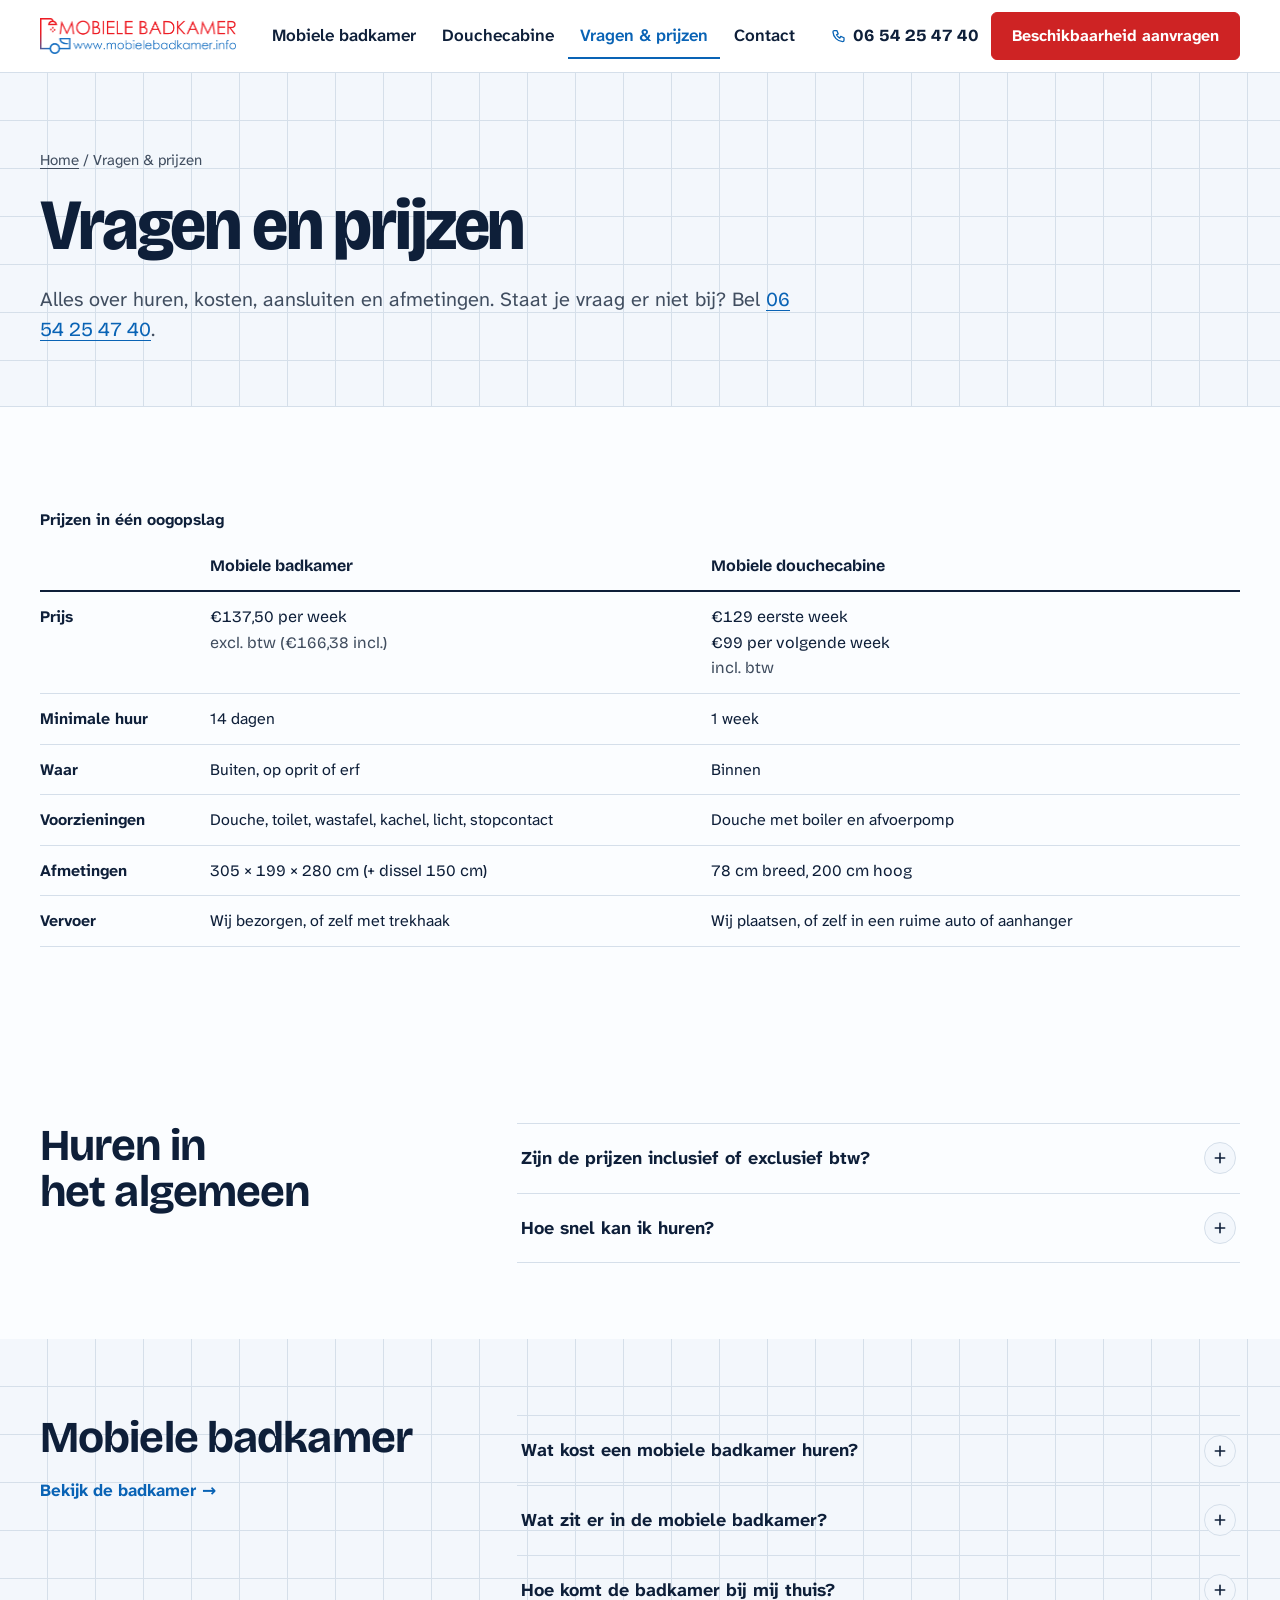
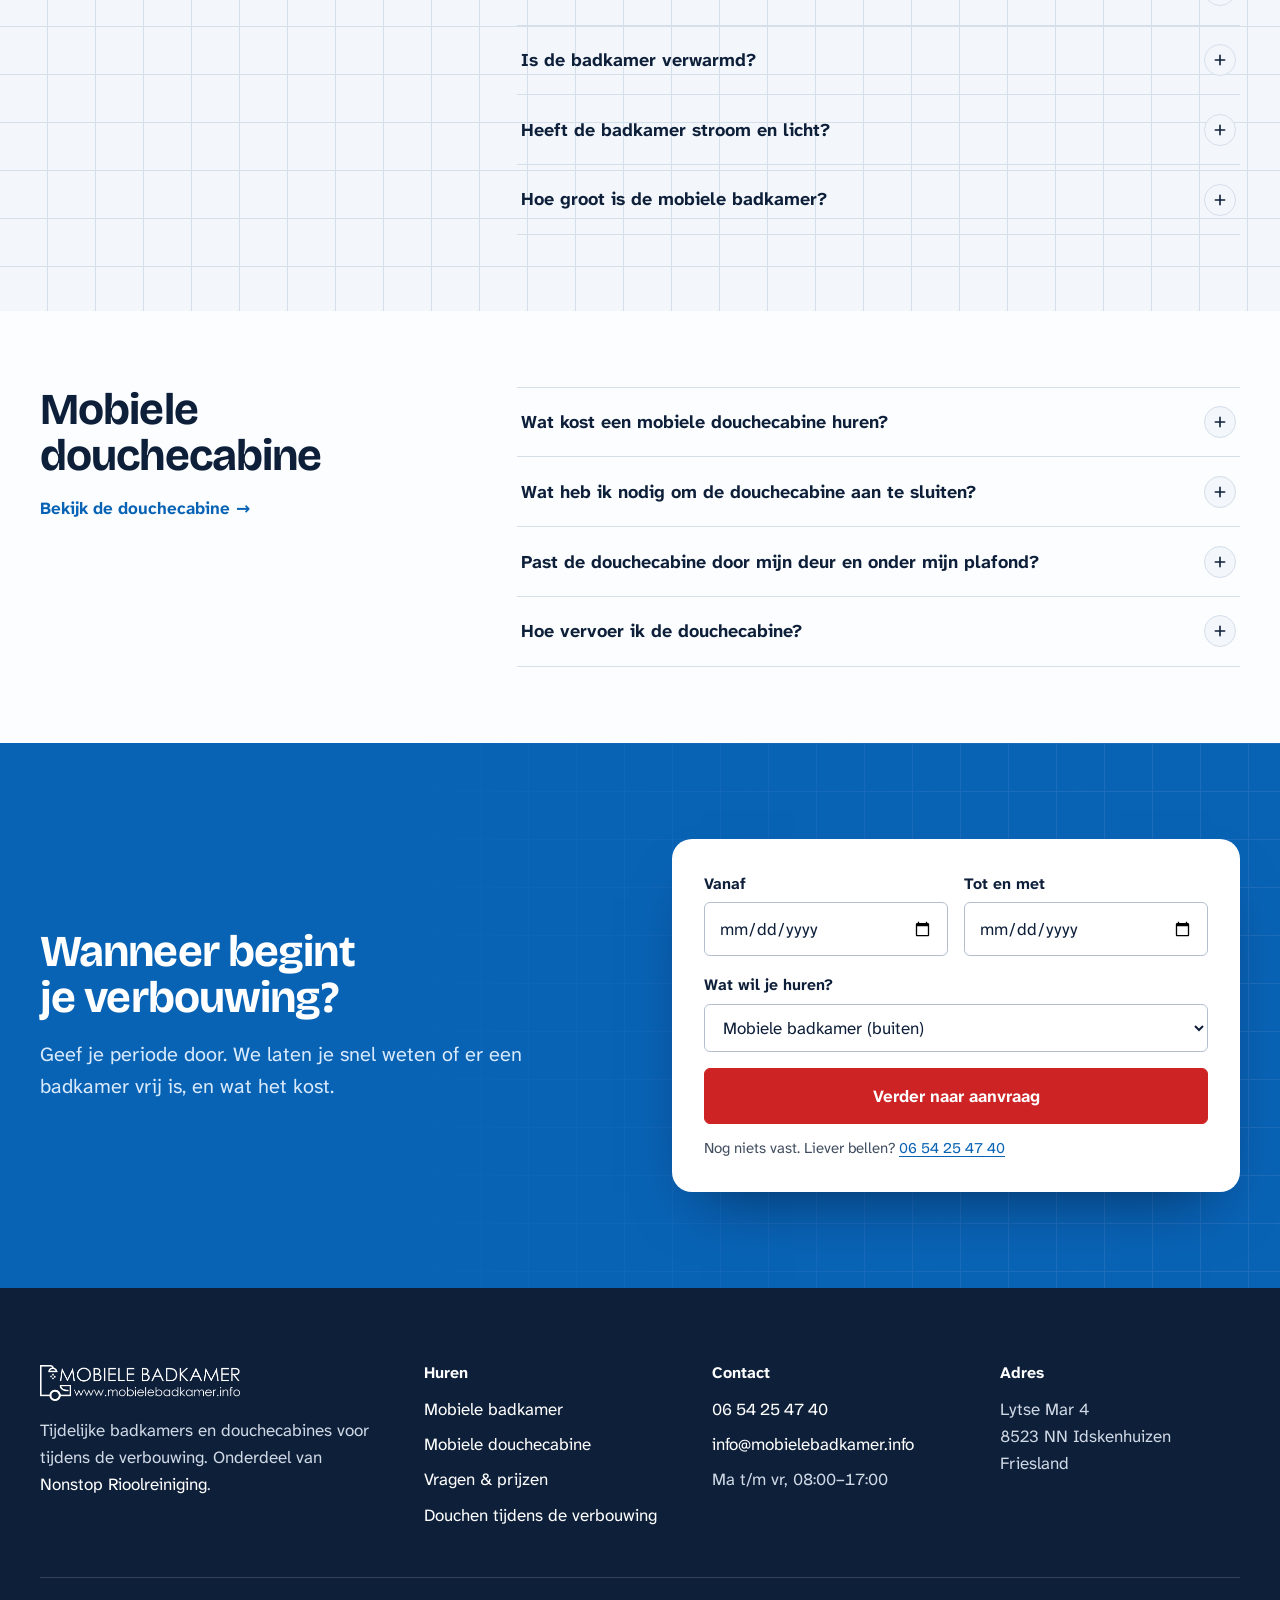
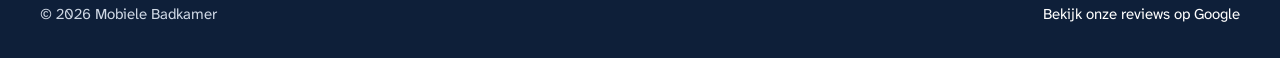
<file: veelgestelde-vragen/index.html>
<!doctype html>
<html lang="nl">
<head>
<meta charset="utf-8">
<meta name="robots" content="noindex, nofollow">
<meta name="viewport" content="width=device-width, initial-scale=1">
<title>Veelgestelde vragen en prijzen | Mobiele Badkamer</title>
<meta name="description" content="Wat kost een mobiele badkamer of douchecabine huren, wat zit erin en hoe wordt hij geplaatst? Alle antwoorden en prijzen op één pagina.">
<link rel="canonical" href="https://mobielebadkamer.info/veelgestelde-vragen/">
<meta property="og:type" content="website">
<meta property="og:locale" content="nl_NL">
<meta property="og:title" content="Veelgestelde vragen en prijzen | Mobiele Badkamer">
<meta property="og:description" content="Wat kost een mobiele badkamer of douchecabine huren, wat zit erin en hoe wordt hij geplaatst? Alle antwoorden en prijzen op één pagina.">
<meta property="og:url" content="https://mobielebadkamer.info/veelgestelde-vragen/">
<meta property="og:image" content="https://mobielebadkamer.info/assets/img/badkamer-oprit-og.jpg">
<meta name="theme-color" content="#0963b5">
<link rel="icon" href="../assets/img/favicon.png">
<link rel="preload" href="../assets/fonts/bricolage.woff2" as="font" type="font/woff2" crossorigin>
<link rel="preload" href="../assets/fonts/atkinson.woff2" as="font" type="font/woff2" crossorigin>
<link rel="stylesheet" href="../assets/css/site.css">
<script type="application/ld+json">{"@context": "https://schema.org", "@type": "FAQPage", "mainEntity": [{"@type": "Question", "name": "Zijn de prijzen inclusief of exclusief btw?", "acceptedAnswer": {"@type": "Answer", "text": "De mobiele badkamer is geprijsd exclusief btw, de douchecabine inclusief btw. Op elke pagina staat het er steeds bij."}}, {"@type": "Question", "name": "Hoe snel kan ik huren?", "acceptedAnswer": {"@type": "Answer", "text": "Vraag je periode aan via het formulier of bel ons op werkdagen tussen 08:00 en 17:00. We laten je zo snel mogelijk weten of er een unit vrij is."}}, {"@type": "Question", "name": "Wat kost een mobiele badkamer huren?", "acceptedAnswer": {"@type": "Answer", "text": "€137,50 per week, exclusief 21% btw (€166,38 inclusief btw). De minimale huurperiode is 14 dagen."}}, {"@type": "Question", "name": "Wat zit er in de mobiele badkamer?", "acceptedAnswer": {"@type": "Answer", "text": "Een douche met warm water en douchegordijn, een gewoon toilet, een wastafel met spiegel en stopcontact, een elektrische convectorkachel, verlichting en kledinghaakjes."}}, {"@type": "Question", "name": "Hoe komt de badkamer bij mij thuis?", "acceptedAnswer": {"@type": "Answer", "text": "Wij zetten de badkamer op de juiste plek en sluiten water en stroom aan. Na de verbouwing halen we hem weer op. Liever zelf? Je mag hem achter iedere auto met een trekhaak vervoeren."}}, {"@type": "Question", "name": "Is de badkamer verwarmd?", "acceptedAnswer": {"@type": "Answer", "text": "Ja. Elke unit heeft een elektrische convectorkachel, dus ook in de winter douche je warm."}}, {"@type": "Question", "name": "Heeft de badkamer stroom en licht?", "acceptedAnswer": {"@type": "Answer", "text": "Ja. Er is verlichting en naast de wastafel zit een stopcontact, handig voor scheren, föhnen of het opladen van je tandenborstel."}}, {"@type": "Question", "name": "Hoe groot is de mobiele badkamer?", "acceptedAnswer": {"@type": "Answer", "text": "199 cm breed, 305 cm lang (zonder dissel) en 280 cm hoog. De dissel is 150 cm, dus reken op ongeveer 4,6 × 2 meter ruimte. De unit weegt 1300 kg en de boiler is 2500 watt."}}, {"@type": "Question", "name": "Wat kost een mobiele douchecabine huren?", "acceptedAnswer": {"@type": "Answer", "text": "€129 voor de eerste week en €99 per volgende week, inclusief btw."}}, {"@type": "Question", "name": "Wat heb ik nodig om de douchecabine aan te sluiten?", "acceptedAnswer": {"@type": "Answer", "text": "Alleen een stopcontact en een koudwaterkraan. De aan- en afvoerslang krijg je mee; de ingebouwde boiler maakt het water warm en een pompje voert het af."}}, {"@type": "Question", "name": "Past de douchecabine door mijn deur en onder mijn plafond?", "acceptedAnswer": {"@type": "Answer", "text": "Ja. Hij is 78 cm breed en 200 cm hoog, en staat op wieltjes."}}, {"@type": "Question", "name": "Hoe vervoer ik de douchecabine?", "acceptedAnswer": {"@type": "Answer", "text": "In vrijwel iedere ruimere auto of op een aanhanger. We kunnen hem ook voor je plaatsen."}}]}</script>
</head>
<body class="">
<a class="skip-link" href="#main">Naar de inhoud</a>
<header class="site-header">
  <div class="wrap site-header__inner">
    <a class="brand" href="../index.html"><img src="../assets/img/logo-kleur.png" width="397" height="71" alt="Mobiele Badkamer, naar de homepage"></a>
    <nav class="nav" aria-label="Hoofdmenu"><ul><li><a href="../onze-badkamers/index.html">Mobiele badkamer</a></li><li><a href="../mobiele-douchecabines/index.html">Douchecabine</a></li><li><a href="../veelgestelde-vragen/index.html" aria-current="page">Vragen & prijzen</a></li><li><a href="../contact/index.html">Contact</a></li></ul></nav>
    <div class="header-actions">
      <a class="header-phone" href="tel:+31654254740"><svg viewBox="0 0 24 24" fill="none" stroke="currentColor" stroke-width="2" stroke-linecap="round" stroke-linejoin="round" aria-hidden="true"><path d="M5 4h4l2 5-2.5 1.5a11 11 0 0 0 5 5L15 13l5 2v4a2 2 0 0 1-2 2A16 16 0 0 1 3 6a2 2 0 0 1 2-2"/></svg><span class="num">06 54 25 47 40</span><span class="visually-hidden"> (bellen)</span></a>
      <a class="btn btn--primary" href="../contact/index.html">Beschikbaarheid aanvragen</a>
      <button class="menu-toggle" type="button" data-menu-open aria-expanded="false" aria-controls="menu"><svg viewBox="0 0 24 24" fill="none" stroke="currentColor" stroke-width="2.2" stroke-linecap="round" aria-hidden="true"><path d="M4 7h16M4 12h16M4 17h16"/></svg>Menu</button>
    </div>
  </div>
</header>
<dialog class="menu-dialog" id="menu" aria-label="Menu">
  <div class="menu-dialog__top">
    <a class="brand" href="../index.html"><img src="../assets/img/logo-kleur.png" width="397" height="71" alt="Mobiele Badkamer, naar de homepage" style="width:168px"></a>
    <button class="icon-btn" type="button" data-menu-close aria-label="Menu sluiten"><svg viewBox="0 0 24 24" fill="none" stroke="currentColor" stroke-width="2.2" stroke-linecap="round" aria-hidden="true"><path d="M6 6l12 12M18 6 6 18"/></svg></button>
  </div>
  <nav aria-label="Mobiel menu"><ul><li><a href="../index.html">Home <span aria-hidden="true">→</span></a></li><li><a href="../onze-badkamers/index.html">Mobiele badkamer <span aria-hidden="true">→</span></a></li><li><a href="../mobiele-douchecabines/index.html">Douchecabine <span aria-hidden="true">→</span></a></li><li><a href="../veelgestelde-vragen/index.html" aria-current="page">Vragen & prijzen <span aria-hidden="true">→</span></a></li><li><a href="../contact/index.html">Contact <span aria-hidden="true">→</span></a></li></ul></nav>
  <div class="menu-dialog__cta">
    <a class="btn btn--primary btn--lg" href="../contact/index.html">Beschikbaarheid aanvragen</a>
    <a class="btn btn--lg" href="tel:+31654254740"><svg viewBox="0 0 24 24" fill="none" stroke="currentColor" stroke-width="2" stroke-linecap="round" stroke-linejoin="round" aria-hidden="true"><path d="M5 4h4l2 5-2.5 1.5a11 11 0 0 0 5 5L15 13l5 2v4a2 2 0 0 1-2 2A16 16 0 0 1 3 6a2 2 0 0 1 2-2"/></svg>Bel 06 54 25 47 40</a>
    <p class="small muted">Bereikbaar ma t/m vr, 08:00–17:00</p>
  </div>
</dialog>

<main id="main">

<section class="page-hero tiles">
  <div class="wrap">
    <nav class="crumbs" aria-label="Kruimelpad"><a href="../index.html">Home</a> / Vragen &amp; prijzen</nav>
    <h1>Vragen en prijzen</h1>
    <p class="lead">Alles over huren, kosten, aansluiten en afmetingen. Staat je vraag er niet bij? Bel <a href="tel:+31654254740" class="num">06 54 25 47 40</a>.</p>
  </div>
</section>

<section class="section section--tight" aria-labelledby="prices-title">
  <div class="wrap">
    <h2 id="prices-title" class="visually-hidden">Prijzen</h2>
    <div class="table-scroll">
    <table class="compare" style="font-size:1rem">
      <caption>Prijzen in één oogopslag</caption>
      <thead><tr><th scope="col"></th><th scope="col">Mobiele badkamer</th><th scope="col">Mobiele douchecabine</th></tr></thead>
      <tbody>
        <tr><th scope="row">Prijs</th><td class="num">€137,50 per week<br><span class="muted">excl. btw (€166,38 incl.)</span></td><td class="num">€129 eerste week<br>€99 per volgende week<br><span class="muted">incl. btw</span></td></tr>
        <tr><th scope="row">Minimale huur</th><td>14 dagen</td><td>1 week</td></tr>
        <tr><th scope="row">Waar</th><td>Buiten, op oprit of erf</td><td>Binnen</td></tr>
        <tr><th scope="row">Voorzieningen</th><td>Douche, toilet, wastafel, kachel, licht, stopcontact</td><td>Douche met boiler en afvoerpomp</td></tr>
        <tr><th scope="row">Afmetingen</th><td class="num">305 × 199 × 280 cm (+ dissel 150 cm)</td><td class="num">78 cm breed, 200 cm hoog</td></tr>
        <tr><th scope="row">Vervoer</th><td>Wij bezorgen, of zelf met trekhaak</td><td>Wij plaatsen, of zelf in een ruime auto of aanhanger</td></tr>
      </tbody>
    </table>
    </div>
  </div>
</section>

<section class="section section--tight" aria-labelledby="f1">
  <div class="wrap faq-layout">
    <div class="section-head"><h2 id="f1">Huren in het algemeen</h2></div>
    <div class="faq">
<details><summary><span>Zijn de prijzen inclusief of exclusief btw?</span><span class="pm"><svg viewBox="0 0 24 24" fill="none" stroke="currentColor" stroke-width="2.4" stroke-linecap="round" aria-hidden="true"><path d="M12 5v14M5 12h14"/></svg></span></summary><div class="answer"><p>De mobiele badkamer is geprijsd <strong>exclusief</strong> btw, de douchecabine <strong>inclusief</strong> btw. Op elke pagina staat het er steeds bij.</p></div></details>
<details><summary><span>Hoe snel kan ik huren?</span><span class="pm"><svg viewBox="0 0 24 24" fill="none" stroke="currentColor" stroke-width="2.4" stroke-linecap="round" aria-hidden="true"><path d="M12 5v14M5 12h14"/></svg></span></summary><div class="answer"><p>Vraag je periode aan via het formulier of bel ons op werkdagen tussen 08:00 en 17:00. We laten je zo snel mogelijk weten of er een unit vrij is.</p></div></details>
</div>
  </div>
</section>
<section class="section section--tight tiles" aria-labelledby="f2" id="badkamer">
  <div class="wrap faq-layout">
    <div class="section-head"><h2 id="f2">Mobiele badkamer</h2><a class="link-arrow" href="../onze-badkamers/index.html">Bekijk de badkamer</a></div>
    <div class="faq">
<details><summary><span>Wat kost een mobiele badkamer huren?</span><span class="pm"><svg viewBox="0 0 24 24" fill="none" stroke="currentColor" stroke-width="2.4" stroke-linecap="round" aria-hidden="true"><path d="M12 5v14M5 12h14"/></svg></span></summary><div class="answer"><p><strong>€137,50 per week, exclusief 21% btw</strong> (€166,38 inclusief btw). De minimale huurperiode is 14 dagen.</p></div></details>
<details><summary><span>Wat zit er in de mobiele badkamer?</span><span class="pm"><svg viewBox="0 0 24 24" fill="none" stroke="currentColor" stroke-width="2.4" stroke-linecap="round" aria-hidden="true"><path d="M12 5v14M5 12h14"/></svg></span></summary><div class="answer"><p>Een douche met warm water en douchegordijn, een gewoon toilet, een wastafel met spiegel en stopcontact, een elektrische convectorkachel, verlichting en kledinghaakjes.</p></div></details>
<details><summary><span>Hoe komt de badkamer bij mij thuis?</span><span class="pm"><svg viewBox="0 0 24 24" fill="none" stroke="currentColor" stroke-width="2.4" stroke-linecap="round" aria-hidden="true"><path d="M12 5v14M5 12h14"/></svg></span></summary><div class="answer"><p>Wij zetten de badkamer op de juiste plek en sluiten water en stroom aan. Na de verbouwing halen we hem weer op. Liever zelf? Je mag hem achter iedere auto met een trekhaak vervoeren.</p></div></details>
<details><summary><span>Is de badkamer verwarmd?</span><span class="pm"><svg viewBox="0 0 24 24" fill="none" stroke="currentColor" stroke-width="2.4" stroke-linecap="round" aria-hidden="true"><path d="M12 5v14M5 12h14"/></svg></span></summary><div class="answer"><p>Ja. Elke unit heeft een elektrische convectorkachel, dus ook in de winter douche je warm.</p></div></details>
<details><summary><span>Heeft de badkamer stroom en licht?</span><span class="pm"><svg viewBox="0 0 24 24" fill="none" stroke="currentColor" stroke-width="2.4" stroke-linecap="round" aria-hidden="true"><path d="M12 5v14M5 12h14"/></svg></span></summary><div class="answer"><p>Ja. Er is verlichting en naast de wastafel zit een stopcontact, handig voor scheren, föhnen of het opladen van je tandenborstel.</p></div></details>
<details><summary><span>Hoe groot is de mobiele badkamer?</span><span class="pm"><svg viewBox="0 0 24 24" fill="none" stroke="currentColor" stroke-width="2.4" stroke-linecap="round" aria-hidden="true"><path d="M12 5v14M5 12h14"/></svg></span></summary><div class="answer"><p>199 cm breed, 305 cm lang (zonder dissel) en 280 cm hoog. De dissel is 150 cm, dus reken op ongeveer 4,6 × 2 meter ruimte. De unit weegt 1300 kg en de boiler is 2500 watt.</p></div></details>
</div>
  </div>
</section>
<section class="section section--tight" aria-labelledby="f3" id="douchecabine">
  <div class="wrap faq-layout">
    <div class="section-head"><h2 id="f3">Mobiele douchecabine</h2><a class="link-arrow" href="../mobiele-douchecabines/index.html">Bekijk de douchecabine</a></div>
    <div class="faq">
<details><summary><span>Wat kost een mobiele douchecabine huren?</span><span class="pm"><svg viewBox="0 0 24 24" fill="none" stroke="currentColor" stroke-width="2.4" stroke-linecap="round" aria-hidden="true"><path d="M12 5v14M5 12h14"/></svg></span></summary><div class="answer"><p><strong>€129 voor de eerste week en €99 per volgende week, inclusief btw.</strong></p></div></details>
<details><summary><span>Wat heb ik nodig om de douchecabine aan te sluiten?</span><span class="pm"><svg viewBox="0 0 24 24" fill="none" stroke="currentColor" stroke-width="2.4" stroke-linecap="round" aria-hidden="true"><path d="M12 5v14M5 12h14"/></svg></span></summary><div class="answer"><p>Alleen een stopcontact en een koudwaterkraan. De aan- en afvoerslang krijg je mee; de ingebouwde boiler maakt het water warm en een pompje voert het af.</p></div></details>
<details><summary><span>Past de douchecabine door mijn deur en onder mijn plafond?</span><span class="pm"><svg viewBox="0 0 24 24" fill="none" stroke="currentColor" stroke-width="2.4" stroke-linecap="round" aria-hidden="true"><path d="M12 5v14M5 12h14"/></svg></span></summary><div class="answer"><p>Ja. Hij is 78 cm breed en 200 cm hoog, en staat op wieltjes.</p></div></details>
<details><summary><span>Hoe vervoer ik de douchecabine?</span><span class="pm"><svg viewBox="0 0 24 24" fill="none" stroke="currentColor" stroke-width="2.4" stroke-linecap="round" aria-hidden="true"><path d="M12 5v14M5 12h14"/></svg></span></summary><div class="answer"><p>In vrijwel iedere ruimere auto of op een aanhanger. We kunnen hem ook voor je plaatsen.</p></div></details>
</div>
  </div>
</section>

<section class="band" aria-labelledby="band-title">
  <div class="wrap band__inner">
    <div>
      <h2 id="band-title">Wanneer begint je verbouwing?</h2>
      <p>Geef je periode door. We laten je snel weten of er een badkamer vrij is, en wat het kost.</p>
    </div>
    <form class="quick-form" action="../contact/index.html" method="get" data-quick>
      <div class="field"><label for="q-vanaf">Vanaf</label><input id="q-vanaf" name="vanaf" type="date" required></div>
      <div class="field"><label for="q-tot">Tot en met</label><input id="q-tot" name="tot" type="date" required></div>
      <div class="field field--full"><label for="q-product">Wat wil je huren?</label>
        <select id="q-product" name="product"><option value="badkamer">Mobiele badkamer (buiten)</option><option value="douchecabine">Mobiele douchecabine (binnen)</option></select></div>
      <button class="btn btn--primary btn--lg" type="submit">Verder naar aanvraag</button>
      <p class="hint">Nog niets vast. Liever bellen? <a href="tel:+31654254740" class="num">06 54 25 47 40</a></p>
    </form>
  </div>
</section>

</main>

<footer class="site-footer">
  <div class="wrap">
    <div class="footer-grid">
      <div class="footer-brand">
        <img src="../assets/img/logo-wit.png" width="397" height="71" alt="Mobiele Badkamer" loading="lazy">
        <p>Tijdelijke badkamers en douchecabines voor tijdens de verbouwing. Onderdeel van <a href="https://nonstop-riool.nl/">Nonstop Rioolreiniging</a>.</p>
      </div>
      <div>
        <h2>Huren</h2>
        <ul>
          <li><a href="../onze-badkamers/index.html">Mobiele badkamer</a></li>
          <li><a href="../mobiele-douchecabines/index.html">Mobiele douchecabine</a></li>
          <li><a href="../veelgestelde-vragen/index.html">Vragen &amp; prijzen</a></li>
          <li><a href="../douchen-tijdens-verbouwing-badkamer/index.html">Douchen tijdens de verbouwing</a></li>
        </ul>
      </div>
      <div>
        <h2>Contact</h2>
        <ul>
          <li><a href="tel:+31654254740" class="num">06 54 25 47 40</a></li>
          <li><a href="mailto:info@mobielebadkamer.info">info@mobielebadkamer.info</a></li>
          <li>Ma t/m vr, <span class="num">08:00–17:00</span></li>
        </ul>
      </div>
      <div>
        <h2>Adres</h2>
        <address style="font-style:normal">Lytse Mar 4<br>8523 NN Idskenhuizen<br>Friesland</address>
      </div>
    </div>
    <div class="footer-bottom">
      <span>© 2026 Mobiele Badkamer</span>
      <a href="https://www.google.com/maps/place/Mobiele+Badkamer+-+Een+tijdelijke+mobiele+badkamer+huren%3F+Wij+bieden+interessante+opties!/@52.9297283,5.705707,15z/data=!4m6!3m5!1s0x47b8089ed1d982dd:0xed24cf59d8aee0cb!8m2!3d52.9297283!4d5.705707!16s%2Fg%2F11bzywgtc5">Bekijk onze reviews op Google</a>
    </div>
  </div>
</footer>

<div class="action-bar" aria-label="Snelle acties">
  <a class="btn" href="tel:+31654254740"><svg viewBox="0 0 24 24" fill="none" stroke="currentColor" stroke-width="2" stroke-linecap="round" stroke-linejoin="round" aria-hidden="true"><path d="M5 4h4l2 5-2.5 1.5a11 11 0 0 0 5 5L15 13l5 2v4a2 2 0 0 1-2 2A16 16 0 0 1 3 6a2 2 0 0 1 2-2"/></svg>Bellen</a>
  <a class="btn btn--primary" href="../contact/index.html">Aanvragen</a>
</div>
<script src="../assets/js/site.js" defer></script>
</body>
</html>
</file>
<file: assets/css/site.css>
/* =========================================================
   Mobiele Badkamer — site styles
   Tokens follow DESIGN.md. OKLCH throughout.
   ========================================================= */

@font-face {
  font-family: "Bricolage Grotesque";
  src: url("../fonts/bricolage.woff2") format("woff2-variations"), url("../fonts/bricolage.woff2") format("woff2");
  font-weight: 200 800;
  font-stretch: 75% 100%;
  font-display: swap;
}
@font-face {
  font-family: "Atkinson Hyperlegible Next";
  src: url("../fonts/atkinson.woff2") format("woff2-variations"), url("../fonts/atkinson.woff2") format("woff2");
  font-weight: 200 800;
  font-style: normal;
  font-display: swap;
}
@font-face {
  font-family: "Atkinson Hyperlegible Next";
  src: url("../fonts/atkinson-italic.woff2") format("woff2-variations"), url("../fonts/atkinson-italic.woff2") format("woff2");
  font-weight: 200 800;
  font-style: italic;
  font-display: swap;
}

:root {
  /* colour */
  --blue: oklch(0.50 0.15 253);
  --blue-deep: oklch(0.40 0.13 256);
  --blue-line: oklch(0.555 0.14 253);
  --blue-wash: oklch(0.93 0.035 250);
  --on-blue: oklch(1 0 0);
  --on-blue-soft: oklch(0.93 0.03 250);
  --ink: oklch(0.24 0.055 258);
  --ink-soft: oklch(0.42 0.035 256);
  --tile: oklch(0.975 0.008 250);
  --grout: oklch(0.90 0.018 250);
  --surface: oklch(1 0 0);
  --bg: oklch(0.993 0.003 250);
  --red: oklch(0.55 0.205 27);
  --red-deep: oklch(0.47 0.18 27);
  --sun: oklch(0.90 0.13 95);
  --ok: oklch(0.52 0.12 155);
  --focus: oklch(0.62 0.19 253);

  /* type */
  --font-display: "Bricolage Grotesque", ui-sans-serif, system-ui, -apple-system, "Segoe UI", sans-serif;
  --font-body: "Atkinson Hyperlegible Next", ui-sans-serif, system-ui, -apple-system, "Segoe UI", sans-serif;
  --step--1: 0.9375rem;
  --step-0: 1.0625rem;
  --step-1: 1.25rem;
  --step-2: clamp(1.45rem, 1.1rem + 1.2vw, 1.75rem);
  --step-3: clamp(1.9rem, 1.3rem + 2.4vw, 2.75rem);
  --step-4: clamp(2.4rem, 1.4rem + 4.2vw, 4.5rem);

  /* space */
  --gutter: clamp(1rem, 0.5rem + 2.5vw, 2.5rem);
  --section: clamp(4rem, 2.5rem + 6vw, 8rem);
  --max: 76rem;
  --tile-size: 48px;

  /* shape */
  --r-sm: 6px;
  --r-md: 12px;
  --r-lg: 20px;
  --shadow-float: 0 1px 2px oklch(0.24 0.05 258 / 0.08), 0 12px 32px -12px oklch(0.24 0.05 258 / 0.28);

  /* motion */
  --ease-out: cubic-bezier(0.22, 1, 0.36, 1);
  --ease-out-quart: cubic-bezier(0.25, 1, 0.5, 1);

  /* layers */
  --z-sticky: 100;
  --z-mobilebar: 110;
  --z-nav: 200;

  color-scheme: light;
}

/* ---------- reset-ish ---------- */
*, *::before, *::after { box-sizing: border-box; }
html { -webkit-text-size-adjust: 100%; text-size-adjust: 100%; scroll-padding-top: 6rem; }
@media (prefers-reduced-motion: no-preference) { html { scroll-behavior: smooth; } }
body {
  margin: 0;
  background: var(--bg);
  color: var(--ink);
  font-family: var(--font-body);
  font-size: var(--step-0);
  line-height: 1.6;
  font-variant-numeric: proportional-nums;
  overflow-x: clip;
}
img, svg, video { display: block; max-width: 100%; }
img { height: auto; }
h1, h2, h3, h4 {
  font-family: var(--font-display);
  line-height: 1.05;
  letter-spacing: -0.02em;
  margin: 0;
  text-wrap: balance;
  font-weight: 700;
}
p { margin: 0; text-wrap: pretty; }
p + p { margin-top: 1em; }
a { color: var(--blue); text-underline-offset: 0.18em; text-decoration-thickness: 1px; }
a:hover { color: var(--blue-deep); text-decoration-thickness: 2px; }
:focus-visible { outline: 3px solid var(--focus); outline-offset: 3px; border-radius: 4px; }
ul, ol { margin: 0; padding: 0; }
button, input, select, textarea { font: inherit; color: inherit; }
.visually-hidden {
  position: absolute !important; width: 1px; height: 1px; padding: 0; margin: -1px;
  overflow: hidden; clip: rect(0 0 0 0); white-space: nowrap; border: 0;
}
.skip-link {
  position: absolute; left: 1rem; top: -4rem; z-index: var(--z-nav);
  background: var(--ink); color: var(--surface); padding: 0.75rem 1rem; border-radius: var(--r-sm);
}
.skip-link:focus { top: 1rem; color: var(--surface); }

.wrap { width: min(100% - 2 * var(--gutter), var(--max)); margin-inline: auto; }
.prose { max-width: 66ch; }
.prose > * + * { margin-top: 1em; }
.prose h2 { font-size: var(--step-3); margin-top: 1.6em; }
.prose h3 { font-size: var(--step-2); margin-top: 1.4em; }
.prose ul { padding-left: 1.2em; }
.prose li + li { margin-top: 0.4em; }
.lead { font-size: var(--step-1); line-height: 1.5; color: var(--ink-soft); max-width: 58ch; }
.num { font-family: var(--font-display); font-variant-numeric: tabular-nums; letter-spacing: 0; }
.muted { color: var(--ink-soft); }
.small { font-size: var(--step--1); }

/* ---------- buttons ---------- */
.btn {
  --btn-bg: var(--surface); --btn-fg: var(--ink); --btn-bd: oklch(0.24 0.055 258 / 0.22);
  display: inline-flex; align-items: center; justify-content: center; gap: 0.55rem;
  min-height: 3rem; padding: 0.7rem 1.25rem;
  background: var(--btn-bg); color: var(--btn-fg);
  border: 1.5px solid var(--btn-bd); border-radius: var(--r-sm);
  font-family: var(--font-body); font-weight: 700; font-size: 1rem; line-height: 1.2;
  text-decoration: none; cursor: pointer; white-space: nowrap;
  transition: background-color 160ms var(--ease-out), border-color 160ms var(--ease-out), transform 160ms var(--ease-out), color 160ms var(--ease-out);
}
.btn:hover { color: var(--btn-fg); text-decoration: none; border-color: var(--ink); }
.btn:active { transform: translateY(1px); }
.btn svg { width: 1.15em; height: 1.15em; flex: none; }
.btn--primary { --btn-bg: var(--red); --btn-fg: var(--surface); --btn-bd: var(--red); }
.btn--primary:hover { --btn-bg: var(--red-deep); border-color: var(--red-deep); }
.btn--on-blue { --btn-bg: transparent; --btn-fg: var(--on-blue); --btn-bd: oklch(1 0 0 / 0.55); }
.btn--on-blue:hover { --btn-bg: oklch(1 0 0 / 0.1); border-color: var(--on-blue); }
.btn--lg { min-height: 3.5rem; padding: 0.9rem 1.5rem; font-size: 1.0625rem; }
.btn-row { display: flex; flex-wrap: wrap; gap: 0.75rem; }
.link-arrow { font-weight: 700; text-decoration: none; display: inline-flex; align-items: center; gap: 0.35em; }
.link-arrow::after { content: "→"; transition: transform 200ms var(--ease-out); }
.link-arrow:hover::after { transform: translateX(3px); }

/* ---------- header ---------- */
.site-header {
  position: sticky; top: 0; z-index: var(--z-sticky);
  background: oklch(1 0 0 / 0.94);
  backdrop-filter: saturate(1.4) blur(10px);
  border-bottom: 1px solid var(--grout);
}
.site-header__inner { display: flex; align-items: center; gap: 1.5rem; min-height: 4.5rem; }
.brand { display: block; flex: none; }
.brand img { width: 196px; height: auto; }
.nav { margin-left: auto; }
.nav ul { list-style: none; display: flex; gap: 0.125rem; }
.nav a {
  display: block; padding: 0.6rem 0.75rem; border-radius: var(--r-sm);
  color: var(--ink); text-decoration: none; font-weight: 600; white-space: nowrap;
}
.nav a:hover { background: var(--tile); }
.nav a[aria-current="page"] { color: var(--blue); box-shadow: inset 0 -2px 0 var(--blue); border-radius: 0; }
.header-actions { display: flex; align-items: center; gap: 0.75rem; }
.header-phone { display: inline-flex; align-items: center; gap: 0.4rem; font-weight: 700; color: var(--ink); text-decoration: none; white-space: nowrap; }
.header-phone svg { width: 1.1rem; height: 1.1rem; color: var(--blue); }
.menu-toggle { display: none; }

@media (max-width: 1180px) {
  .header-phone span { display: none; }
}
@media (max-width: 920px) {
  .nav, .header-actions .btn { display: none; }
  .header-actions { margin-left: auto; }
  .header-phone span { display: inline; }
  .menu-toggle {
    display: inline-flex; align-items: center; justify-content: center; gap: 0.4rem;
    min-height: 2.75rem; padding: 0 0.85rem; border-radius: var(--r-sm);
    background: var(--tile); border: 1px solid var(--grout); font-weight: 700; cursor: pointer;
  }
  .menu-toggle svg { width: 1.2rem; height: 1.2rem; }
  .brand img { width: 168px; }
}
@media (max-width: 480px) {
  .header-phone span { display: none; }
  .header-phone { width: 2.75rem; height: 2.75rem; justify-content: center; border-radius: var(--r-sm); border: 1px solid var(--grout); }
}

/* mobile menu (native dialog) */
.menu-dialog {
  width: 100%; max-width: none; height: 100%; max-height: none; margin: 0; padding: 0;
  border: 0; background: var(--surface); color: var(--ink);
}
.menu-dialog::backdrop { background: oklch(0.24 0.055 258 / 0.4); }
.menu-dialog[open] { animation: menu-in 260ms var(--ease-out); }
@keyframes menu-in { from { opacity: 0; transform: translateY(-8px); } }
.menu-dialog__top { display: flex; align-items: center; justify-content: space-between; min-height: 4.5rem; padding-inline: var(--gutter); border-bottom: 1px solid var(--grout); }
.menu-dialog nav ul { list-style: none; padding: 1rem var(--gutter); }
.menu-dialog nav a {
  display: flex; justify-content: space-between; align-items: center;
  padding: 1rem 0; border-bottom: 1px solid var(--grout);
  font-family: var(--font-display); font-size: 1.6rem; font-weight: 650; color: var(--ink); text-decoration: none;
}
.menu-dialog nav a[aria-current="page"] { color: var(--blue); }
.menu-dialog__cta { padding: 0.5rem var(--gutter) 2rem; display: grid; gap: 0.75rem; }
.menu-dialog__cta .btn { width: 100%; }
.icon-btn { width: 2.75rem; height: 2.75rem; display: grid; place-items: center; border-radius: var(--r-sm); border: 1px solid var(--grout); background: var(--surface); cursor: pointer; }
.icon-btn svg { width: 1.3rem; height: 1.3rem; }

/* sticky mobile action bar */
.action-bar { display: none; }
@media (max-width: 920px) {
  .action-bar {
    position: fixed; inset: auto 0 0 0; z-index: var(--z-mobilebar);
    display: grid; grid-template-columns: 1fr 1.4fr; gap: 0.5rem;
    padding: 0.6rem var(--gutter) calc(0.6rem + env(safe-area-inset-bottom));
    background: oklch(1 0 0 / 0.96); backdrop-filter: blur(10px);
    border-top: 1px solid var(--grout); box-shadow: 0 -8px 24px -16px oklch(0.24 0.05 258 / 0.4);
  }
  .action-bar .btn { min-height: 3rem; }
  body { padding-bottom: 4.75rem; }
  body.is-contact .action-bar { grid-template-columns: 1fr; }
  body.is-contact .action-bar .btn--primary { display: none; }
}

/* ---------- tile motif ---------- */
.tiles {
  background-color: var(--tile);
  background-image:
    linear-gradient(var(--grout) 1px, transparent 1px),
    linear-gradient(90deg, var(--grout) 1px, transparent 1px);
  background-size: var(--tile-size) var(--tile-size);
  background-position: -1px -1px;
}

/* ---------- hero ---------- */
.hero {
  position: relative; isolation: isolate;
  background-color: var(--blue);
  background-image:
    linear-gradient(var(--blue-line) 1px, transparent 1px),
    linear-gradient(90deg, var(--blue-line) 1px, transparent 1px);
  background-size: var(--tile-size) var(--tile-size);
  background-position: -1px -1px;
  color: var(--on-blue);
  overflow: clip;
}
.hero::after {
  /* soft vignette so the grid fades toward the copy */
  content: ""; position: absolute; inset: 0; z-index: -1;
  background: radial-gradient(120% 90% at 20% 40%, var(--blue) 35%, transparent 75%);
}
.hero__grid {
  display: grid; grid-template-columns: minmax(0, 1.05fr) minmax(0, 1fr);
  gap: clamp(2rem, 5vw, 4.5rem); align-items: center;
  padding-block: clamp(2.75rem, 2rem + 5vw, 6.5rem);
}
.hero h1 { font-size: var(--step-4); font-weight: 760; letter-spacing: -0.03em; line-height: 0.98; font-stretch: 92%; }
.hero h1 .accent { color: var(--sun); }
.hero__lead { margin-top: 1.4rem; font-size: var(--step-1); line-height: 1.5; color: var(--on-blue-soft); max-width: 34rem; }
.hero .btn-row { margin-top: 2rem; }
.checks { list-style: none; display: flex; flex-wrap: wrap; gap: 0.5rem 1.5rem; margin-top: 1.75rem; color: var(--on-blue); font-weight: 600; }
.checks li { display: inline-flex; align-items: center; gap: 0.5rem; }
.checks svg { width: 1.2rem; height: 1.2rem; color: var(--sun); flex: none; }

.hero__media { position: relative; }
.hero__photo {
  border-radius: var(--r-lg); overflow: hidden; aspect-ratio: 5 / 4;
  box-shadow: 0 30px 60px -30px oklch(0.15 0.05 258 / 0.6);
  outline: 8px solid oklch(1 0 0 / 0.12);
}
.hero__photo img { width: 100%; height: 100%; object-fit: cover; object-position: 40% 60%; }
.price-tag {
  position: absolute; left: clamp(-1.5rem, -2vw, -0.5rem); bottom: clamp(1rem, 4vw, 2.5rem);
  background: var(--surface); color: var(--ink);
  border-radius: var(--r-md); padding: 0.9rem 1.15rem 0.85rem;
  box-shadow: var(--shadow-float);
  transform: rotate(-3deg);
  display: grid; gap: 0.1rem; min-width: 11.5rem;
}
.price-tag::before {
  /* punched hole of a real price tag */
  content: ""; position: absolute; top: 0.8rem; right: 0.8rem; width: 0.6rem; height: 0.6rem; border-radius: 50%;
  background: var(--blue); box-shadow: inset 0 1px 2px oklch(0 0 0 / 0.3);
}
.price-tag__label { font-size: 0.8125rem; font-weight: 700; color: var(--ink-soft); }
.price-tag__amount { font-family: var(--font-display); font-size: 2.1rem; font-weight: 760; line-height: 1; color: var(--red); font-variant-numeric: tabular-nums; letter-spacing: -0.02em; }
.price-tag__note { font-size: 0.8125rem; color: var(--ink-soft); }

@media (max-width: 860px) {
  .hero__grid { grid-template-columns: 1fr; }
  .hero__media { order: -1; margin-inline: calc(-1 * var(--gutter) + 0.5rem); }
  .hero__photo { aspect-ratio: 16 / 10; border-radius: var(--r-md); outline-width: 5px; }
  .price-tag { left: 1rem; bottom: -1.25rem; transform: rotate(-2deg); }
  .hero__grid { padding-top: 1.25rem; }
  .hero__copy { padding-top: 1rem; }
  .hero .btn-row .btn { flex: 1 1 14rem; }
}

/* hero load choreography (enhancement only; content is visible without it) */
@media (prefers-reduced-motion: no-preference) {
  .hero h1, .hero__lead, .hero .btn-row, .hero .checks { animation: rise 900ms var(--ease-out) both; }
  .hero__lead { animation-delay: 90ms; }
  .hero .btn-row { animation-delay: 170ms; }
  .hero .checks { animation-delay: 240ms; }
  .hero__photo { animation: unveil 1100ms var(--ease-out-quart) 60ms both; }
  .price-tag { animation: tag-in 900ms var(--ease-out) 650ms both; }
}
@keyframes rise { from { opacity: 0; transform: translateY(18px); } }
@keyframes unveil { from { clip-path: inset(0 0 100% 0 round var(--r-lg)); filter: saturate(0.4); } to { clip-path: inset(0 0 0 0 round var(--r-lg)); } }
@keyframes tag-in { from { opacity: 0; transform: translateY(14px) rotate(4deg); } }

/* ---------- page hero (subpages) ---------- */
.page-hero { padding-block: clamp(2.5rem, 1.5rem + 4vw, 5rem) clamp(2rem, 1.5rem + 3vw, 4rem); border-bottom: 1px solid var(--grout); }
.page-hero__grid { display: grid; grid-template-columns: minmax(0, 1.1fr) minmax(0, 0.9fr); gap: clamp(2rem, 5vw, 4rem); align-items: center; }
.page-hero h1 { font-size: var(--step-4); font-weight: 760; letter-spacing: -0.03em; font-stretch: 92%; }
.page-hero .lead { margin-top: 1.25rem; }
.page-hero .btn-row { margin-top: 1.75rem; }
.page-hero__media { border-radius: var(--r-lg); overflow: hidden; aspect-ratio: 4 / 5; max-height: 34rem; box-shadow: var(--shadow-float); }
.page-hero__media img { width: 100%; height: 100%; object-fit: cover; object-position: 55% 50%; }
.crumbs { font-size: var(--step--1); color: var(--ink-soft); margin-bottom: 1rem; }
.crumbs a { color: var(--ink-soft); }
@media (max-width: 860px) {
  .page-hero__grid { grid-template-columns: 1fr; }
  .page-hero__media { aspect-ratio: 16 / 10; }
}

/* price block (inline, not a card grid) */
.price-line {
  display: flex; flex-wrap: wrap; align-items: baseline; gap: 0.25rem 0.75rem;
  margin-top: 1.5rem; padding: 1rem 1.25rem; border-radius: var(--r-md);
  background: var(--surface); border: 1px solid var(--grout);
  width: fit-content; max-width: 100%;
}
.price-line strong { font-family: var(--font-display); font-size: 2rem; line-height: 1; color: var(--red); font-variant-numeric: tabular-nums; letter-spacing: -0.02em; }
.price-line span { color: var(--ink-soft); }

/* ---------- sections ---------- */
.section { padding-block: var(--section); }
.section--tight { padding-block: calc(var(--section) * 0.65); }
.section-head { display: grid; gap: 1rem; max-width: 46rem; margin-bottom: clamp(2rem, 4vw, 3.5rem); }
.section-head h2 { font-size: var(--step-3); }
.section-head--split { max-width: none; grid-template-columns: minmax(0, 1fr) auto; align-items: end; gap: 1.5rem 3rem; }
@media (max-width: 720px) { .section-head--split { grid-template-columns: 1fr; } }

/* ---------- product chooser ---------- */
.chooser { display: grid; grid-template-columns: minmax(0, 7fr) minmax(0, 5fr); gap: clamp(1rem, 2vw, 1.5rem); }
.option {
  position: relative; display: grid; grid-template-rows: auto 1fr;
  background: var(--surface); border: 1px solid var(--grout); border-radius: var(--r-lg); overflow: hidden;
  transition: border-color 200ms var(--ease-out), box-shadow 200ms var(--ease-out);
}
.option:hover { border-color: oklch(0.80 0.05 250); box-shadow: var(--shadow-float); }
.option__media { aspect-ratio: 16 / 9; overflow: hidden; background: var(--tile); }
.option--alt .option__media { aspect-ratio: 4 / 3; }
.option__media img { width: 100%; height: 100%; object-fit: cover; transition: transform 700ms var(--ease-out); }
.option:hover .option__media img { transform: scale(1.03); }
.option__body { padding: clamp(1.25rem, 2.5vw, 2rem); display: flex; flex-direction: column; gap: 1rem; }
.option__where { font-weight: 700; color: var(--blue); }
.option h3 { font-size: var(--step-2); }
.option h3 a { color: var(--ink); text-decoration: none; }
.option h3 a::after { content: ""; position: absolute; inset: 0; } /* whole panel clickable */
.option h3 a:focus-visible { outline: none; }
.option:has(h3 a:focus-visible) { outline: 3px solid var(--focus); outline-offset: 3px; }
.facts { list-style: none; display: grid; gap: 0.5rem; }
.facts li { display: grid; grid-template-columns: 1.25rem 1fr; gap: 0.6rem; align-items: start; }
.facts svg { width: 1.25rem; height: 1.25rem; margin-top: 0.2rem; color: var(--blue); }
.facts .no svg { color: var(--ink-soft); }
.option__foot { margin-top: auto; padding-top: 1rem; border-top: 1px dashed var(--grout); display: flex; flex-wrap: wrap; align-items: baseline; justify-content: space-between; gap: 0.5rem 1rem; }
.option__price { font-family: var(--font-display); font-size: 1.6rem; font-weight: 720; color: var(--red); font-variant-numeric: tabular-nums; letter-spacing: -0.015em; }
.option__price small { font-family: var(--font-body); font-size: 0.875rem; font-weight: 600; color: var(--ink-soft); letter-spacing: 0; }
.option__more { font-weight: 700; color: var(--blue); }
@media (max-width: 860px) { .chooser { grid-template-columns: 1fr; } .option--alt .option__media { aspect-ratio: 16 / 9; } }

/* ---------- peek strip (interior photos) ---------- */
.peek { display: grid; grid-template-columns: 1.3fr 1fr 1fr 1fr; gap: 0.75rem; }
.peek figure { margin: 0; position: relative; border-radius: var(--r-md); overflow: hidden; aspect-ratio: 3 / 4; background: var(--tile); }
.peek figure:first-child { aspect-ratio: auto; }
.peek figure:first-child img { position: absolute; inset: 0; }
.peek img { width: 100%; height: 100%; object-fit: cover; }
.peek figcaption {
  position: absolute; left: 0.6rem; bottom: 0.6rem; right: 0.6rem;
  background: oklch(1 0 0 / 0.94); color: var(--ink);
  padding: 0.45rem 0.7rem; border-radius: var(--r-sm); font-weight: 700; font-size: 0.9375rem; width: fit-content;
}
@media (max-width: 860px) {
  .peek { grid-template-columns: repeat(4, 72%); overflow-x: auto; scroll-snap-type: x mandatory; padding-bottom: 0.5rem; margin-inline: calc(-1 * var(--gutter)); padding-inline: var(--gutter); scrollbar-width: thin; }
  .peek figure { scroll-snap-align: start; aspect-ratio: 3 / 4 !important; }
}

/* ---------- steps (a real sequence) ---------- */
.how { display: grid; grid-template-columns: minmax(0, 1fr) minmax(0, 1fr); gap: clamp(2rem, 5vw, 5rem); align-items: center; }
.how__media { border-radius: var(--r-lg); overflow: hidden; aspect-ratio: 1; box-shadow: var(--shadow-float); }
.how__media img { width: 100%; height: 100%; object-fit: cover; object-position: 50% 62%; }
.steps { list-style: none; counter-reset: step; display: grid; gap: 0; margin-top: 2rem; }
.steps li {
  counter-increment: step; position: relative;
  display: grid; grid-template-columns: 3rem 1fr; gap: 1.25rem; padding-bottom: 2rem;
}
.steps li::before {
  content: counter(step);
  width: 3rem; height: 3rem; display: grid; place-items: center;
  border-radius: 50%; background: var(--blue); color: var(--on-blue);
  font-family: var(--font-display); font-weight: 760; font-size: 1.35rem;
}
.steps li:not(:last-child)::after {
  content: ""; position: absolute; left: calc(1.5rem - 1px); top: 3.4rem; bottom: 0.4rem; width: 2px;
  background: repeating-linear-gradient(var(--grout) 0 6px, transparent 6px 12px);
}
.steps h3 { font-size: var(--step-1); font-family: var(--font-display); margin-top: 0.55rem; }
.steps p { color: var(--ink-soft); margin-top: 0.35rem; }
.footnote { margin-top: 0.25rem; padding: 0.9rem 1.1rem; background: var(--tile); border-radius: var(--r-md); font-size: var(--step--1); color: var(--ink-soft); }
.footnote strong { color: var(--ink); }
@media (max-width: 860px) { .how { grid-template-columns: 1fr; } .how__media { aspect-ratio: 16 / 10; } }

/* ---------- FAQ ---------- */
.faq { display: grid; gap: 0; border-top: 1px solid var(--grout); }
.faq details { border-bottom: 1px solid var(--grout); }
.faq summary {
  list-style: none; cursor: pointer;
  display: grid; grid-template-columns: 1fr 2rem; gap: 1rem; align-items: center;
  padding: 1.15rem 0.25rem; font-weight: 700; font-size: 1.125rem; line-height: 1.35;
}
.faq summary::-webkit-details-marker { display: none; }
.faq summary:hover { color: var(--blue); }
.faq summary .pm { width: 2rem; height: 2rem; border-radius: 50%; display: grid; place-items: center; background: var(--tile); border: 1px solid var(--grout); transition: transform 250ms var(--ease-out), background-color 200ms; }
.faq summary .pm svg { width: 1rem; height: 1rem; }
.faq details[open] summary .pm { transform: rotate(45deg); background: var(--blue-wash); }
.faq .answer { padding: 0 3rem 1.4rem 0.25rem; color: var(--ink-soft); max-width: 66ch; }
.faq .answer strong { color: var(--ink); }
@media (prefers-reduced-motion: no-preference) {
  .faq details::details-content { transition: height 300ms var(--ease-out), content-visibility 300ms allow-discrete; height: 0; overflow: clip; }
  .faq details[open]::details-content { height: auto; }
  @supports (interpolate-size: allow-keywords) { :root { interpolate-size: allow-keywords; } }
}
.faq-layout { display: grid; grid-template-columns: minmax(0, 0.8fr) minmax(0, 1.4fr); gap: clamp(2rem, 5vw, 5rem); align-items: start; }
.faq-layout .section-head { position: sticky; top: 6.5rem; margin-bottom: 0; }
@media (max-width: 860px) { .faq-layout { grid-template-columns: 1fr; } .faq-layout .section-head { position: static; } }

/* ---------- about / trust ---------- */
.about { display: grid; grid-template-columns: minmax(0, 0.9fr) minmax(0, 1.1fr); gap: clamp(2rem, 5vw, 5rem); align-items: center; }
.about__media { border-radius: var(--r-lg); overflow: hidden; aspect-ratio: 4 / 3; }
.about__media img { width: 100%; height: 100%; object-fit: cover; }
.about h2 { font-size: var(--step-3); }
.about .prose { margin-top: 1.25rem; color: var(--ink-soft); }
.about .btn-row { margin-top: 1.75rem; }
@media (max-width: 860px) { .about { grid-template-columns: 1fr; } }

/* ---------- closing band ---------- */
.band { background: var(--blue); color: var(--on-blue); position: relative; overflow: clip; isolation: isolate; }
.band::before {
  content: ""; position: absolute; inset: 0; z-index: -1; opacity: 0.6;
  background-image:
    linear-gradient(var(--blue-line) 1px, transparent 1px),
    linear-gradient(90deg, var(--blue-line) 1px, transparent 1px);
  background-size: var(--tile-size) var(--tile-size);
  mask-image: linear-gradient(90deg, transparent 30%, #000 85%);
}
.band__inner { display: grid; grid-template-columns: minmax(0, 1fr) minmax(0, 1fr); gap: clamp(2rem, 5vw, 4rem); align-items: center; padding-block: clamp(3.5rem, 2rem + 5vw, 6rem); }
.band h2 { font-size: var(--step-3); }
.band__inner > div p { color: var(--on-blue-soft); margin-top: 1rem; max-width: 38ch; font-size: var(--step-1); }
.quick-form {
  background: var(--surface); color: var(--ink); border-radius: var(--r-lg); padding: clamp(1.25rem, 3vw, 2rem);
  box-shadow: 0 30px 60px -30px oklch(0.15 0.05 258 / 0.6);
  display: grid; grid-template-columns: 1fr 1fr; gap: 1rem;
}
.quick-form .field--full, .quick-form .btn { grid-column: 1 / -1; }
.quick-form .hint { grid-column: 1 / -1; margin-top: -0.25rem; }
@media (max-width: 860px) { .band__inner { grid-template-columns: 1fr; } }
@media (max-width: 420px) { .quick-form { grid-template-columns: 1fr; } }

/* ---------- forms ---------- */
.field { display: grid; gap: 0.4rem; align-content: start; }
.field label, .field legend { font-weight: 700; font-size: 0.9875rem; }
.field .opt { font-weight: 400; color: var(--ink-soft); }
.input, .field input:not([type="radio"]):not([type="checkbox"]), .field select, .field textarea {
  width: 100%; min-height: 3rem; padding: 0.7rem 0.85rem;
  background: var(--surface); border: 1.5px solid oklch(0.80 0.025 255); border-radius: var(--r-sm);
  transition: border-color 150ms, box-shadow 150ms;
}
.field textarea { min-height: 7.5rem; resize: vertical; }
.field input:hover, .field select:hover, .field textarea:hover { border-color: oklch(0.62 0.04 255); }
.field input:focus-visible, .field select:focus-visible, .field textarea:focus-visible { outline: none; border-color: var(--blue); box-shadow: 0 0 0 3px oklch(0.62 0.19 253 / 0.3); }
.field input::placeholder, .field textarea::placeholder { color: oklch(0.50 0.03 256); }
.field [aria-invalid="true"] { border-color: var(--red); }
.hint { font-size: var(--step--1); color: var(--ink-soft); }
.error { display: none; align-items: center; gap: 0.4rem; color: var(--red-deep); font-size: var(--step--1); font-weight: 700; }
.error svg { width: 1rem; height: 1rem; flex: none; }
.field.has-error .error { display: flex; }
.field.has-error input, .field.has-error select { border-color: var(--red); }

fieldset { border: 0; margin: 0; padding: 0; min-width: 0; }
.choice { display: grid; grid-template-columns: 1fr 1fr; gap: 0.75rem; margin-top: 0.4rem; }
.choice label {
  position: relative; display: grid; grid-template-columns: auto 1fr; gap: 0.2rem 0.75rem; align-items: start;
  padding: 1rem; border: 1.5px solid oklch(0.80 0.025 255); border-radius: var(--r-md); cursor: pointer; font-weight: 400;
  transition: border-color 150ms, background-color 150ms;
}
.choice label:hover { border-color: oklch(0.62 0.04 255); }
.choice input { grid-row: span 2; width: 1.25rem; height: 1.25rem; margin: 0.15rem 0 0; accent-color: var(--blue); }
.choice .t { font-weight: 700; }
.choice .d { font-size: var(--step--1); color: var(--ink-soft); grid-column: 2; }
.choice label:has(input:checked) { border-color: var(--blue); background: oklch(0.97 0.02 250); box-shadow: inset 0 0 0 1px var(--blue); }
.choice label:has(input:focus-visible) { outline: 3px solid var(--focus); outline-offset: 2px; }
@media (max-width: 520px) { .choice { grid-template-columns: 1fr; } }

.form-grid { display: grid; grid-template-columns: 1fr 1fr; gap: 1.25rem; }
.form-grid .full { grid-column: 1 / -1; }
@media (max-width: 560px) { .form-grid { grid-template-columns: 1fr; } }

.estimate {
  display: grid; grid-template-columns: 1fr auto; gap: 0.25rem 1rem; align-items: baseline;
  padding: 1rem 1.15rem; border-radius: var(--r-md);
  background: var(--tile); border: 1px dashed oklch(0.80 0.03 250);
}
.estimate__label { font-weight: 700; }
.estimate__amount { font-family: var(--font-display); font-size: 1.6rem; font-weight: 720; color: var(--ink); font-variant-numeric: tabular-nums; }
.estimate__detail { grid-column: 1 / -1; font-size: var(--step--1); color: var(--ink-soft); }

.form-status { display: none; padding: 1.25rem; border-radius: var(--r-md); }
.form-status.is-visible { display: block; }
.form-status--ok { background: oklch(0.96 0.04 155); color: oklch(0.30 0.07 155); }
.form-status h3 { font-size: var(--step-2); margin-bottom: 0.5rem; }

.hp { position: absolute; left: -9999px; width: 1px; height: 1px; overflow: hidden; }

/* contact page layout */
.contact-layout { display: grid; grid-template-columns: minmax(0, 1.45fr) minmax(0, 0.85fr); gap: clamp(2rem, 5vw, 4.5rem); align-items: start; }
.panel { background: var(--surface); border: 1px solid var(--grout); border-radius: var(--r-lg); padding: clamp(1.25rem, 3vw, 2.25rem); }
.panel h2 { font-size: var(--step-2); margin-bottom: 0.4rem; }
.contact-aside { display: grid; gap: 1.5rem; position: sticky; top: 6.5rem; }
.contact-aside h2 { font-size: var(--step-2); }
.contact-list { list-style: none; display: grid; gap: 1rem; margin-top: 1rem; }
.contact-list li { display: grid; grid-template-columns: 2.5rem 1fr; gap: 0.85rem; align-items: start; }
.contact-list .ic { width: 2.5rem; height: 2.5rem; border-radius: 50%; display: grid; place-items: center; background: var(--blue-wash); color: var(--blue-deep); }
.contact-list .ic svg { width: 1.2rem; height: 1.2rem; }
.contact-list .k { font-size: var(--step--1); color: var(--ink-soft); }
.contact-list .v { font-weight: 700; }
.contact-list a.v { color: var(--ink); }
.phone-big { font-family: var(--font-display); font-size: clamp(1.75rem, 1.4rem + 1.5vw, 2.25rem); font-weight: 740; letter-spacing: -0.015em; color: var(--blue); text-decoration: none; font-variant-numeric: tabular-nums; }
.phone-big:hover { color: var(--blue-deep); }
@media (max-width: 920px) { .contact-layout { grid-template-columns: 1fr; } .contact-aside { position: static; } }

/* ---------- annotated photo (hotspots) ---------- */
.inside { display: grid; grid-template-columns: minmax(0, 0.85fr) minmax(0, 1.15fr); gap: clamp(2rem, 5vw, 5rem); align-items: center; }
.hotspots { position: relative; border-radius: var(--r-lg); overflow: hidden; box-shadow: var(--shadow-float); max-width: 30rem; }
.hotspots img { width: 100%; }
.hotspot {
  position: absolute; left: var(--x); top: var(--y); translate: -50% -50%;
  width: 2.25rem; height: 2.25rem; border-radius: 50%;
  display: grid; place-items: center;
  background: var(--red); color: var(--surface); font-family: var(--font-display); font-weight: 760; font-size: 1.05rem;
  border: 3px solid var(--surface); box-shadow: 0 4px 14px oklch(0.2 0.05 258 / 0.35);
}
@media (prefers-reduced-motion: no-preference) {
  .hotspot::after { content: ""; position: absolute; inset: -3px; border-radius: 50%; border: 2px solid var(--surface); animation: ping 2.6s var(--ease-out) infinite; animation-delay: calc(var(--i, 0) * 260ms); }
}
@keyframes ping { 0% { opacity: 0.9; scale: 1; } 70%, 100% { opacity: 0; scale: 1.8; } }
.amenities { list-style: none; display: grid; grid-template-columns: 1fr 1fr; gap: 1.5rem 2rem; margin-top: 2rem; }
.amenities li { display: grid; grid-template-columns: 2.25rem 1fr; gap: 0.85rem; }
.amenities .n {
  width: 2.25rem; height: 2.25rem; border-radius: 50%; display: grid; place-items: center;
  background: var(--red); color: var(--surface); font-family: var(--font-display); font-weight: 760;
}
.amenities .n--plain { background: var(--blue-wash); color: var(--blue-deep); }
.amenities .n--plain svg { width: 1.1rem; height: 1.1rem; }
.amenities h3 { font-family: var(--font-body); font-size: 1.0625rem; font-weight: 700; letter-spacing: 0; line-height: 1.3; margin-top: 0.35rem; }
.amenities p { color: var(--ink-soft); font-size: var(--step--1); margin-top: 0.2rem; }
@media (max-width: 860px) { .inside { grid-template-columns: 1fr; } .hotspots { margin-inline: auto; } }
@media (max-width: 520px) { .amenities { grid-template-columns: 1fr; } }

/* ---------- dimensions ---------- */
.dims { display: grid; grid-template-columns: minmax(0, 1.2fr) minmax(0, 0.8fr); gap: clamp(2rem, 5vw, 4rem); align-items: center; }
.dims__drawing { background: var(--surface); border: 1px solid var(--grout); border-radius: var(--r-lg); padding: clamp(1rem, 3vw, 2rem); }
.dims__drawing svg { width: 100%; height: auto; }
.dims__drawing text { font-family: var(--font-body); }
.spec { width: 100%; border-collapse: collapse; }
.spec th, .spec td { text-align: left; padding: 0.8rem 0; border-bottom: 1px solid var(--grout); vertical-align: top; }
.spec th { font-weight: 400; color: var(--ink-soft); width: 45%; padding-right: 1rem; }
.spec td { font-weight: 700; font-variant-numeric: tabular-nums; }
@media (max-width: 860px) { .dims { grid-template-columns: 1fr; } }

/* ---------- video facade ---------- */
.video { position: relative; border-radius: var(--r-lg); overflow: hidden; aspect-ratio: 16 / 9; background: var(--ink); }
.video img { width: 100%; height: 100%; object-fit: cover; opacity: 0.75; transition: opacity 300ms, scale 700ms var(--ease-out); }
.video button {
  position: absolute; inset: 0; z-index: 1; width: 100%; border: 0; background: transparent; cursor: pointer; color: var(--surface);
  display: grid; place-content: center; justify-items: center; gap: 0.75rem;
  font-weight: 700; font-size: 1.0625rem; text-shadow: 0 1px 8px oklch(0 0 0 / 0.5);
}
.video .play { width: 5rem; height: 5rem; border-radius: 50%; background: var(--red); display: grid; place-items: center; box-shadow: 0 10px 30px oklch(0 0 0 / 0.35); transition: transform 250ms var(--ease-out); }
.video .play svg { width: 1.8rem; height: 1.8rem; margin-left: 0.25rem; }
.video button:hover .play { transform: scale(1.06); }
.video button:hover + img, .video:hover img { opacity: 0.85; scale: 1.02; }
.video iframe { position: absolute; inset: 0; width: 100%; height: 100%; border: 0; }
.video .consent { position: absolute; left: 0; right: 0; bottom: 0; padding: 0.75rem 1rem; font-size: 0.8125rem; color: oklch(1 0 0 / 0.9); background: linear-gradient(transparent, oklch(0 0 0 / 0.55)); pointer-events: none; }

/* ---------- gallery ---------- */
.gallery { columns: 3 16rem; column-gap: 0.75rem; }
.gallery button {
  display: block; width: 100%; margin: 0 0 0.75rem; padding: 0; border: 0; background: var(--tile);
  border-radius: var(--r-md); overflow: hidden; cursor: zoom-in; break-inside: avoid;
}
.gallery img { width: 100%; transition: transform 600ms var(--ease-out); }
.gallery button:hover img { transform: scale(1.03); }
.lightbox { border: 0; padding: 0; background: transparent; max-width: min(92vw, 1100px); max-height: 92vh; overflow: visible; }
.lightbox::backdrop { background: oklch(0.15 0.03 258 / 0.88); }
.lightbox img { max-height: 82vh; width: auto; margin-inline: auto; border-radius: var(--r-md); }
.lightbox figcaption { color: var(--surface); text-align: center; margin-top: 0.75rem; }
.lightbox__bar { position: fixed; top: 1rem; right: 1rem; display: flex; gap: 0.5rem; }
.lightbox__nav { position: fixed; inset: 50% 1rem auto 1rem; display: flex; justify-content: space-between; pointer-events: none; translate: 0 -50%; }
.lightbox .icon-btn { background: oklch(1 0 0 / 0.95); pointer-events: auto; width: 3rem; height: 3rem; }
.lightbox[open] img { animation: rise 350ms var(--ease-out); }

/* ---------- cabine specifics ---------- */
.feature-rows { display: grid; gap: 0; border-top: 1px solid var(--grout); }
.feature-row { display: grid; grid-template-columns: minmax(10rem, 0.35fr) 1fr; gap: 1rem 3rem; padding-block: 1.6rem; border-bottom: 1px solid var(--grout); }
.feature-row .big { font-family: var(--font-display); font-size: var(--step-3); font-weight: 740; color: var(--blue); line-height: 1; letter-spacing: -0.02em; font-variant-numeric: tabular-nums; }
.feature-row .big small { font-size: 0.45em; font-weight: 650; color: var(--ink-soft); letter-spacing: 0; }
.feature-row h3 { font-size: var(--step-1); }
.feature-row p { color: var(--ink-soft); margin-top: 0.35rem; max-width: 60ch; }
@media (max-width: 640px) { .feature-row { grid-template-columns: 1fr; gap: 0.5rem; } }
.sequence { display: grid; grid-template-columns: repeat(3, 1fr); gap: 0.75rem; counter-reset: seq; }
.sequence figure { margin: 0; }
.sequence img { border-radius: var(--r-md); aspect-ratio: 3 / 2; object-fit: cover; width: 100%; }
.sequence figcaption { margin-top: 0.6rem; font-weight: 600; font-size: var(--step--1); color: var(--ink-soft); }
@media (max-width: 720px) { .sequence { grid-template-columns: 1fr; } }
.uses { list-style: none; display: grid; grid-template-columns: repeat(auto-fit, minmax(15rem, 1fr)); gap: 1rem 2.5rem; margin-top: 1.5rem; }
.uses li { padding-top: 1rem; border-top: 2px solid var(--ink); }
.uses h3 { font-size: var(--step-1); }
.uses p { color: var(--ink-soft); margin-top: 0.35rem; }

/* ---------- article ---------- */
.article-layout { display: grid; grid-template-columns: minmax(0, 1fr) 20rem; gap: clamp(2rem, 6vw, 6rem); align-items: start; }
.article-aside { position: sticky; top: 6.5rem; }
.article-aside .panel h2 { font-size: var(--step-1); }
.article-aside .panel p { color: var(--ink-soft); margin-top: 0.5rem; font-size: var(--step--1); }
.article-aside .btn { width: 100%; margin-top: 1rem; }
.compare { width: 100%; border-collapse: collapse; margin-block: 1.5rem; font-size: var(--step--1); }
.compare caption { text-align: left; font-weight: 700; margin-bottom: 0.5rem; }
.compare th, .compare td { text-align: left; padding: 0.75rem 0.75rem 0.75rem 0; border-bottom: 1px solid var(--grout); vertical-align: top; }
.compare thead th { font-family: var(--font-display); font-size: 1rem; border-bottom: 2px solid var(--ink); }
.compare tbody th { font-weight: 700; }
.table-scroll { overflow-x: auto; }
@media (max-width: 960px) { .article-layout { grid-template-columns: 1fr; } .article-aside { position: static; } }
.article-figure { margin: 2rem 0; }
.article-figure img { border-radius: var(--r-lg); width: 100%; }
.article-figure figcaption { font-size: var(--step--1); color: var(--ink-soft); margin-top: 0.6rem; }

/* ---------- footer ---------- */
.site-footer { background: var(--ink); color: oklch(0.88 0.02 255); padding-block: clamp(3rem, 6vw, 5rem) 2rem; }
.site-footer a { color: var(--surface); text-decoration: none; }
.site-footer a:hover { text-decoration: underline; color: var(--surface); }
.footer-grid { display: grid; grid-template-columns: 1.4fr 1fr 1fr 1fr; gap: 2rem 3rem; }
.footer-grid h2 { font-family: var(--font-body); font-size: 1rem; letter-spacing: 0; color: var(--surface); margin-bottom: 0.9rem; }
.footer-grid ul { list-style: none; display: grid; gap: 0.5rem; }
.footer-brand img { width: 200px; }
.footer-brand p { margin-top: 1rem; max-width: 30ch; }
.footer-bottom { margin-top: 3rem; padding-top: 1.5rem; border-top: 1px solid oklch(1 0 0 / 0.15); display: flex; flex-wrap: wrap; justify-content: space-between; gap: 1rem; font-size: var(--step--1); }
@media (max-width: 860px) { .footer-grid { grid-template-columns: 1fr 1fr; } .footer-brand { grid-column: 1 / -1; } }
@media (max-width: 480px) { .footer-grid { grid-template-columns: 1fr; } }

/* ---------- scroll-driven enhancement (no JS, content visible without support) ---------- */
@supports (animation-timeline: view()) {
  @media (prefers-reduced-motion: no-preference) {
    .reveal { animation: reveal-up linear both; animation-timeline: view(); animation-range: entry 0% entry 40%; }
    .reveal-stagger > * { animation: reveal-up linear both; animation-timeline: view(); animation-range: entry 0% entry 55%; }
  }
}
@keyframes reveal-up { from { opacity: 0; transform: translateY(28px); } to { opacity: 1; transform: none; } }

@media (prefers-reduced-motion: reduce) {
  *, *::before, *::after { animation-duration: 0.01ms !important; animation-iteration-count: 1 !important; transition-duration: 0.01ms !important; }
}

@media print {
  .site-header, .action-bar, .band, .video { display: none; }
  body { padding: 0; }
}
.error.is-shown:not([hidden]) { display: flex; }
</file>
